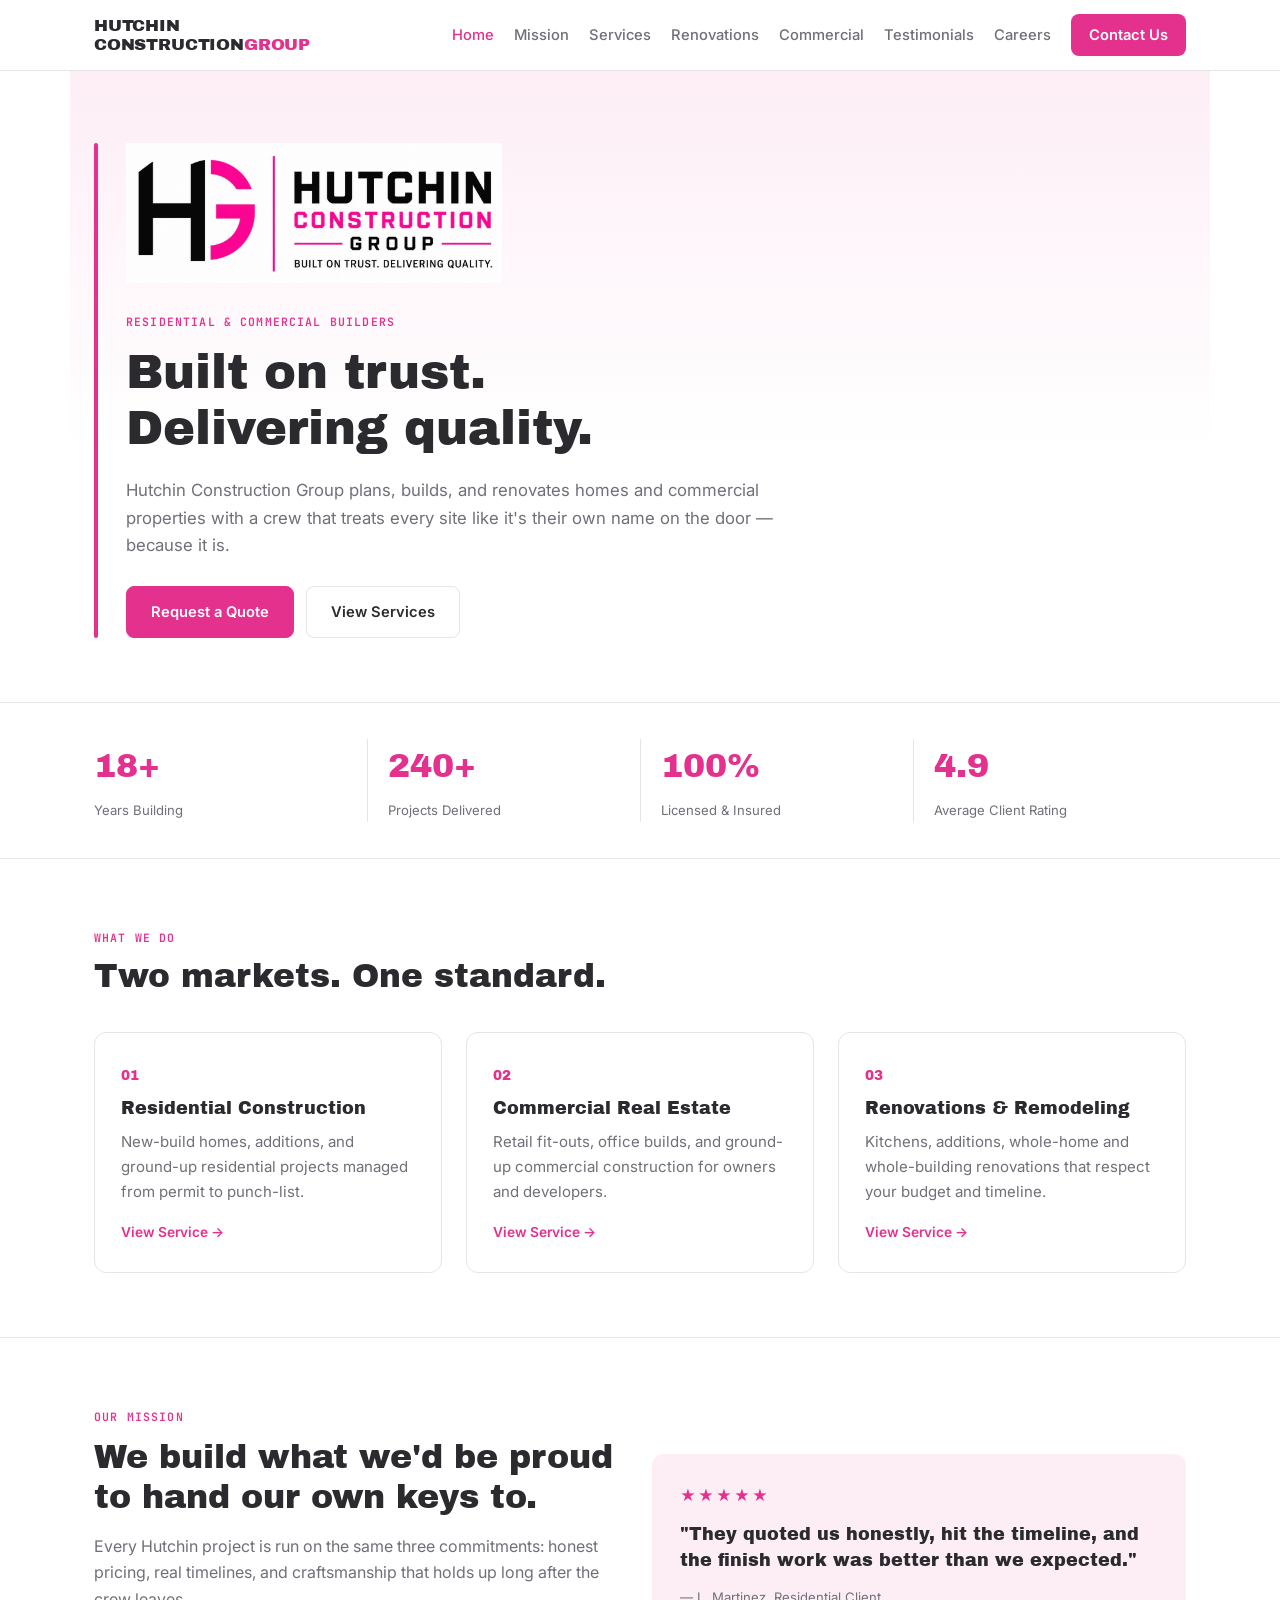
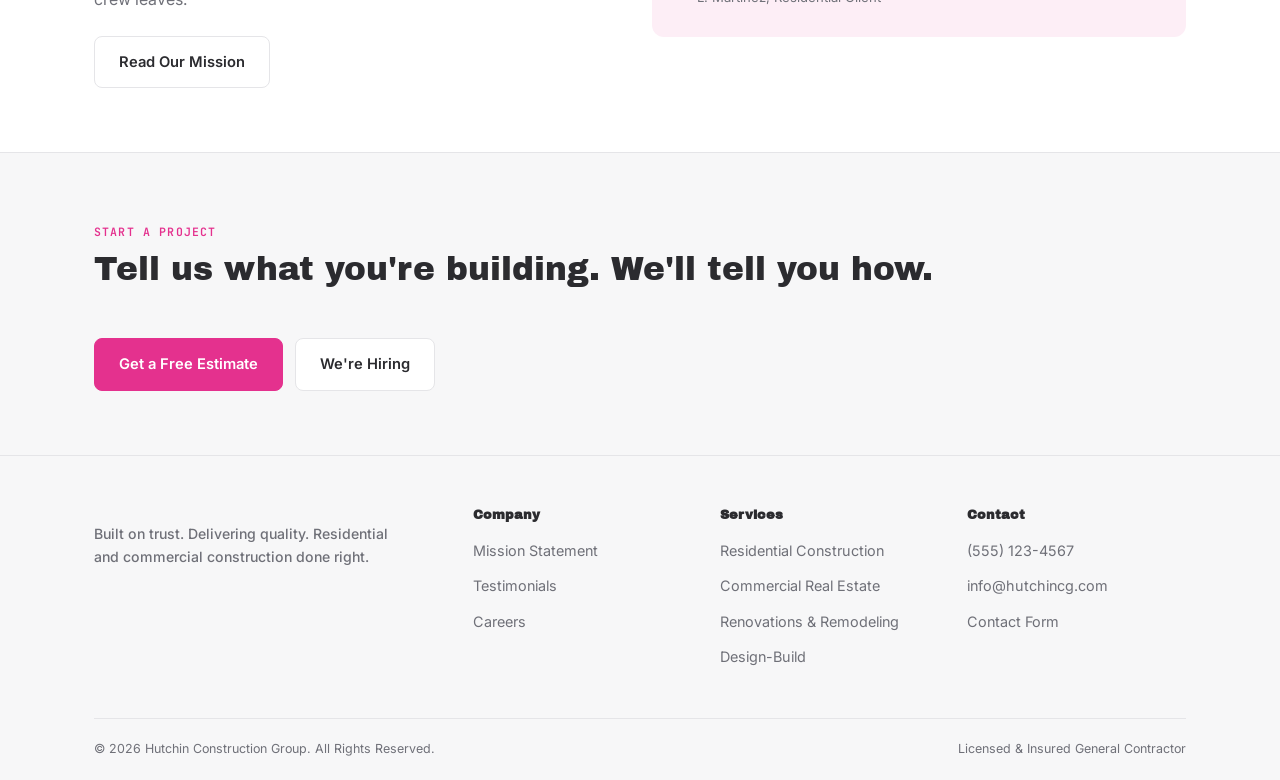
<file: index.html>
<!doctype html>
<html lang="en">
<head>
<meta charset="UTF-8">
<meta name="viewport" content="width=device-width, initial-scale=1.0">
<title>Hutchin Construction Group — Built on Trust. Delivering Quality.</title>
<link rel="preconnect" href="https://fonts.googleapis.com">
<link rel="preconnect" href="https://fonts.gstatic.com" crossorigin>
<link href="https://fonts.googleapis.com/css2?family=Archivo+Black&family=Inter:wght@400;500;600;700&family=JetBrains+Mono:wght@500;600;700&display=swap" rel="stylesheet">
<link rel="preconnect" href="https://fonts.googleapis.com">
<link rel="preconnect" href="https://fonts.gstatic.com" crossorigin>
<link href="https://fonts.googleapis.com/css2?family=Archivo+Black&family=Inter:wght@400;500;600;700&family=JetBrains+Mono:wght@500;600;700&display=swap" rel="stylesheet">
<link rel="stylesheet" href="css/style.css">
</head>
<body>

<header class="site-header">
  <div class="header-row">
    <a href="index.html" class="brand">
      <span class="word">HUTCHIN<br>CONSTRUCTION<span>GROUP</span></span>
    </a>
    <button class="menu-toggle" aria-label="Toggle menu" aria-expanded="false">MENU</button>
    <nav class="main-nav">
      <a href="index.html" class="current">Home</a>
      <a href="pages/mission.html">Mission</a>
      <a href="pages/services.html">Services</a>
      <a href="pages/renovations.html">Renovations</a>
      <a href="pages/commercial.html">Commercial</a>
      <a href="pages/testimonials.html">Testimonials</a>
      <a href="pages/careers.html">Careers</a>
      <a href="pages/contact.html" class="nav-cta">Contact Us</a>
    </nav>
  </div>
</header>

<main>

  <section class="hero">
    <span class="divider"></span>
    <div>
      <img src="images/logo.png" alt="Hutchin Construction Group logo" class="hero-logo">
      <span class="label">Residential &amp; Commercial Builders</span>
      <h1>Built on trust.<br>Delivering quality.</h1>
      <p class="lede">Hutchin Construction Group plans, builds, and renovates homes and commercial properties with a crew that treats every site like it's their own name on the door — because it is.</p>
      <div class="cta-row">
        <a href="pages/contact.html" class="btn btn-solid">Request a Quote</a>
        <a href="pages/services.html" class="btn btn-outline">View Services</a>
      </div>
    </div>
  </section>

  <section class="tight">
    <div class="container">
      <div class="stat-row">
        <div class="stat"><div class="n">18+</div><div class="l">Years Building</div></div>
        <div class="stat"><div class="n">240+</div><div class="l">Projects Delivered</div></div>
        <div class="stat"><div class="n">100%</div><div class="l">Licensed &amp; Insured</div></div>
        <div class="stat"><div class="n">4.9</div><div class="l">Average Client Rating</div></div>
      </div>
    </div>
  </section>

  <section>
    <div class="container">
      <div class="section-head">
        <span class="label">What We Do</span>
        <h2>Two markets. One standard.</h2>
      </div>
      <div class="grid grid-3">
        <div class="card">
          <span class="num">01</span>
          <h3>Residential Construction</h3>
          <p>New-build homes, additions, and ground-up residential projects managed from permit to punch-list.</p>
          <a class="more" href="pages/services.html#residential">View Service →</a>
        </div>
        <div class="card">
          <span class="num">02</span>
          <h3>Commercial Real Estate</h3>
          <p>Retail fit-outs, office builds, and ground-up commercial construction for owners and developers.</p>
          <a class="more" href="pages/commercial.html">View Service →</a>
        </div>
        <div class="card">
          <span class="num">03</span>
          <h3>Renovations &amp; Remodeling</h3>
          <p>Kitchens, additions, whole-home and whole-building renovations that respect your budget and timeline.</p>
          <a class="more" href="pages/renovations.html">View Service →</a>
        </div>
      </div>
    </div>
  </section>

  <section>
    <div class="container">
      <div class="grid grid-2" style="align-items:center;">
        <div>
          <span class="label">Our Mission</span>
          <h2 style="margin-top:10px; font-size:clamp(1.6rem,2.6vw,2.2rem);">We build what we'd be proud to hand our own keys to.</h2>
          <p style="color:var(--steel); margin-top:16px; max-width:52ch;">Every Hutchin project is run on the same three commitments: honest pricing, real timelines, and craftsmanship that holds up long after the crew leaves.</p>
          <a href="pages/mission.html" class="btn btn-outline" style="margin-top:24px;">Read Our Mission</a>
        </div>
        <div class="quote-card">
          <span class="stars">★★★★★</span>
          <blockquote>"They quoted us honestly, hit the timeline, and the finish work was better than we expected."</blockquote>
          <div class="quote-meta">— L. Martinez, Residential Client</div>
        </div>
      </div>
    </div>
  </section>

  <section class="cta-band">
    <div class="container" style="display:flex; justify-content:space-between; align-items:center; flex-wrap:wrap; gap:24px;">
      <div>
        <span class="label" style="color:var(--pink);">Start a Project</span>
        <h2>Tell us what you're building. We'll tell you how.</h2>
      </div>
      <div class="cta-row">
        <a href="pages/contact.html" class="btn btn-solid" style="background:var(--pink); border-color:var(--pink);">Get a Free Estimate</a>
        <a href="pages/careers.html" class="btn btn-outline">We're Hiring</a>
      </div>
    </div>
  </section>

</main>

<footer>
  <div class="container">
    <div class="footer-top">
      <div>
        <div class="footer-brand">
          <span class="word">HUTCHIN CONSTRUCTION GROUP</span>
        </div>
        <p class="tag">Built on trust. Delivering quality. Residential and commercial construction done right.</p>
      </div>
      <div>
        <h4>Company</h4>
        <ul>
          <li><a href="pages/mission.html">Mission Statement</a></li>
          <li><a href="pages/testimonials.html">Testimonials</a></li>
          <li><a href="pages/careers.html">Careers</a></li>
        </ul>
      </div>
      <div>
        <h4>Services</h4>
        <ul>
          <li><a href="pages/services.html#residential">Residential Construction</a></li>
          <li><a href="pages/commercial.html">Commercial Real Estate</a></li>
          <li><a href="pages/renovations.html">Renovations &amp; Remodeling</a></li>
          <li><a href="pages/services.html#design-build">Design-Build</a></li>
        </ul>
      </div>
      <div>
        <h4>Contact</h4>
        <ul>
          <li><a href="tel:+15551234567">(555) 123-4567</a></li>
          <li><a href="mailto:info@hutchincg.com">info@hutchincg.com</a></li>
          <li><a href="pages/contact.html">Contact Form</a></li>
        </ul>
      </div>
    </div>
    <div class="footer-bottom">
      <span>© 2026 Hutchin Construction Group. All Rights Reserved.</span>
      <span>Licensed &amp; Insured General Contractor</span>
    </div>
  </div>
</footer>

<script src="js/main.js"></script>
</body>
</html>
</file>
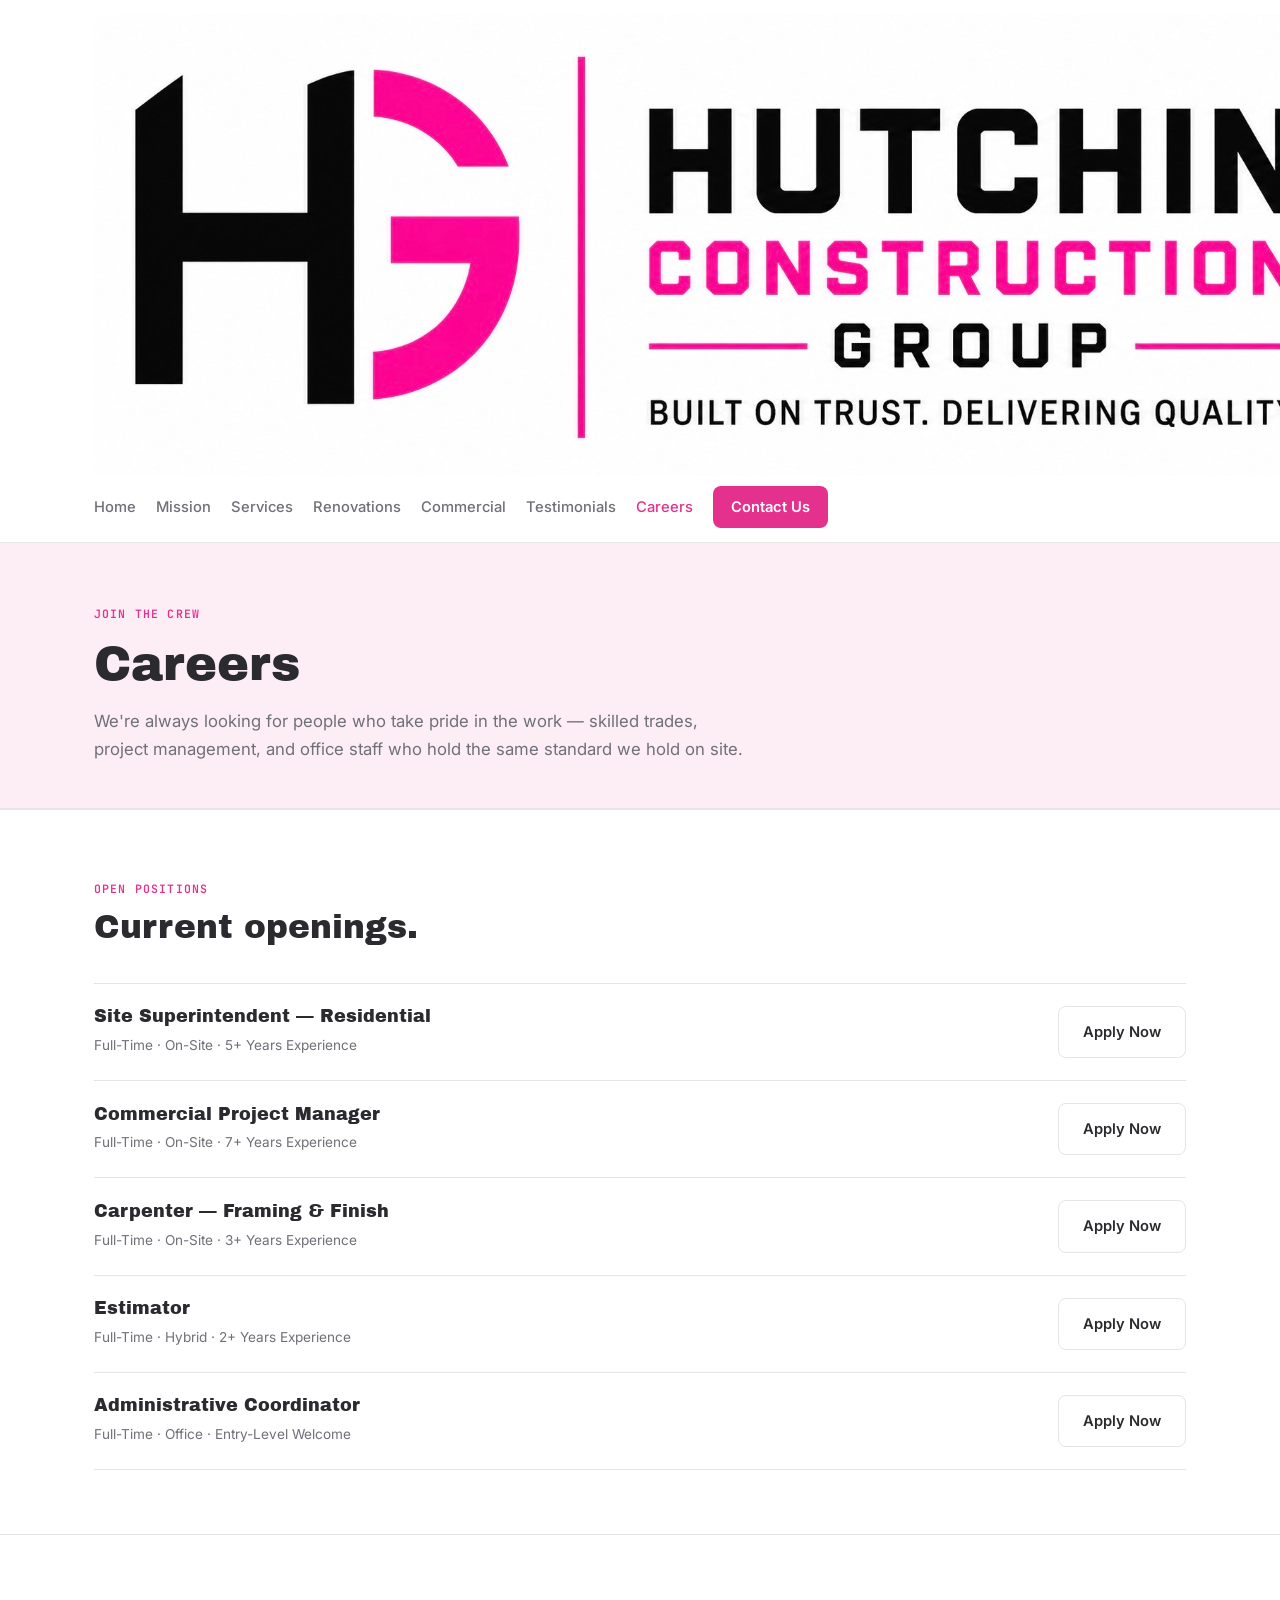
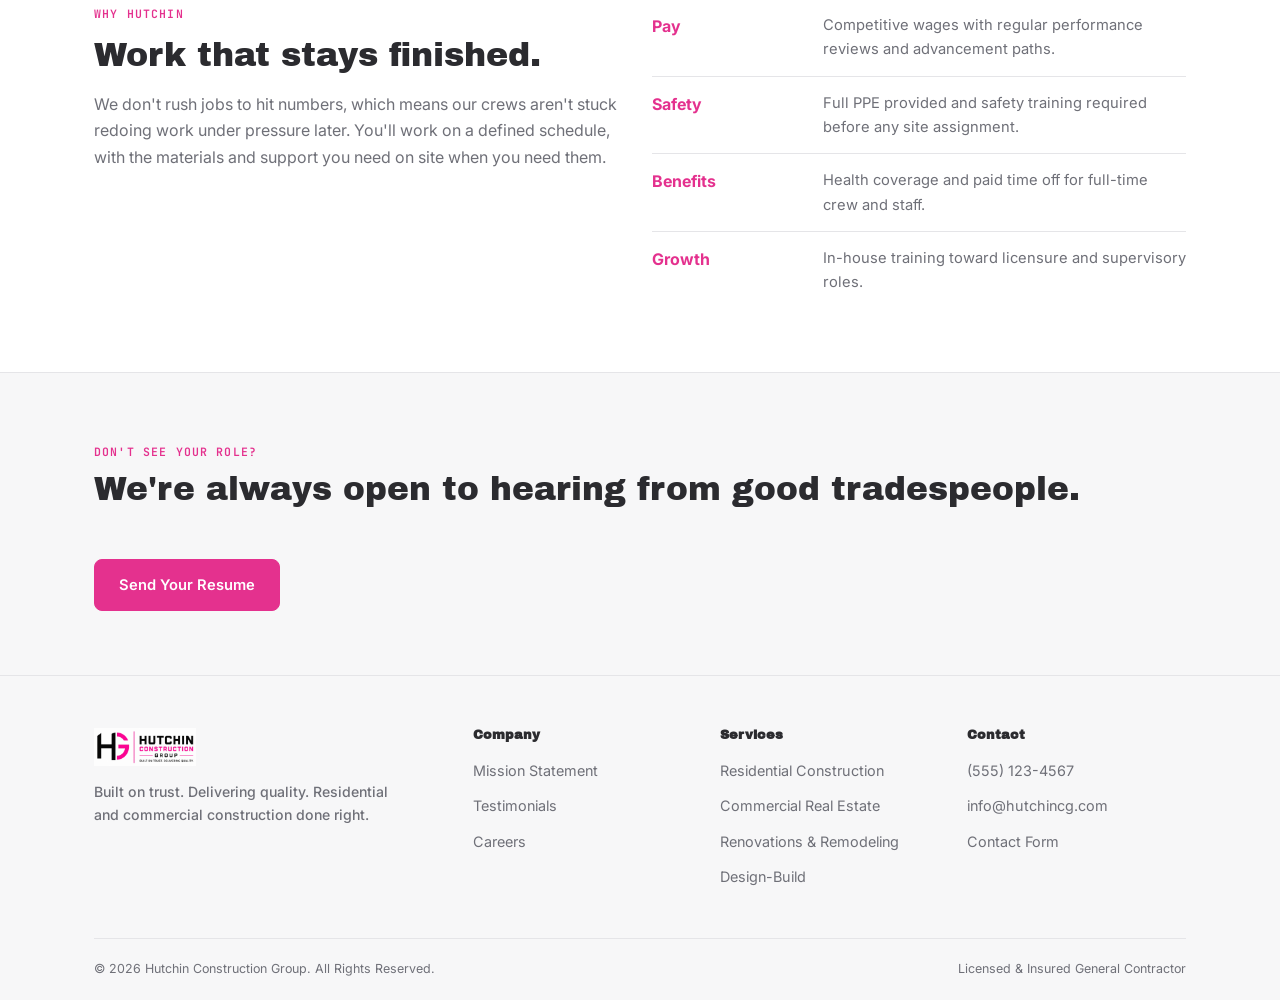
<file: careers.html>
<!doctype html>
<html lang="en">
<head>
<meta charset="UTF-8">
<meta name="viewport" content="width=device-width, initial-scale=1.0">
<title>Careers — Hutchin Construction Group</title>
<link rel="preconnect" href="https://fonts.googleapis.com">
<link rel="preconnect" href="https://fonts.gstatic.com" crossorigin>
<link href="https://fonts.googleapis.com/css2?family=Archivo+Black&family=Inter:wght@400;500;600;700&family=JetBrains+Mono:wght@500;600;700&display=swap" rel="stylesheet">
<link rel="stylesheet" href="../css/style.css">
</head>
<body>

<header class="site-header">
  <div class="header-row">
    <a href="../index.html" class="brand">
      <img src="../images/logo.png" alt="Hutchin Construction Group logo">
      <span class="word">HUTCHIN<br>CONSTRUCTION<span>GROUP</span></span>
    </a>
    <button class="menu-toggle" aria-label="Toggle menu" aria-expanded="false">MENU</button>
    <nav class="main-nav">
      <a href="../index.html">Home</a>
      <a href="mission.html">Mission</a>
      <a href="services.html">Services</a>
      <a href="renovations.html">Renovations</a>
      <a href="commercial.html">Commercial</a>
      <a href="testimonials.html">Testimonials</a>
      <a href="careers.html" class="current">Careers</a>
      <a href="contact.html" class="nav-cta">Contact Us</a>
    </nav>
  </div>
</header>

<main>

  <section class="page-hero">
    <div class="container">
      <span class="label">Join The Crew</span>
      <h1>Careers</h1>
      <p class="lede">We're always looking for people who take pride in the work — skilled trades, project management, and office staff who hold the same standard we hold on site.</p>
    </div>
  </section>

  <section>
    <div class="container">
      <div class="section-head">
        <span class="label">Open Positions</span>
        <h2>Current openings.</h2>
      </div>

      <div class="job-row">
        <div>
          <h3>Site Superintendent — Residential</h3>
          <div class="meta">Full-Time · On-Site · 5+ Years Experience</div>
        </div>
        <a href="contact.html" class="btn btn-outline">Apply Now</a>
      </div>
      <div class="job-row">
        <div>
          <h3>Commercial Project Manager</h3>
          <div class="meta">Full-Time · On-Site · 7+ Years Experience</div>
        </div>
        <a href="contact.html" class="btn btn-outline">Apply Now</a>
      </div>
      <div class="job-row">
        <div>
          <h3>Carpenter — Framing &amp; Finish</h3>
          <div class="meta">Full-Time · On-Site · 3+ Years Experience</div>
        </div>
        <a href="contact.html" class="btn btn-outline">Apply Now</a>
      </div>
      <div class="job-row">
        <div>
          <h3>Estimator</h3>
          <div class="meta">Full-Time · Hybrid · 2+ Years Experience</div>
        </div>
        <a href="contact.html" class="btn btn-outline">Apply Now</a>
      </div>
      <div class="job-row">
        <div>
          <h3>Administrative Coordinator</h3>
          <div class="meta">Full-Time · Office · Entry-Level Welcome</div>
        </div>
        <a href="contact.html" class="btn btn-outline">Apply Now</a>
      </div>
    </div>
  </section>

  <section>
    <div class="container">
      <div class="grid grid-2">
        <div>
          <span class="label">Why Hutchin</span>
          <h2 style="margin-top:10px; font-size:clamp(1.5rem,2.6vw,2.1rem);">Work that stays finished.</h2>
          <p style="color:var(--steel); margin-top:16px;">We don't rush jobs to hit numbers, which means our crews aren't stuck redoing work under pressure later. You'll work on a defined schedule, with the materials and support you need on site when you need them.</p>
        </div>
        <table class="values-list">
          <tr><td>Pay</td><td>Competitive wages with regular performance reviews and advancement paths.</td></tr>
          <tr><td>Safety</td><td>Full PPE provided and safety training required before any site assignment.</td></tr>
          <tr><td>Benefits</td><td>Health coverage and paid time off for full-time crew and staff.</td></tr>
          <tr><td>Growth</td><td>In-house training toward licensure and supervisory roles.</td></tr>
        </table>
      </div>
    </div>
  </section>

  <section class="cta-band">
    <div class="container" style="display:flex; justify-content:space-between; align-items:center; flex-wrap:wrap; gap:24px;">
      <div>
        <span class="label" style="color:var(--pink);">Don't See Your Role?</span>
        <h2>We're always open to hearing from good tradespeople.</h2>
      </div>
      <div class="cta-row">
        <a href="contact.html" class="btn btn-solid" style="background:var(--pink); border-color:var(--pink);">Send Your Resume</a>
      </div>
    </div>
  </section>

</main>

<footer>
  <div class="container">
    <div class="footer-top">
      <div>
        <div class="footer-brand">
          <img src="../images/logo.png" alt="Hutchin Construction Group logo">
          <span class="word">HUTCHIN CONSTRUCTION GROUP</span>
        </div>
        <p class="tag">Built on trust. Delivering quality. Residential and commercial construction done right.</p>
      </div>
      <div>
        <h4>Company</h4>
        <ul>
          <li><a href="mission.html">Mission Statement</a></li>
          <li><a href="testimonials.html">Testimonials</a></li>
          <li><a href="careers.html">Careers</a></li>
        </ul>
      </div>
      <div>
        <h4>Services</h4>
        <ul>
          <li><a href="services.html#residential">Residential Construction</a></li>
          <li><a href="commercial.html">Commercial Real Estate</a></li>
          <li><a href="renovations.html">Renovations &amp; Remodeling</a></li>
          <li><a href="services.html#design-build">Design-Build</a></li>
        </ul>
      </div>
      <div>
        <h4>Contact</h4>
        <ul>
          <li><a href="tel:+15551234567">(555) 123-4567</a></li>
          <li><a href="mailto:info@hutchincg.com">info@hutchincg.com</a></li>
          <li><a href="contact.html">Contact Form</a></li>
        </ul>
      </div>
    </div>
    <div class="footer-bottom">
      <span>© 2026 Hutchin Construction Group. All Rights Reserved.</span>
      <span>Licensed &amp; Insured General Contractor</span>
    </div>
  </div>
</footer>

<script src="../js/main.js"></script>
</body>
</html>
</file>
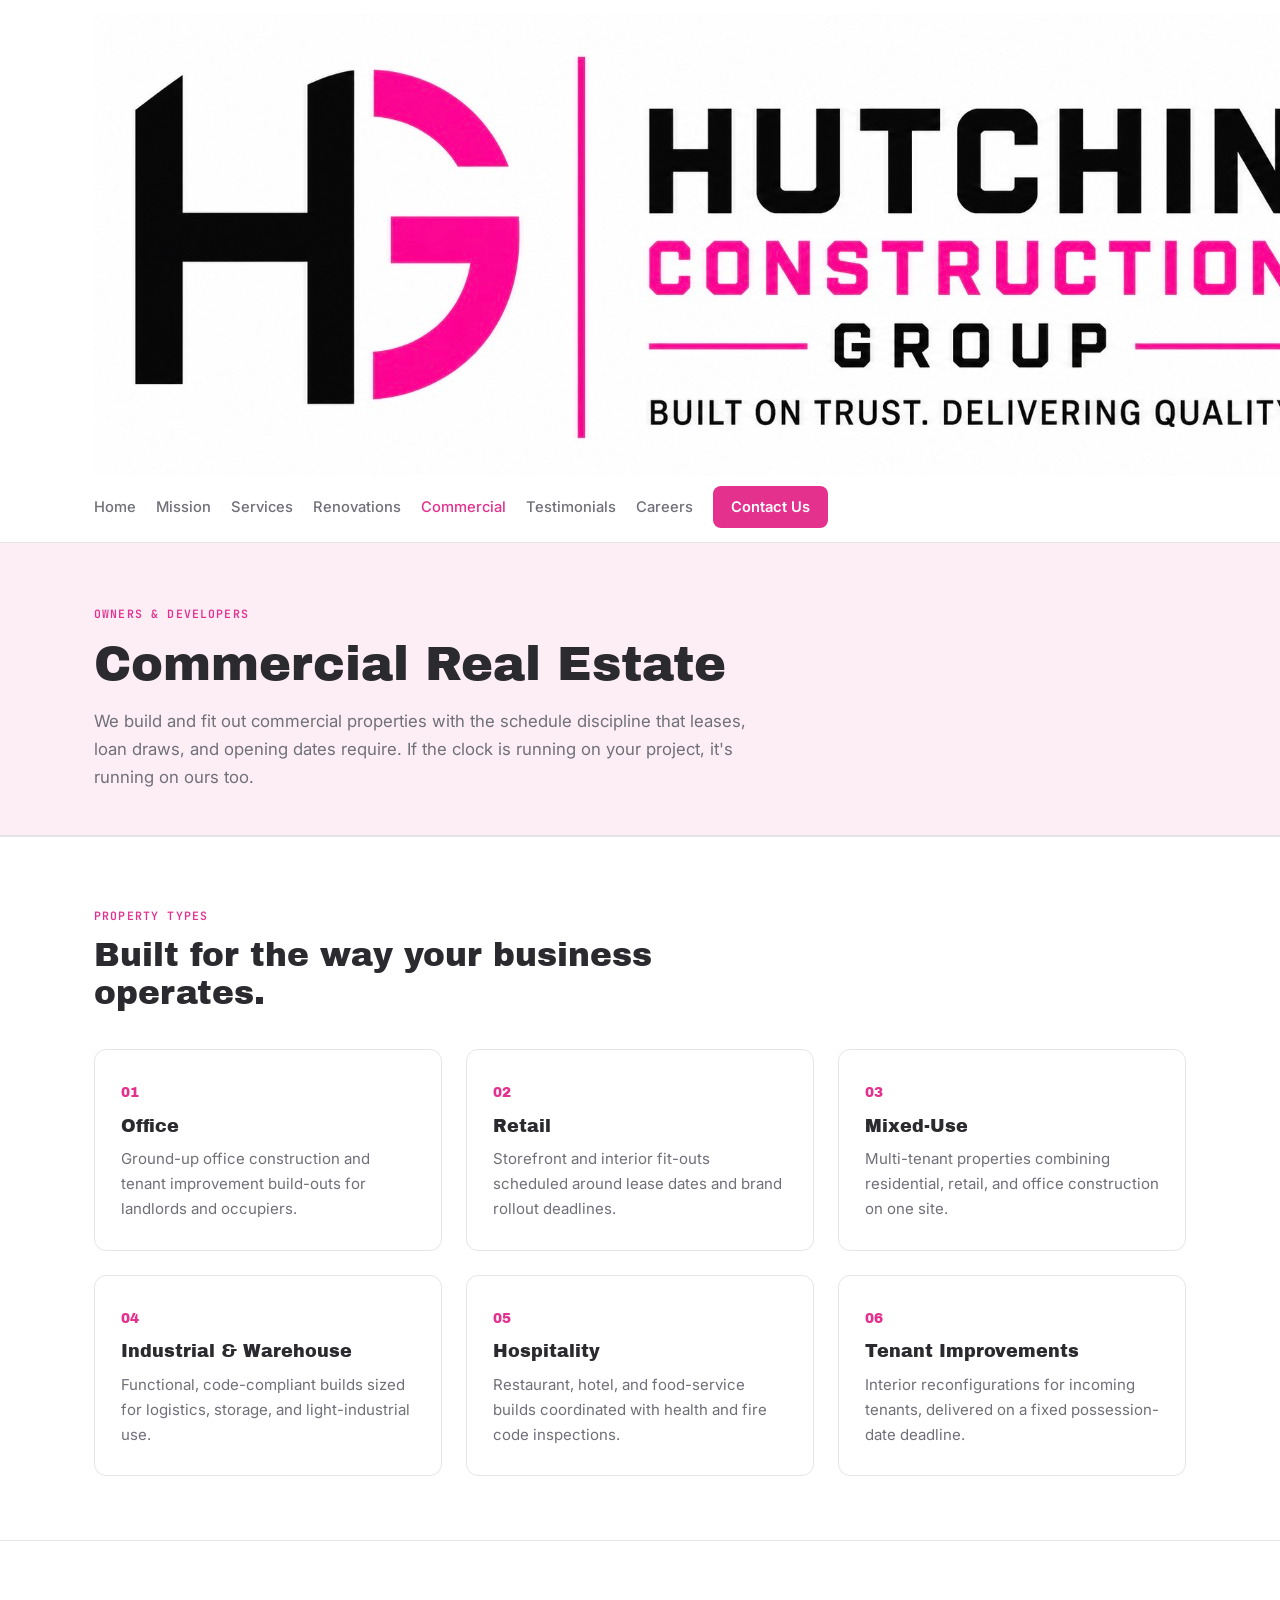
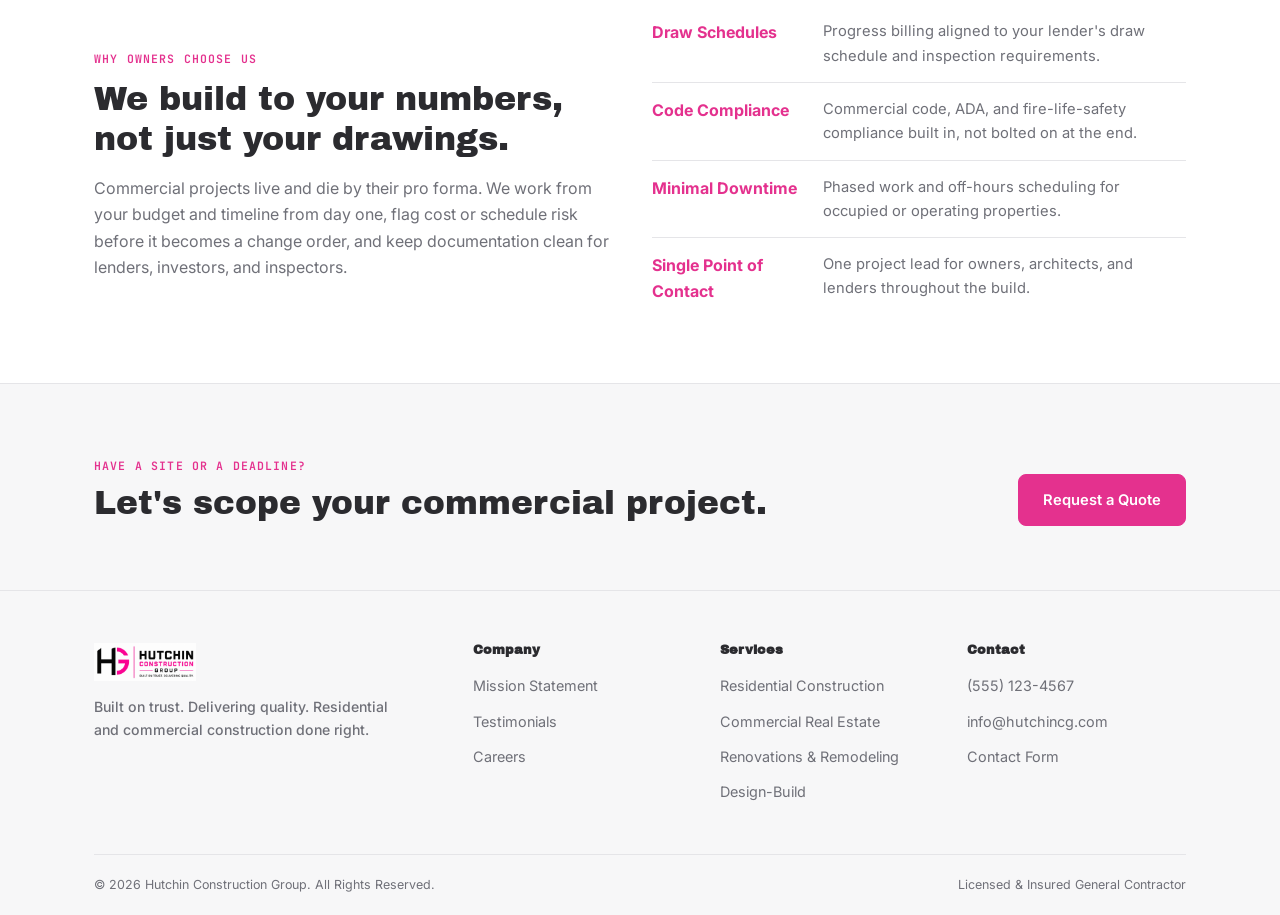
<file: commercial.html>
<!doctype html>
<html lang="en">
<head>
<meta charset="UTF-8">
<meta name="viewport" content="width=device-width, initial-scale=1.0">
<title>Commercial Real Estate — Hutchin Construction Group</title>
<link rel="preconnect" href="https://fonts.googleapis.com">
<link rel="preconnect" href="https://fonts.gstatic.com" crossorigin>
<link href="https://fonts.googleapis.com/css2?family=Archivo+Black&family=Inter:wght@400;500;600;700&family=JetBrains+Mono:wght@500;600;700&display=swap" rel="stylesheet">
<link rel="stylesheet" href="../css/style.css">
</head>
<body>

<header class="site-header">
  <div class="header-row">
    <a href="../index.html" class="brand">
      <img src="../images/logo.png" alt="Hutchin Construction Group logo">
      <span class="word">HUTCHIN<br>CONSTRUCTION<span>GROUP</span></span>
    </a>
    <button class="menu-toggle" aria-label="Toggle menu" aria-expanded="false">MENU</button>
    <nav class="main-nav">
      <a href="../index.html">Home</a>
      <a href="mission.html">Mission</a>
      <a href="services.html">Services</a>
      <a href="renovations.html">Renovations</a>
      <a href="commercial.html" class="current">Commercial</a>
      <a href="testimonials.html">Testimonials</a>
      <a href="careers.html">Careers</a>
      <a href="contact.html" class="nav-cta">Contact Us</a>
    </nav>
  </div>
</header>

<main>

  <section class="page-hero">
    <div class="container">
      <span class="label">Owners &amp; Developers</span>
      <h1>Commercial Real Estate</h1>
      <p class="lede">We build and fit out commercial properties with the schedule discipline that leases, loan draws, and opening dates require. If the clock is running on your project, it's running on ours too.</p>
    </div>
  </section>

  <section>
    <div class="container">
      <div class="section-head">
        <span class="label">Property Types</span>
        <h2>Built for the way your business operates.</h2>
      </div>
      <div class="grid grid-3">
        <div class="card">
          <span class="num">01</span>
          <h3>Office</h3>
          <p>Ground-up office construction and tenant improvement build-outs for landlords and occupiers.</p>
        </div>
        <div class="card">
          <span class="num">02</span>
          <h3>Retail</h3>
          <p>Storefront and interior fit-outs scheduled around lease dates and brand rollout deadlines.</p>
        </div>
        <div class="card">
          <span class="num">03</span>
          <h3>Mixed-Use</h3>
          <p>Multi-tenant properties combining residential, retail, and office construction on one site.</p>
        </div>
        <div class="card">
          <span class="num">04</span>
          <h3>Industrial &amp; Warehouse</h3>
          <p>Functional, code-compliant builds sized for logistics, storage, and light-industrial use.</p>
        </div>
        <div class="card">
          <span class="num">05</span>
          <h3>Hospitality</h3>
          <p>Restaurant, hotel, and food-service builds coordinated with health and fire code inspections.</p>
        </div>
        <div class="card">
          <span class="num">06</span>
          <h3>Tenant Improvements</h3>
          <p>Interior reconfigurations for incoming tenants, delivered on a fixed possession-date deadline.</p>
        </div>
      </div>
    </div>
  </section>

  <section>
    <div class="container">
      <div class="grid grid-2" style="align-items:center;">
        <div>
          <span class="label">Why Owners Choose Us</span>
          <h2 style="margin-top:10px; font-size:clamp(1.5rem,2.6vw,2.1rem);">We build to your numbers, not just your drawings.</h2>
          <p style="color:var(--steel); margin-top:16px;">Commercial projects live and die by their pro forma. We work from your budget and timeline from day one, flag cost or schedule risk before it becomes a change order, and keep documentation clean for lenders, investors, and inspectors.</p>
        </div>
        <table class="values-list">
          <tr><td>Draw Schedules</td><td>Progress billing aligned to your lender's draw schedule and inspection requirements.</td></tr>
          <tr><td>Code Compliance</td><td>Commercial code, ADA, and fire-life-safety compliance built in, not bolted on at the end.</td></tr>
          <tr><td>Minimal Downtime</td><td>Phased work and off-hours scheduling for occupied or operating properties.</td></tr>
          <tr><td>Single Point of Contact</td><td>One project lead for owners, architects, and lenders throughout the build.</td></tr>
        </table>
      </div>
    </div>
  </section>

  <section class="cta-band">
    <div class="container" style="display:flex; justify-content:space-between; align-items:center; flex-wrap:wrap; gap:24px;">
      <div>
        <span class="label" style="color:var(--pink);">Have a Site or a Deadline?</span>
        <h2>Let's scope your commercial project.</h2>
      </div>
      <div class="cta-row">
        <a href="contact.html" class="btn btn-solid" style="background:var(--pink); border-color:var(--pink);">Request a Quote</a>
      </div>
    </div>
  </section>

</main>

<footer>
  <div class="container">
    <div class="footer-top">
      <div>
        <div class="footer-brand">
          <img src="../images/logo.png" alt="Hutchin Construction Group logo">
          <span class="word">HUTCHIN CONSTRUCTION GROUP</span>
        </div>
        <p class="tag">Built on trust. Delivering quality. Residential and commercial construction done right.</p>
      </div>
      <div>
        <h4>Company</h4>
        <ul>
          <li><a href="mission.html">Mission Statement</a></li>
          <li><a href="testimonials.html">Testimonials</a></li>
          <li><a href="careers.html">Careers</a></li>
        </ul>
      </div>
      <div>
        <h4>Services</h4>
        <ul>
          <li><a href="services.html#residential">Residential Construction</a></li>
          <li><a href="commercial.html">Commercial Real Estate</a></li>
          <li><a href="renovations.html">Renovations &amp; Remodeling</a></li>
          <li><a href="services.html#design-build">Design-Build</a></li>
        </ul>
      </div>
      <div>
        <h4>Contact</h4>
        <ul>
          <li><a href="tel:+15551234567">(555) 123-4567</a></li>
          <li><a href="mailto:info@hutchincg.com">info@hutchincg.com</a></li>
          <li><a href="contact.html">Contact Form</a></li>
        </ul>
      </div>
    </div>
    <div class="footer-bottom">
      <span>© 2026 Hutchin Construction Group. All Rights Reserved.</span>
      <span>Licensed &amp; Insured General Contractor</span>
    </div>
  </div>
</footer>

<script src="../js/main.js"></script>
</body>
</html>
</file>
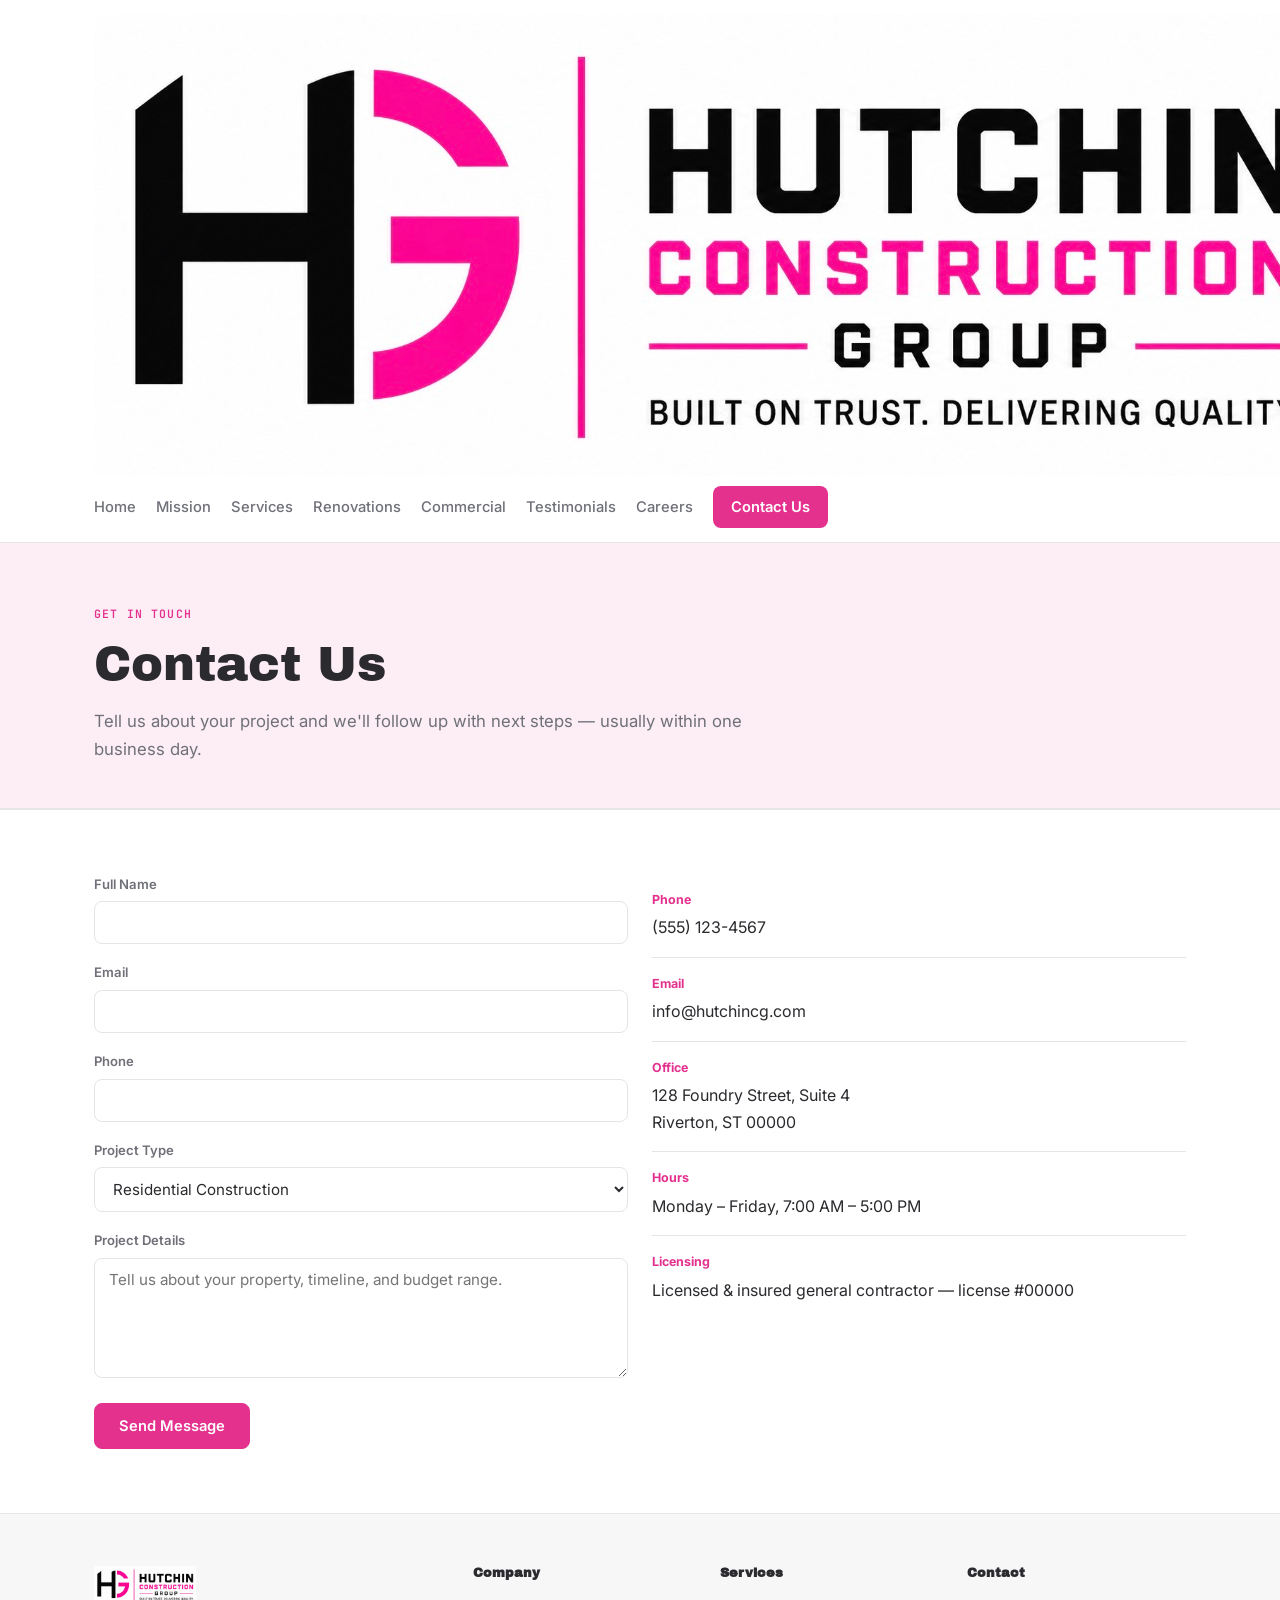
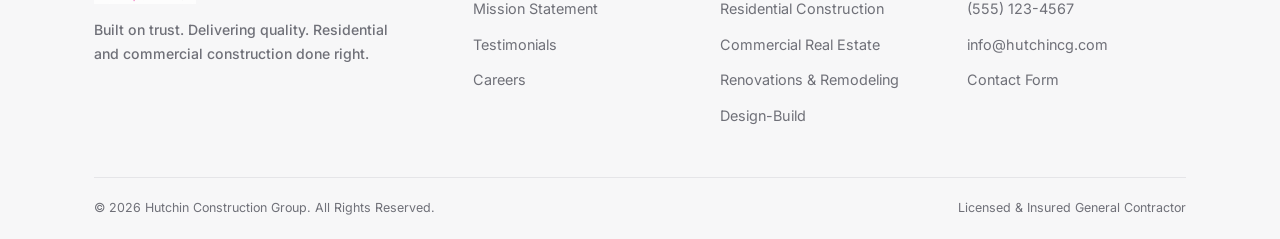
<file: contact.html>
<!doctype html>
<html lang="en">
<head>
<meta charset="UTF-8">
<meta name="viewport" content="width=device-width, initial-scale=1.0">
<title>Contact Us — Hutchin Construction Group</title>
<link rel="preconnect" href="https://fonts.googleapis.com">
<link rel="preconnect" href="https://fonts.gstatic.com" crossorigin>
<link href="https://fonts.googleapis.com/css2?family=Archivo+Black&family=Inter:wght@400;500;600;700&family=JetBrains+Mono:wght@500;600;700&display=swap" rel="stylesheet">
<link rel="stylesheet" href="../css/style.css">
</head>
<body>

<header class="site-header">
  <div class="header-row">
    <a href="../index.html" class="brand">
      <img src="../images/logo.png" alt="Hutchin Construction Group logo">
      <span class="word">HUTCHIN<br>CONSTRUCTION<span>GROUP</span></span>
    </a>
    <button class="menu-toggle" aria-label="Toggle menu" aria-expanded="false">MENU</button>
    <nav class="main-nav">
      <a href="../index.html">Home</a>
      <a href="mission.html">Mission</a>
      <a href="services.html">Services</a>
      <a href="renovations.html">Renovations</a>
      <a href="commercial.html">Commercial</a>
      <a href="testimonials.html">Testimonials</a>
      <a href="careers.html">Careers</a>
      <a href="contact.html" class="nav-cta current">Contact Us</a>
    </nav>
  </div>
</header>

<main>

  <section class="page-hero">
    <div class="container">
      <span class="label">Get In Touch</span>
      <h1>Contact Us</h1>
      <p class="lede">Tell us about your project and we'll follow up with next steps — usually within one business day.</p>
    </div>
  </section>

  <section>
    <div class="container">
      <div class="grid grid-2">
        <form class="contact-form" onsubmit="return false;">
          <div>
            <label for="name">Full Name</label>
            <input type="text" id="name" name="name" required>
          </div>
          <div>
            <label for="email">Email</label>
            <input type="email" id="email" name="email" required>
          </div>
          <div>
            <label for="phone">Phone</label>
            <input type="tel" id="phone" name="phone">
          </div>
          <div>
            <label for="project">Project Type</label>
            <select id="project" name="project">
              <option>Residential Construction</option>
              <option>Commercial Construction</option>
              <option>Renovation / Remodel</option>
              <option>Custom Build</option>
              <option>Design-Build Services</option>
              <option>Other</option>
            </select>
          </div>
          <div>
            <label for="message">Project Details</label>
            <textarea id="message" name="message" placeholder="Tell us about your property, timeline, and budget range."></textarea>
          </div>
          <button type="submit" class="btn btn-solid" style="width:fit-content;">Send Message</button>
        </form>

        <div>
          <ul class="info-list">
            <li>
              <span class="k">Phone</span>
              <a href="tel:+15551234567">(555) 123-4567</a>
            </li>
            <li>
              <span class="k">Email</span>
              <a href="mailto:info@hutchincg.com">info@hutchincg.com</a>
            </li>
            <li>
              <span class="k">Office</span>
              <span>128 Foundry Street, Suite 4<br>Riverton, ST 00000</span>
            </li>
            <li>
              <span class="k">Hours</span>
              <span>Monday – Friday, 7:00 AM – 5:00 PM</span>
            </li>
            <li>
              <span class="k">Licensing</span>
              <span>Licensed &amp; insured general contractor — license #00000</span>
            </li>
          </ul>
        </div>
      </div>
    </div>
  </section>

</main>

<footer>
  <div class="container">
    <div class="footer-top">
      <div>
        <div class="footer-brand">
          <img src="../images/logo.png" alt="Hutchin Construction Group logo">
          <span class="word">HUTCHIN CONSTRUCTION GROUP</span>
        </div>
        <p class="tag">Built on trust. Delivering quality. Residential and commercial construction done right.</p>
      </div>
      <div>
        <h4>Company</h4>
        <ul>
          <li><a href="mission.html">Mission Statement</a></li>
          <li><a href="testimonials.html">Testimonials</a></li>
          <li><a href="careers.html">Careers</a></li>
        </ul>
      </div>
      <div>
        <h4>Services</h4>
        <ul>
          <li><a href="services.html#residential">Residential Construction</a></li>
          <li><a href="commercial.html">Commercial Real Estate</a></li>
          <li><a href="renovations.html">Renovations &amp; Remodeling</a></li>
          <li><a href="services.html#design-build">Design-Build</a></li>
        </ul>
      </div>
      <div>
        <h4>Contact</h4>
        <ul>
          <li><a href="tel:+15551234567">(555) 123-4567</a></li>
          <li><a href="mailto:info@hutchincg.com">info@hutchincg.com</a></li>
          <li><a href="contact.html">Contact Form</a></li>
        </ul>
      </div>
    </div>
    <div class="footer-bottom">
      <span>© 2026 Hutchin Construction Group. All Rights Reserved.</span>
      <span>Licensed &amp; Insured General Contractor</span>
    </div>
  </div>
</footer>

<script src="../js/main.js"></script>
</body>
</html>
</file>
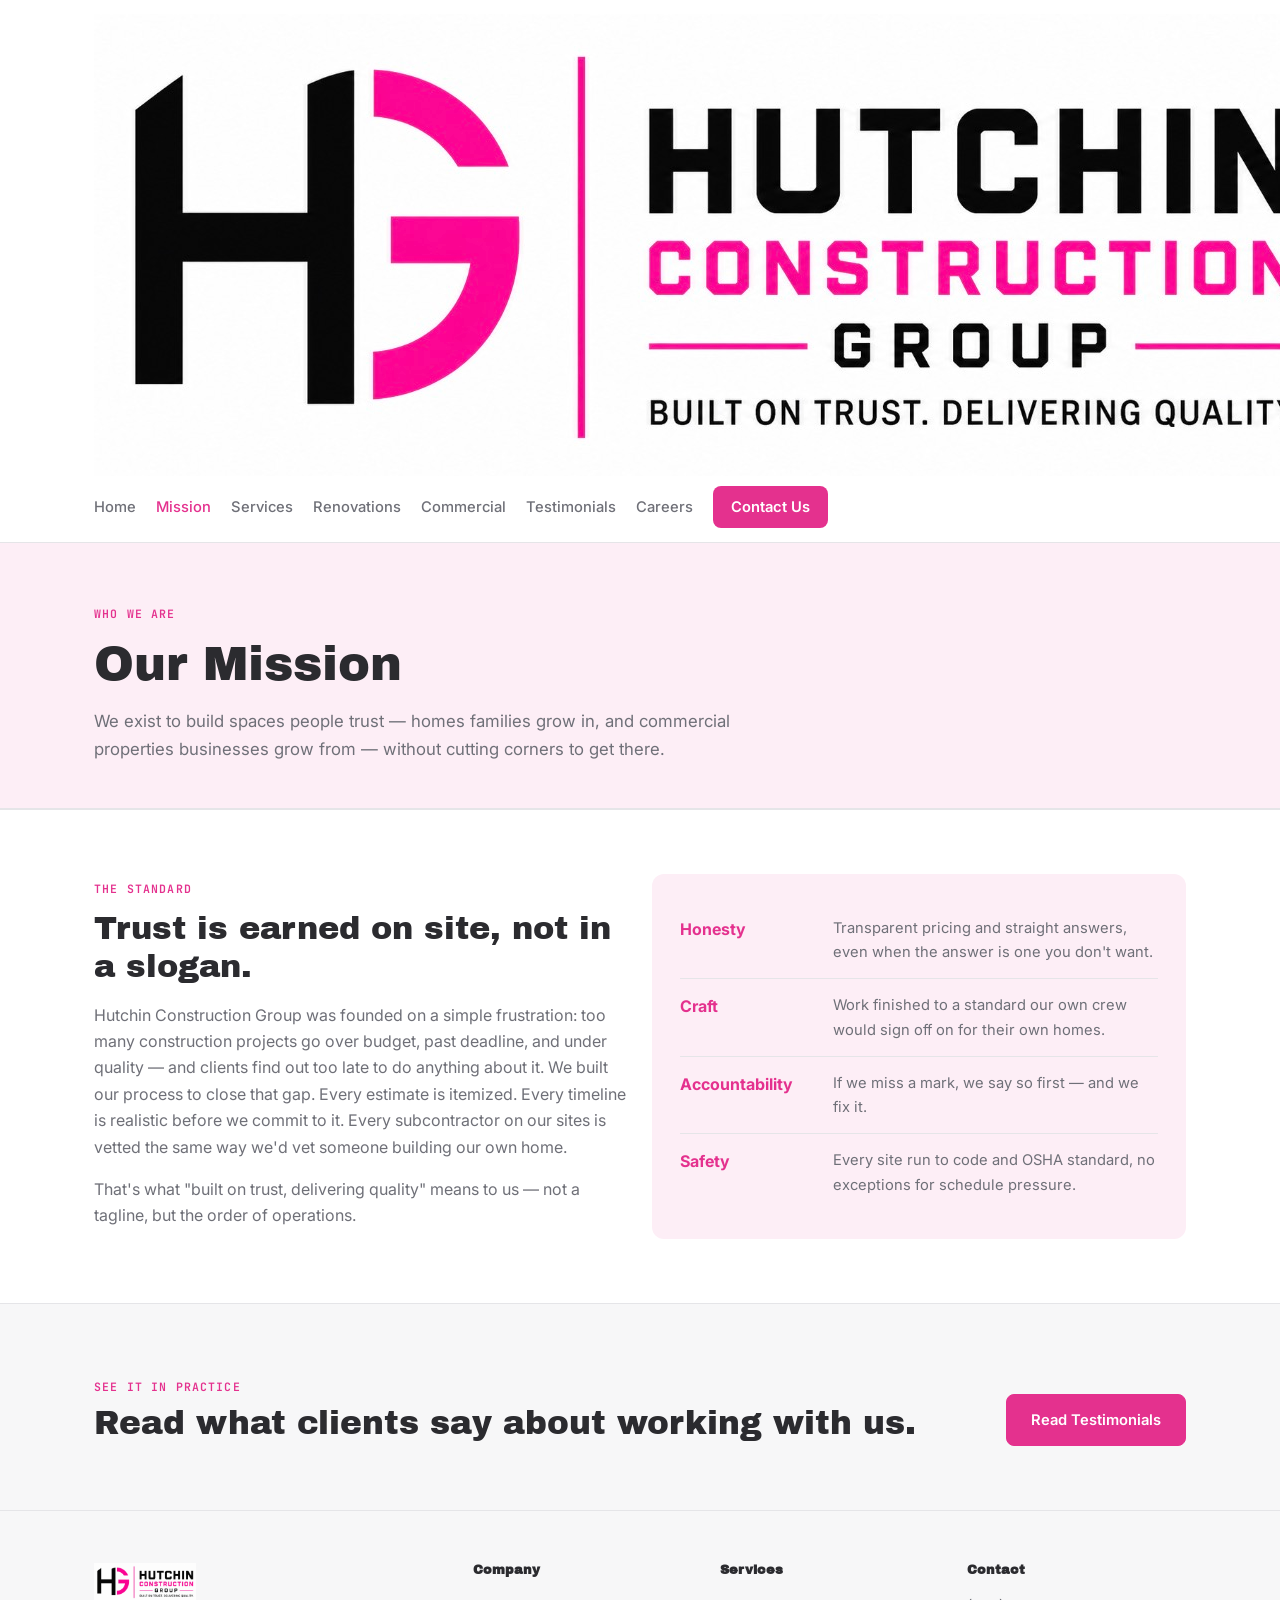
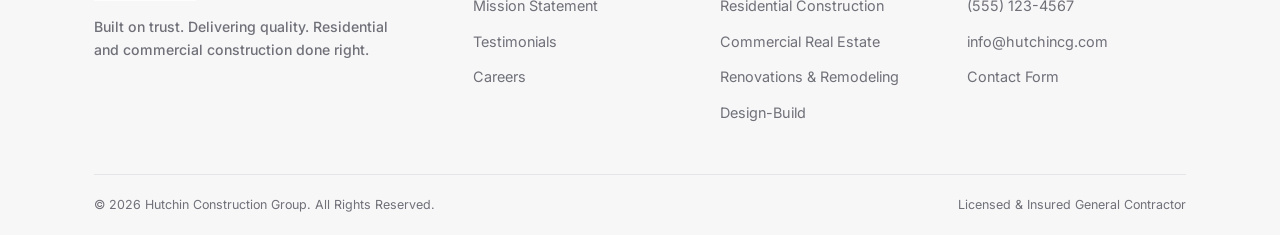
<file: mission.html>
<!doctype html>
<html lang="en">
<head>
<meta charset="UTF-8">
<meta name="viewport" content="width=device-width, initial-scale=1.0">
<title>Mission Statement — Hutchin Construction Group</title>
<link rel="preconnect" href="https://fonts.googleapis.com">
<link rel="preconnect" href="https://fonts.gstatic.com" crossorigin>
<link href="https://fonts.googleapis.com/css2?family=Archivo+Black&family=Inter:wght@400;500;600;700&family=JetBrains+Mono:wght@500;600;700&display=swap" rel="stylesheet">
<link rel="stylesheet" href="../css/style.css">
</head>
<body>

<header class="site-header">
  <div class="header-row">
    <a href="../index.html" class="brand">
      <img src="../images/logo.png" alt="Hutchin Construction Group logo">
      <span class="word">HUTCHIN<br>CONSTRUCTION<span>GROUP</span></span>
    </a>
    <button class="menu-toggle" aria-label="Toggle menu" aria-expanded="false">MENU</button>
    <nav class="main-nav">
      <a href="../index.html">Home</a>
      <a href="mission.html" class="current">Mission</a>
      <a href="services.html">Services</a>
      <a href="renovations.html">Renovations</a>
      <a href="commercial.html">Commercial</a>
      <a href="testimonials.html">Testimonials</a>
      <a href="careers.html">Careers</a>
      <a href="contact.html" class="nav-cta">Contact Us</a>
    </nav>
  </div>
</header>

<main>

  <section class="page-hero">
    <div class="container">
      <span class="label">Who We Are</span>
      <h1>Our Mission</h1>
      <p class="lede">We exist to build spaces people trust — homes families grow in, and commercial properties businesses grow from — without cutting corners to get there.</p>
    </div>
  </section>

  <section>
    <div class="container">
      <div class="grid grid-2">
        <div>
          <span class="label">The Standard</span>
          <h2 style="margin-top:10px; font-size:clamp(1.5rem,2.6vw,2rem);">Trust is earned on site, not in a slogan.</h2>
          <p style="color:var(--steel); margin-top:16px;">Hutchin Construction Group was founded on a simple frustration: too many construction projects go over budget, past deadline, and under quality — and clients find out too late to do anything about it. We built our process to close that gap. Every estimate is itemized. Every timeline is realistic before we commit to it. Every subcontractor on our sites is vetted the same way we'd vet someone building our own home.</p>
          <p style="color:var(--steel); margin-top:16px;">That's what "built on trust, delivering quality" means to us — not a tagline, but the order of operations.</p>
        </div>
        <div class="quote-card">
          <table class="values-list">
            <tr><td>Honesty</td><td>Transparent pricing and straight answers, even when the answer is one you don't want.</td></tr>
            <tr><td>Craft</td><td>Work finished to a standard our own crew would sign off on for their own homes.</td></tr>
            <tr><td>Accountability</td><td>If we miss a mark, we say so first — and we fix it.</td></tr>
            <tr><td>Safety</td><td>Every site run to code and OSHA standard, no exceptions for schedule pressure.</td></tr>
          </table>
        </div>
      </div>
    </div>
  </section>

  <section class="cta-band">
    <div class="container" style="display:flex; justify-content:space-between; align-items:center; flex-wrap:wrap; gap:24px;">
      <div>
        <span class="label" style="color:var(--pink);">See It in Practice</span>
        <h2>Read what clients say about working with us.</h2>
      </div>
      <div class="cta-row">
        <a href="testimonials.html" class="btn btn-solid" style="background:var(--pink); border-color:var(--pink);">Read Testimonials</a>
      </div>
    </div>
  </section>

</main>

<footer>
  <div class="container">
    <div class="footer-top">
      <div>
        <div class="footer-brand">
          <img src="../images/logo.png" alt="Hutchin Construction Group logo">
          <span class="word">HUTCHIN CONSTRUCTION GROUP</span>
        </div>
        <p class="tag">Built on trust. Delivering quality. Residential and commercial construction done right.</p>
      </div>
      <div>
        <h4>Company</h4>
        <ul>
          <li><a href="mission.html">Mission Statement</a></li>
          <li><a href="testimonials.html">Testimonials</a></li>
          <li><a href="careers.html">Careers</a></li>
        </ul>
      </div>
      <div>
        <h4>Services</h4>
        <ul>
          <li><a href="services.html#residential">Residential Construction</a></li>
          <li><a href="commercial.html">Commercial Real Estate</a></li>
          <li><a href="renovations.html">Renovations &amp; Remodeling</a></li>
          <li><a href="services.html#design-build">Design-Build</a></li>
        </ul>
      </div>
      <div>
        <h4>Contact</h4>
        <ul>
          <li><a href="tel:+15551234567">(555) 123-4567</a></li>
          <li><a href="mailto:info@hutchincg.com">info@hutchincg.com</a></li>
          <li><a href="contact.html">Contact Form</a></li>
        </ul>
      </div>
    </div>
    <div class="footer-bottom">
      <span>© 2026 Hutchin Construction Group. All Rights Reserved.</span>
      <span>Licensed &amp; Insured General Contractor</span>
    </div>
  </div>
</footer>

<script src="../js/main.js"></script>
</body>
</html>
</file>
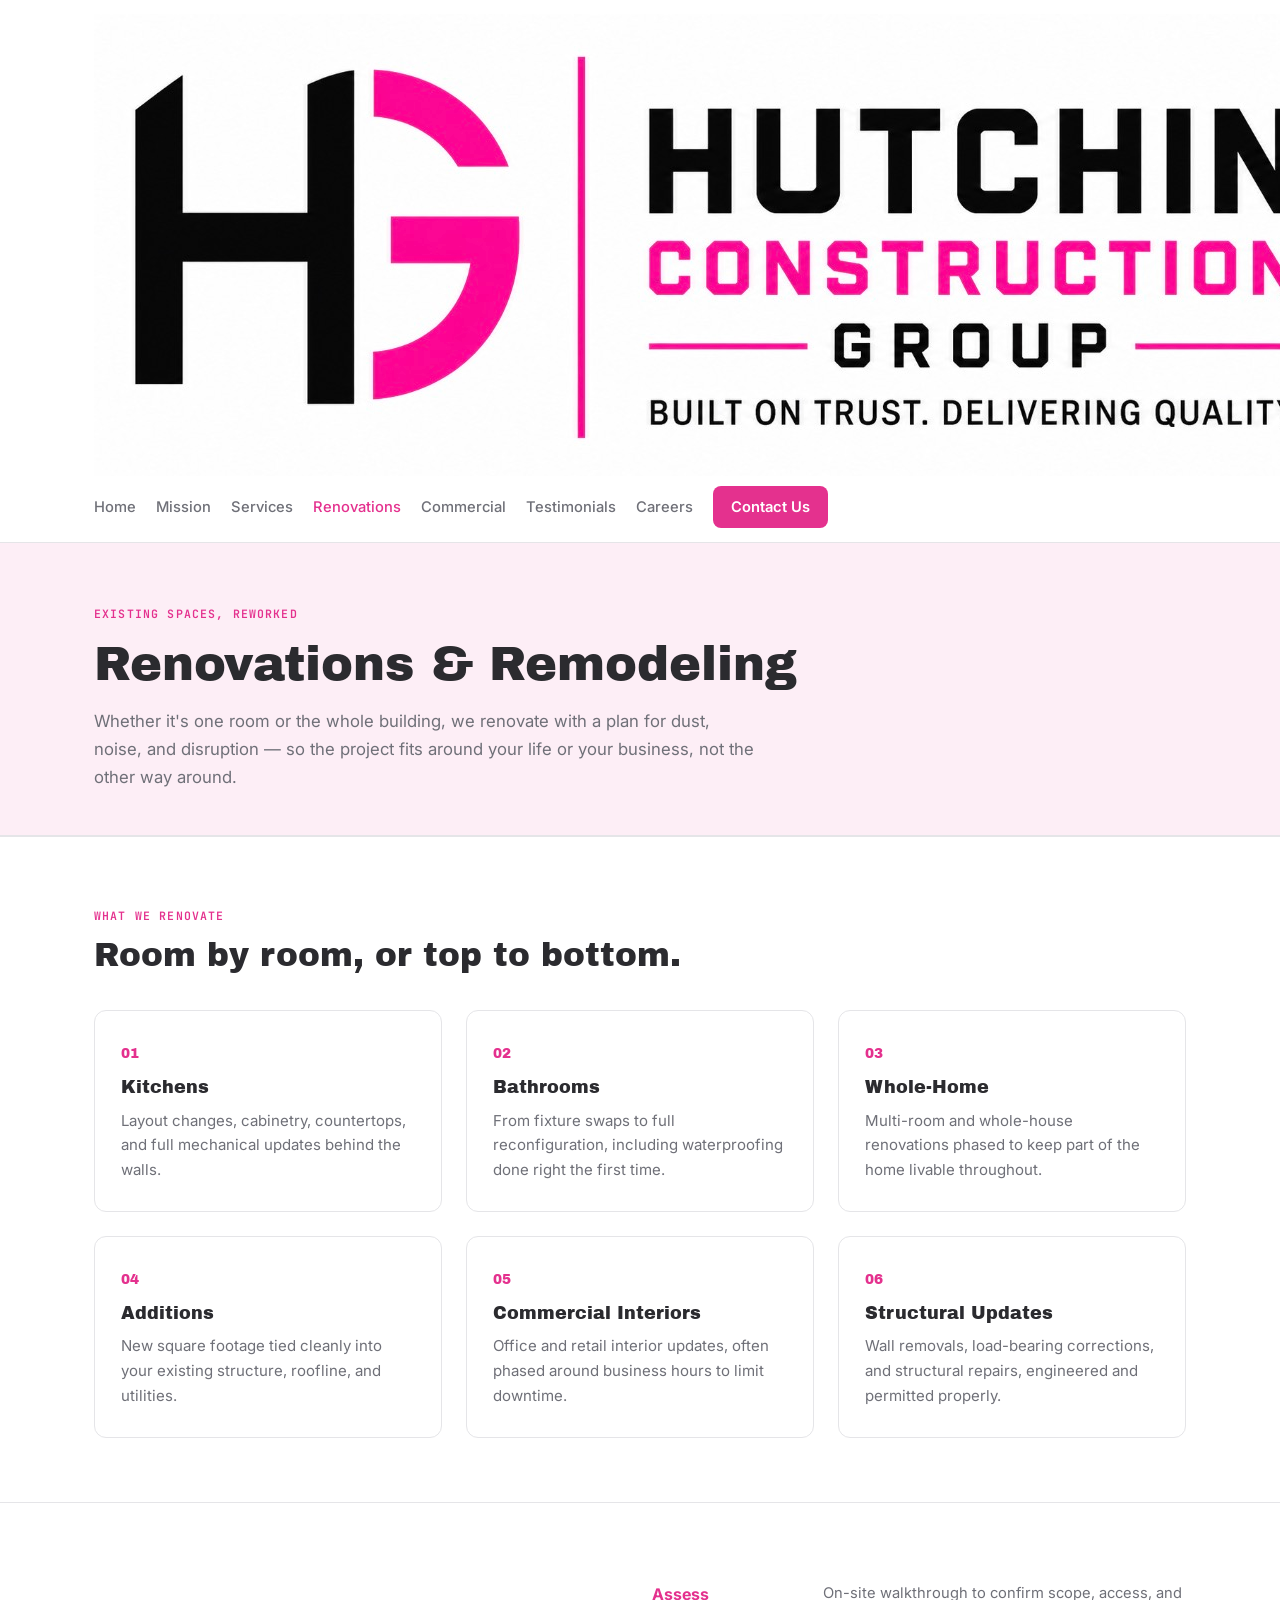
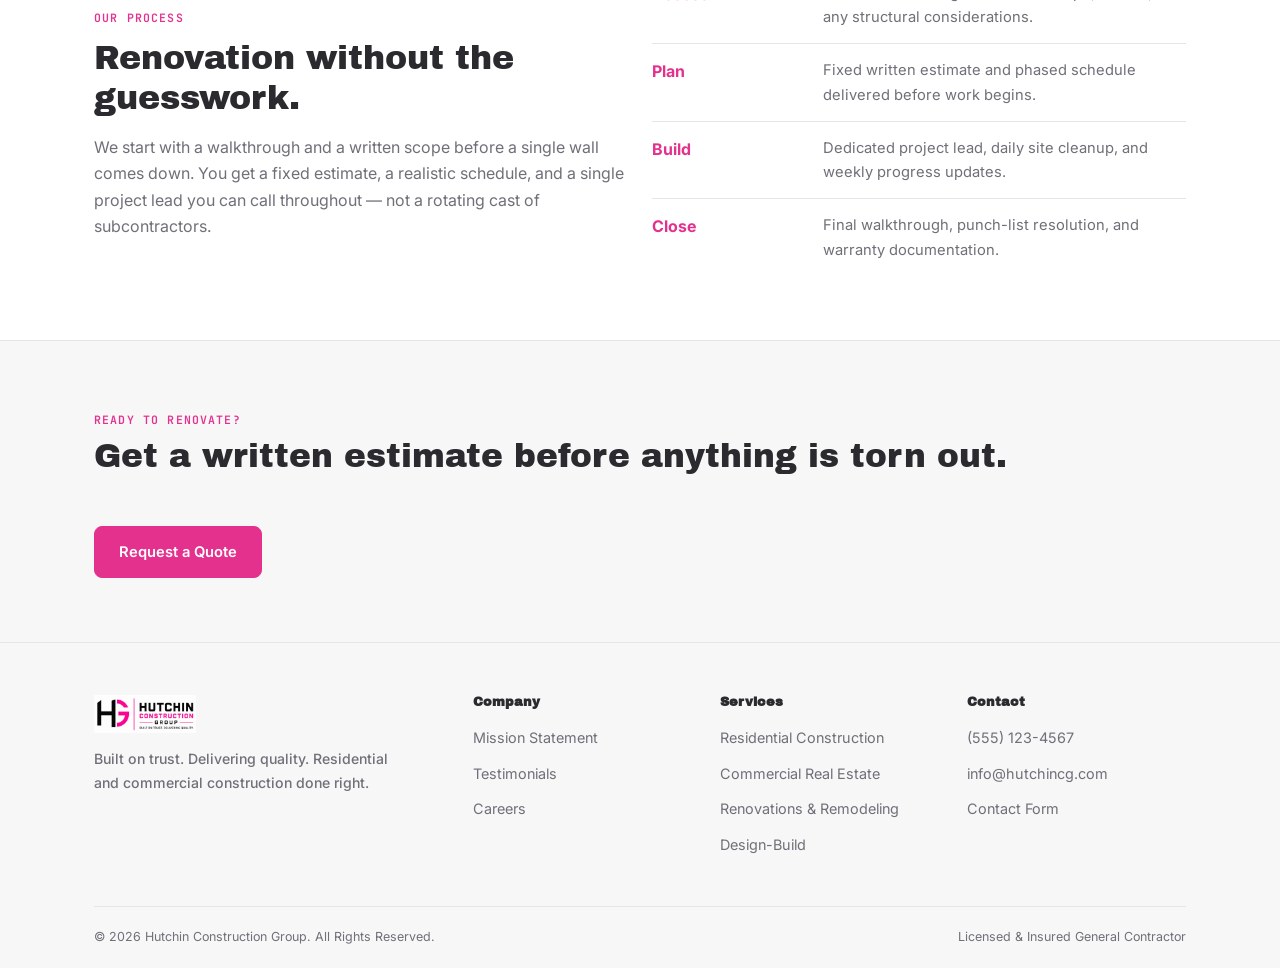
<file: renovations.html>
<!doctype html>
<html lang="en">
<head>
<meta charset="UTF-8">
<meta name="viewport" content="width=device-width, initial-scale=1.0">
<title>Renovations — Hutchin Construction Group</title>
<link rel="preconnect" href="https://fonts.googleapis.com">
<link rel="preconnect" href="https://fonts.gstatic.com" crossorigin>
<link href="https://fonts.googleapis.com/css2?family=Archivo+Black&family=Inter:wght@400;500;600;700&family=JetBrains+Mono:wght@500;600;700&display=swap" rel="stylesheet">
<link rel="stylesheet" href="../css/style.css">
</head>
<body>

<header class="site-header">
  <div class="header-row">
    <a href="../index.html" class="brand">
      <img src="../images/logo.png" alt="Hutchin Construction Group logo">
      <span class="word">HUTCHIN<br>CONSTRUCTION<span>GROUP</span></span>
    </a>
    <button class="menu-toggle" aria-label="Toggle menu" aria-expanded="false">MENU</button>
    <nav class="main-nav">
      <a href="../index.html">Home</a>
      <a href="mission.html">Mission</a>
      <a href="services.html">Services</a>
      <a href="renovations.html" class="current">Renovations</a>
      <a href="commercial.html">Commercial</a>
      <a href="testimonials.html">Testimonials</a>
      <a href="careers.html">Careers</a>
      <a href="contact.html" class="nav-cta">Contact Us</a>
    </nav>
  </div>
</header>

<main>

  <section class="page-hero">
    <div class="container">
      <span class="label">Existing Spaces, Reworked</span>
      <h1>Renovations &amp; Remodeling</h1>
      <p class="lede">Whether it's one room or the whole building, we renovate with a plan for dust, noise, and disruption — so the project fits around your life or your business, not the other way around.</p>
    </div>
  </section>

  <section>
    <div class="container">
      <div class="section-head">
        <span class="label">What We Renovate</span>
        <h2>Room by room, or top to bottom.</h2>
      </div>
      <div class="grid grid-3">
        <div class="card">
          <span class="num">01</span>
          <h3>Kitchens</h3>
          <p>Layout changes, cabinetry, countertops, and full mechanical updates behind the walls.</p>
        </div>
        <div class="card">
          <span class="num">02</span>
          <h3>Bathrooms</h3>
          <p>From fixture swaps to full reconfiguration, including waterproofing done right the first time.</p>
        </div>
        <div class="card">
          <span class="num">03</span>
          <h3>Whole-Home</h3>
          <p>Multi-room and whole-house renovations phased to keep part of the home livable throughout.</p>
        </div>
        <div class="card">
          <span class="num">04</span>
          <h3>Additions</h3>
          <p>New square footage tied cleanly into your existing structure, roofline, and utilities.</p>
        </div>
        <div class="card">
          <span class="num">05</span>
          <h3>Commercial Interiors</h3>
          <p>Office and retail interior updates, often phased around business hours to limit downtime.</p>
        </div>
        <div class="card">
          <span class="num">06</span>
          <h3>Structural Updates</h3>
          <p>Wall removals, load-bearing corrections, and structural repairs, engineered and permitted properly.</p>
        </div>
      </div>
    </div>
  </section>

  <section>
    <div class="container">
      <div class="grid grid-2" style="align-items:center;">
        <div>
          <span class="label">Our Process</span>
          <h2 style="margin-top:10px; font-size:clamp(1.5rem,2.6vw,2.1rem);">Renovation without the guesswork.</h2>
          <p style="color:var(--steel); margin-top:16px;">We start with a walkthrough and a written scope before a single wall comes down. You get a fixed estimate, a realistic schedule, and a single project lead you can call throughout — not a rotating cast of subcontractors.</p>
        </div>
        <table class="values-list">
          <tr><td>Assess</td><td>On-site walkthrough to confirm scope, access, and any structural considerations.</td></tr>
          <tr><td>Plan</td><td>Fixed written estimate and phased schedule delivered before work begins.</td></tr>
          <tr><td>Build</td><td>Dedicated project lead, daily site cleanup, and weekly progress updates.</td></tr>
          <tr><td>Close</td><td>Final walkthrough, punch-list resolution, and warranty documentation.</td></tr>
        </table>
      </div>
    </div>
  </section>

  <section class="cta-band">
    <div class="container" style="display:flex; justify-content:space-between; align-items:center; flex-wrap:wrap; gap:24px;">
      <div>
        <span class="label" style="color:var(--pink);">Ready to Renovate?</span>
        <h2>Get a written estimate before anything is torn out.</h2>
      </div>
      <div class="cta-row">
        <a href="contact.html" class="btn btn-solid" style="background:var(--pink); border-color:var(--pink);">Request a Quote</a>
      </div>
    </div>
  </section>

</main>

<footer>
  <div class="container">
    <div class="footer-top">
      <div>
        <div class="footer-brand">
          <img src="../images/logo.png" alt="Hutchin Construction Group logo">
          <span class="word">HUTCHIN CONSTRUCTION GROUP</span>
        </div>
        <p class="tag">Built on trust. Delivering quality. Residential and commercial construction done right.</p>
      </div>
      <div>
        <h4>Company</h4>
        <ul>
          <li><a href="mission.html">Mission Statement</a></li>
          <li><a href="testimonials.html">Testimonials</a></li>
          <li><a href="careers.html">Careers</a></li>
        </ul>
      </div>
      <div>
        <h4>Services</h4>
        <ul>
          <li><a href="services.html#residential">Residential Construction</a></li>
          <li><a href="commercial.html">Commercial Real Estate</a></li>
          <li><a href="renovations.html">Renovations &amp; Remodeling</a></li>
          <li><a href="services.html#design-build">Design-Build</a></li>
        </ul>
      </div>
      <div>
        <h4>Contact</h4>
        <ul>
          <li><a href="tel:+15551234567">(555) 123-4567</a></li>
          <li><a href="mailto:info@hutchincg.com">info@hutchincg.com</a></li>
          <li><a href="contact.html">Contact Form</a></li>
        </ul>
      </div>
    </div>
    <div class="footer-bottom">
      <span>© 2026 Hutchin Construction Group. All Rights Reserved.</span>
      <span>Licensed &amp; Insured General Contractor</span>
    </div>
  </div>
</footer>

<script src="../js/main.js"></script>
</body>
</html>
</file>
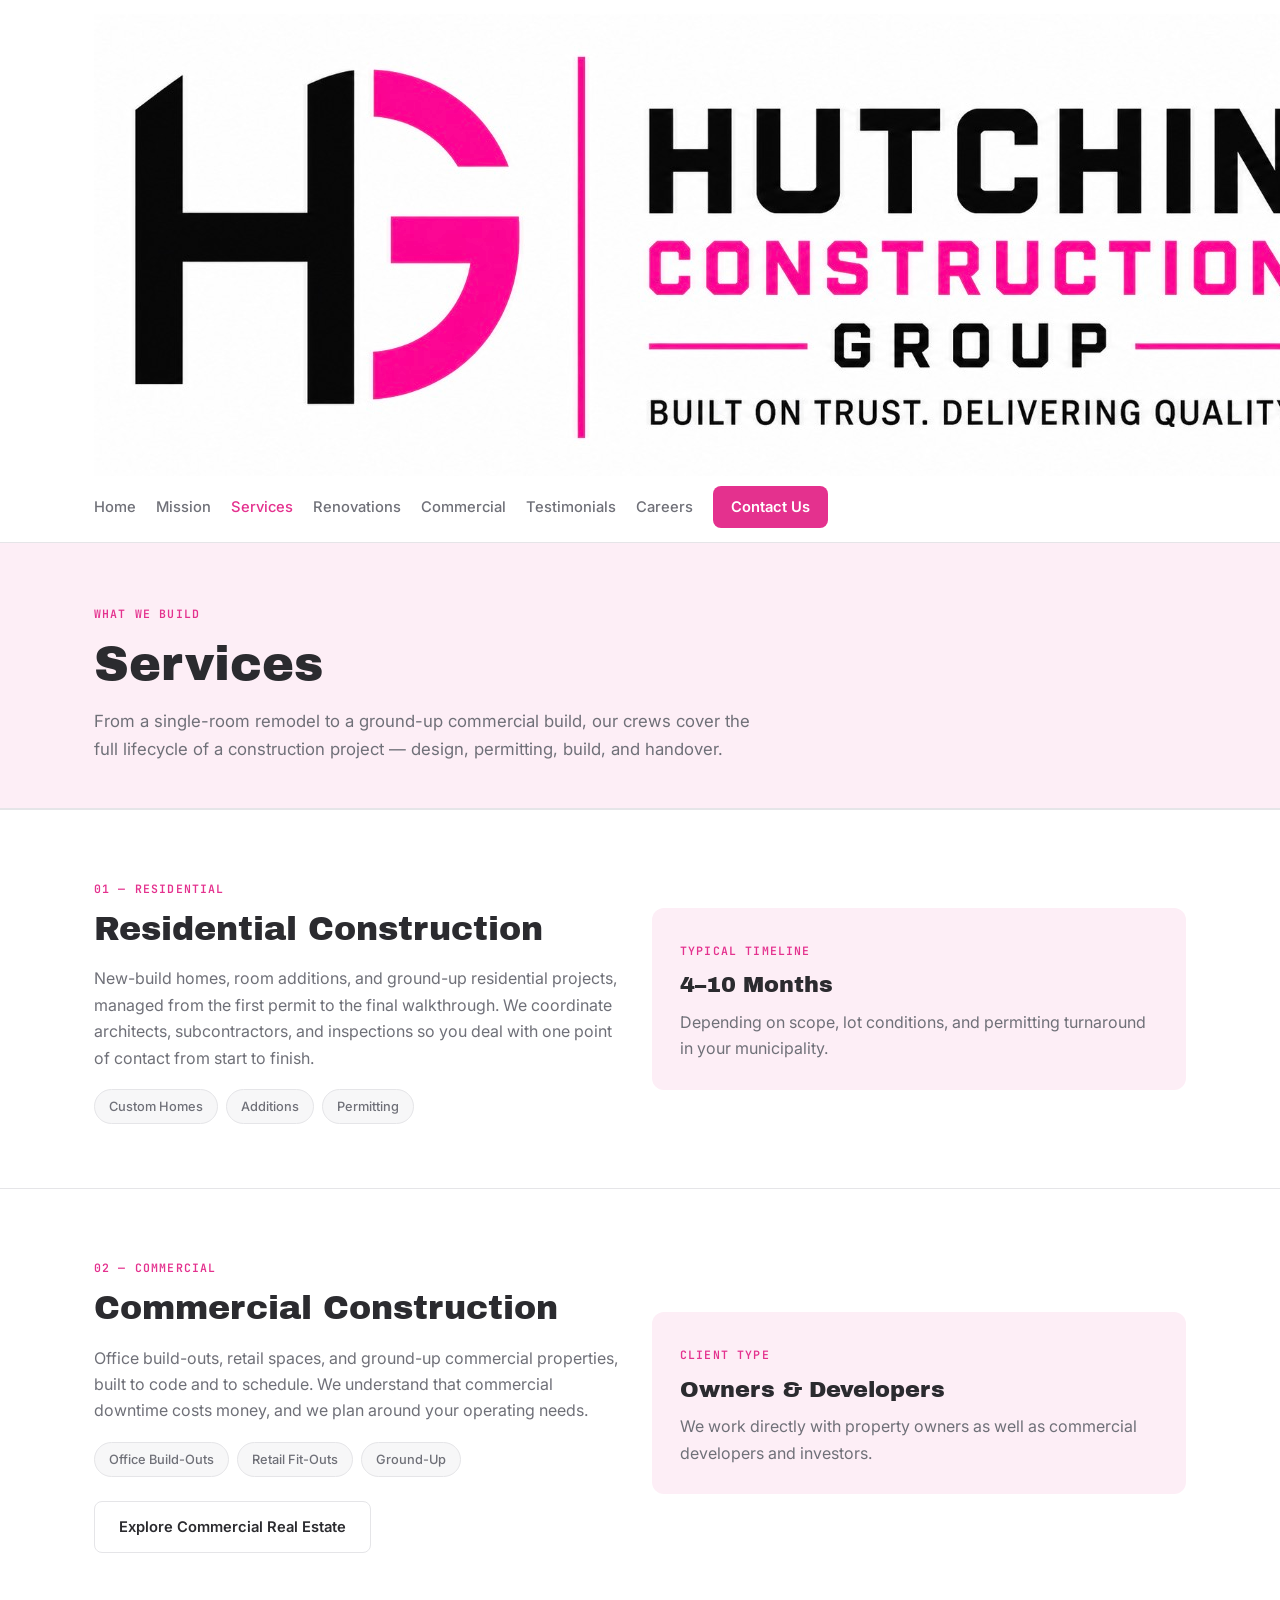
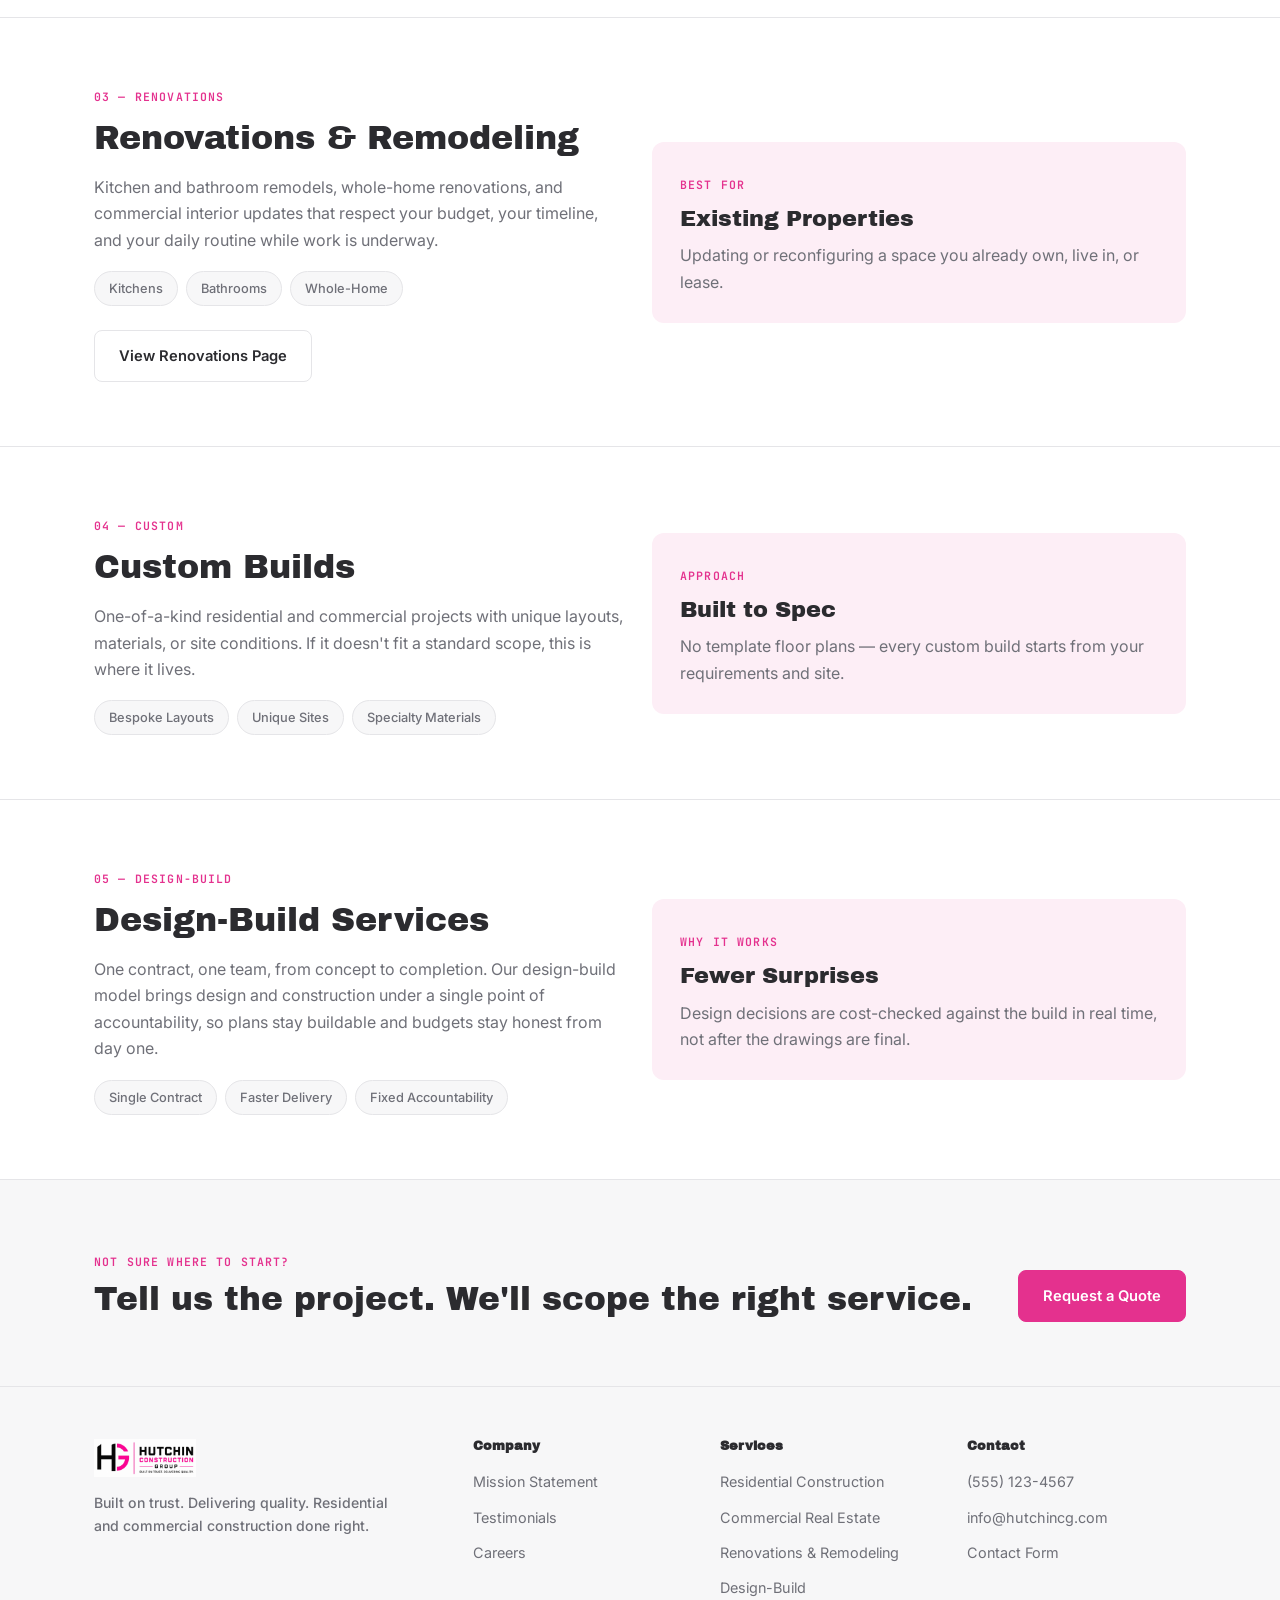
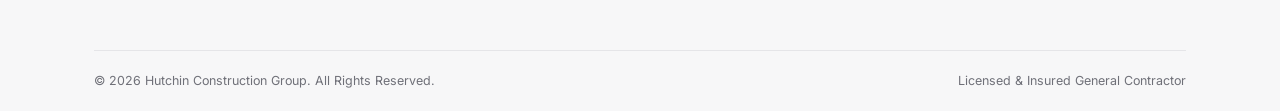
<file: services.html>
<!doctype html>
<html lang="en">
<head>
<meta charset="UTF-8">
<meta name="viewport" content="width=device-width, initial-scale=1.0">
<title>Services — Hutchin Construction Group</title>
<link rel="preconnect" href="https://fonts.googleapis.com">
<link rel="preconnect" href="https://fonts.gstatic.com" crossorigin>
<link href="https://fonts.googleapis.com/css2?family=Archivo+Black&family=Inter:wght@400;500;600;700&family=JetBrains+Mono:wght@500;600;700&display=swap" rel="stylesheet">
<link rel="stylesheet" href="../css/style.css">
</head>
<body>

<header class="site-header">
  <div class="header-row">
    <a href="../index.html" class="brand">
      <img src="../images/logo.png" alt="Hutchin Construction Group logo">
      <span class="word">HUTCHIN<br>CONSTRUCTION<span>GROUP</span></span>
    </a>
    <button class="menu-toggle" aria-label="Toggle menu" aria-expanded="false">MENU</button>
    <nav class="main-nav">
      <a href="../index.html">Home</a>
      <a href="mission.html">Mission</a>
      <a href="services.html" class="current">Services</a>
      <a href="renovations.html">Renovations</a>
      <a href="commercial.html">Commercial</a>
      <a href="testimonials.html">Testimonials</a>
      <a href="careers.html">Careers</a>
      <a href="contact.html" class="nav-cta">Contact Us</a>
    </nav>
  </div>
</header>

<main>

  <section class="page-hero">
    <div class="container">
      <span class="label">What We Build</span>
      <h1>Services</h1>
      <p class="lede">From a single-room remodel to a ground-up commercial build, our crews cover the full lifecycle of a construction project — design, permitting, build, and handover.</p>
    </div>
  </section>

  <section id="residential">
    <div class="container">
      <div class="grid grid-2" style="align-items:center;">
        <div>
          <span class="label">01 — Residential</span>
          <h2 style="margin-top:10px; font-size:clamp(1.5rem,2.6vw,2.1rem);">Residential Construction</h2>
          <p style="color:var(--steel); margin-top:16px;">New-build homes, room additions, and ground-up residential projects, managed from the first permit to the final walkthrough. We coordinate architects, subcontractors, and inspections so you deal with one point of contact from start to finish.</p>
          <div class="tag-row">
            <span class="tag">Custom Homes</span>
            <span class="tag">Additions</span>
            <span class="tag">Permitting</span>
          </div>
        </div>
        <div class="quote-card"><span class="label">Typical Timeline</span><h3 style="margin-top:10px; font-size:1.4rem;">4–10 Months</h3><p style="color:var(--steel); margin-top:10px;">Depending on scope, lot conditions, and permitting turnaround in your municipality.</p></div>
      </div>
    </div>
  </section>

  <section>
    <div class="container">
      <div class="grid grid-2" style="align-items:center;">
        <div class="quote-card" style="order:2;"><span class="label">Client Type</span><h3 style="margin-top:10px; font-size:1.4rem;">Owners &amp; Developers</h3><p style="color:var(--steel); margin-top:10px;">We work directly with property owners as well as commercial developers and investors.</p></div>
        <div style="order:1;">
          <span class="label">02 — Commercial</span>
          <h2 style="margin-top:10px; font-size:clamp(1.5rem,2.6vw,2.1rem);">Commercial Construction</h2>
          <p style="color:var(--steel); margin-top:16px;">Office build-outs, retail spaces, and ground-up commercial properties, built to code and to schedule. We understand that commercial downtime costs money, and we plan around your operating needs.</p>
          <div class="tag-row">
            <span class="tag">Office Build-Outs</span>
            <span class="tag">Retail Fit-Outs</span>
            <span class="tag">Ground-Up</span>
          </div>
          <a href="commercial.html" class="btn btn-outline" style="margin-top:24px;">Explore Commercial Real Estate</a>
        </div>
      </div>
    </div>
  </section>

  <section>
    <div class="container">
      <div class="grid grid-2" style="align-items:center;">
        <div>
          <span class="label">03 — Renovations</span>
          <h2 style="margin-top:10px; font-size:clamp(1.5rem,2.6vw,2.1rem);">Renovations &amp; Remodeling</h2>
          <p style="color:var(--steel); margin-top:16px;">Kitchen and bathroom remodels, whole-home renovations, and commercial interior updates that respect your budget, your timeline, and your daily routine while work is underway.</p>
          <div class="tag-row">
            <span class="tag">Kitchens</span>
            <span class="tag">Bathrooms</span>
            <span class="tag">Whole-Home</span>
          </div>
          <a href="renovations.html" class="btn btn-outline" style="margin-top:24px;">View Renovations Page</a>
        </div>
        <div class="quote-card"><span class="label">Best For</span><h3 style="margin-top:10px; font-size:1.4rem;">Existing Properties</h3><p style="color:var(--steel); margin-top:10px;">Updating or reconfiguring a space you already own, live in, or lease.</p></div>
      </div>
    </div>
  </section>

  <section>
    <div class="container">
      <div class="grid grid-2" style="align-items:center;">
        <div class="quote-card" style="order:2;"><span class="label">Approach</span><h3 style="margin-top:10px; font-size:1.4rem;">Built to Spec</h3><p style="color:var(--steel); margin-top:10px;">No template floor plans — every custom build starts from your requirements and site.</p></div>
        <div style="order:1;">
          <span class="label">04 — Custom</span>
          <h2 style="margin-top:10px; font-size:clamp(1.5rem,2.6vw,2.1rem);">Custom Builds</h2>
          <p style="color:var(--steel); margin-top:16px;">One-of-a-kind residential and commercial projects with unique layouts, materials, or site conditions. If it doesn't fit a standard scope, this is where it lives.</p>
          <div class="tag-row">
            <span class="tag">Bespoke Layouts</span>
            <span class="tag">Unique Sites</span>
            <span class="tag">Specialty Materials</span>
          </div>
        </div>
      </div>
    </div>
  </section>

  <section id="design-build">
    <div class="container">
      <div class="grid grid-2" style="align-items:center;">
        <div>
          <span class="label">05 — Design-Build</span>
          <h2 style="margin-top:10px; font-size:clamp(1.5rem,2.6vw,2.1rem);">Design-Build Services</h2>
          <p style="color:var(--steel); margin-top:16px;">One contract, one team, from concept to completion. Our design-build model brings design and construction under a single point of accountability, so plans stay buildable and budgets stay honest from day one.</p>
          <div class="tag-row">
            <span class="tag">Single Contract</span>
            <span class="tag">Faster Delivery</span>
            <span class="tag">Fixed Accountability</span>
          </div>
        </div>
        <div class="quote-card"><span class="label">Why It Works</span><h3 style="margin-top:10px; font-size:1.4rem;">Fewer Surprises</h3><p style="color:var(--steel); margin-top:10px;">Design decisions are cost-checked against the build in real time, not after the drawings are final.</p></div>
      </div>
    </div>
  </section>

  <section class="cta-band">
    <div class="container" style="display:flex; justify-content:space-between; align-items:center; flex-wrap:wrap; gap:24px;">
      <div>
        <span class="label" style="color:var(--pink);">Not Sure Where to Start?</span>
        <h2>Tell us the project. We'll scope the right service.</h2>
      </div>
      <div class="cta-row">
        <a href="contact.html" class="btn btn-solid" style="background:var(--pink); border-color:var(--pink);">Request a Quote</a>
      </div>
    </div>
  </section>

</main>

<footer>
  <div class="container">
    <div class="footer-top">
      <div>
        <div class="footer-brand">
          <img src="../images/logo.png" alt="Hutchin Construction Group logo">
          <span class="word">HUTCHIN CONSTRUCTION GROUP</span>
        </div>
        <p class="tag">Built on trust. Delivering quality. Residential and commercial construction done right.</p>
      </div>
      <div>
        <h4>Company</h4>
        <ul>
          <li><a href="mission.html">Mission Statement</a></li>
          <li><a href="testimonials.html">Testimonials</a></li>
          <li><a href="careers.html">Careers</a></li>
        </ul>
      </div>
      <div>
        <h4>Services</h4>
        <ul>
          <li><a href="services.html#residential">Residential Construction</a></li>
          <li><a href="commercial.html">Commercial Real Estate</a></li>
          <li><a href="renovations.html">Renovations &amp; Remodeling</a></li>
          <li><a href="services.html#design-build">Design-Build</a></li>
        </ul>
      </div>
      <div>
        <h4>Contact</h4>
        <ul>
          <li><a href="tel:+15551234567">(555) 123-4567</a></li>
          <li><a href="mailto:info@hutchincg.com">info@hutchincg.com</a></li>
          <li><a href="contact.html">Contact Form</a></li>
        </ul>
      </div>
    </div>
    <div class="footer-bottom">
      <span>© 2026 Hutchin Construction Group. All Rights Reserved.</span>
      <span>Licensed &amp; Insured General Contractor</span>
    </div>
  </div>
</footer>

<script src="../js/main.js"></script>
</body>
</html>
</file>
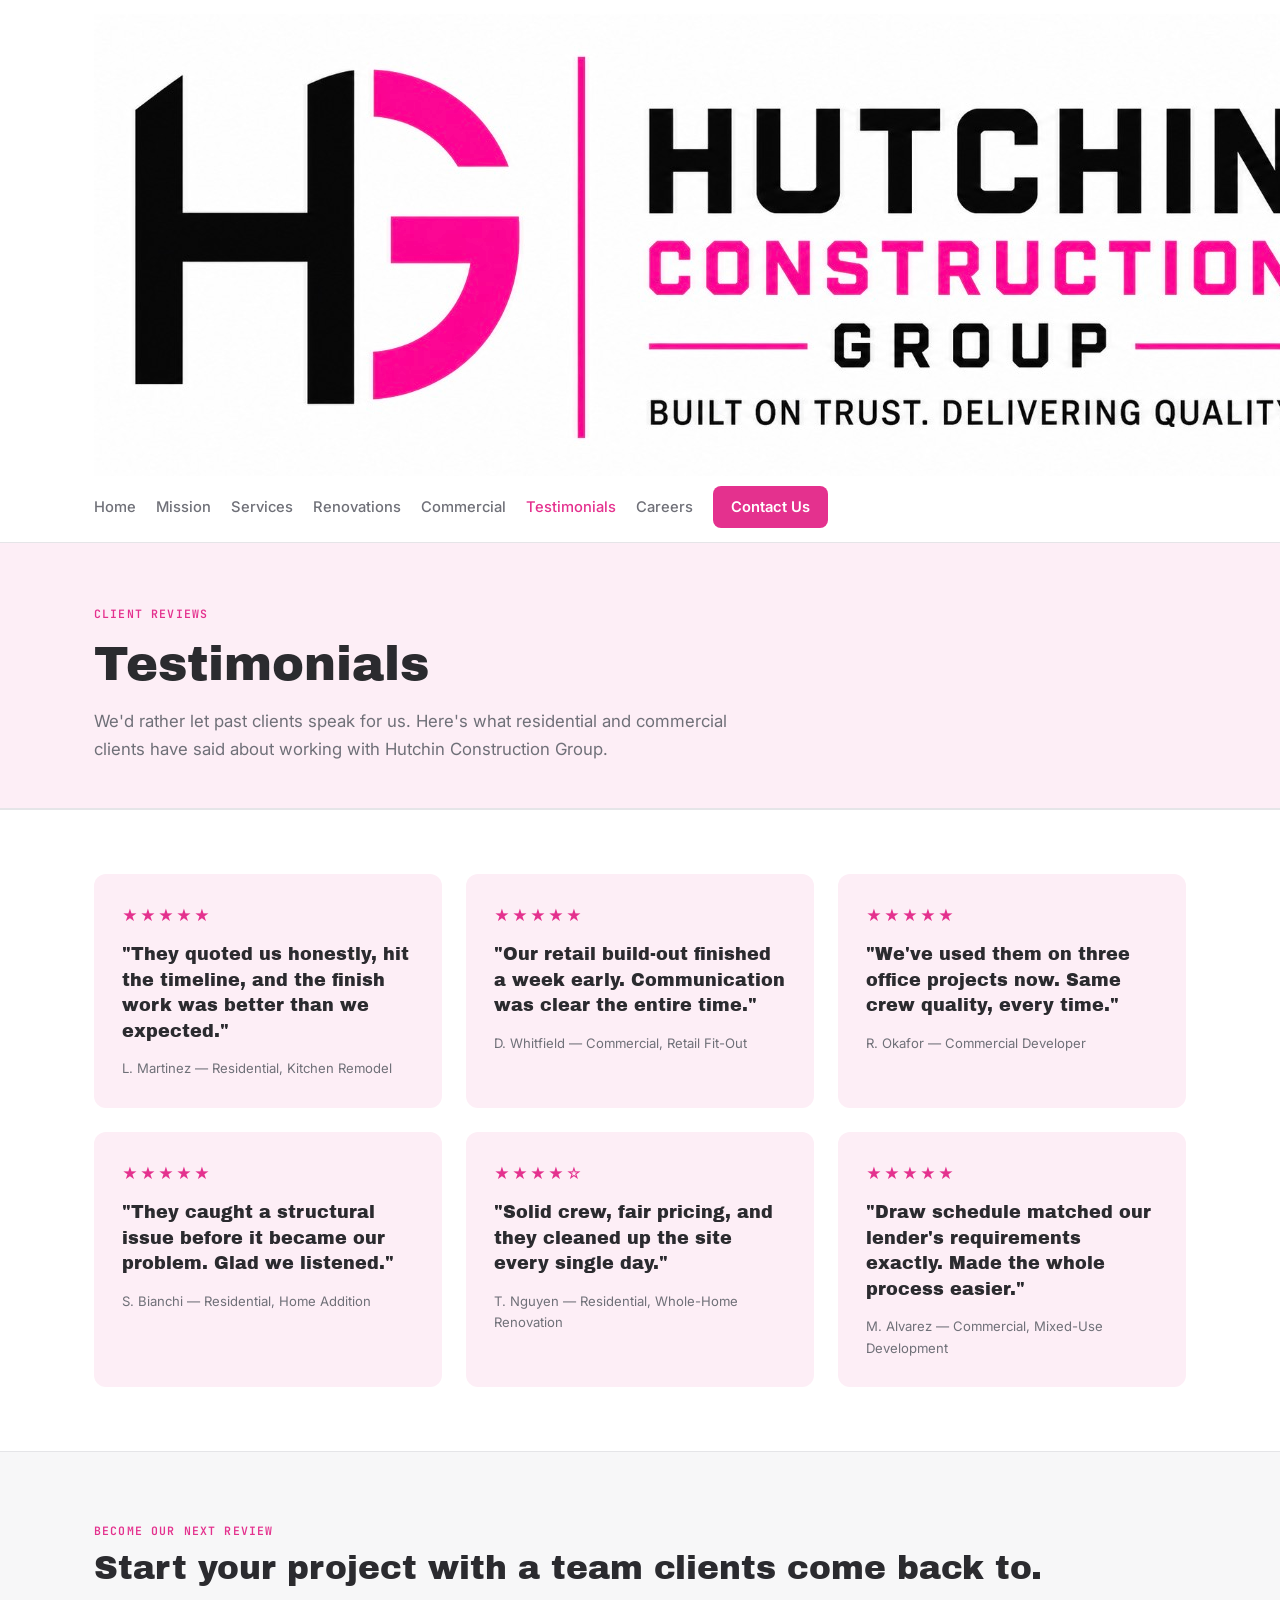
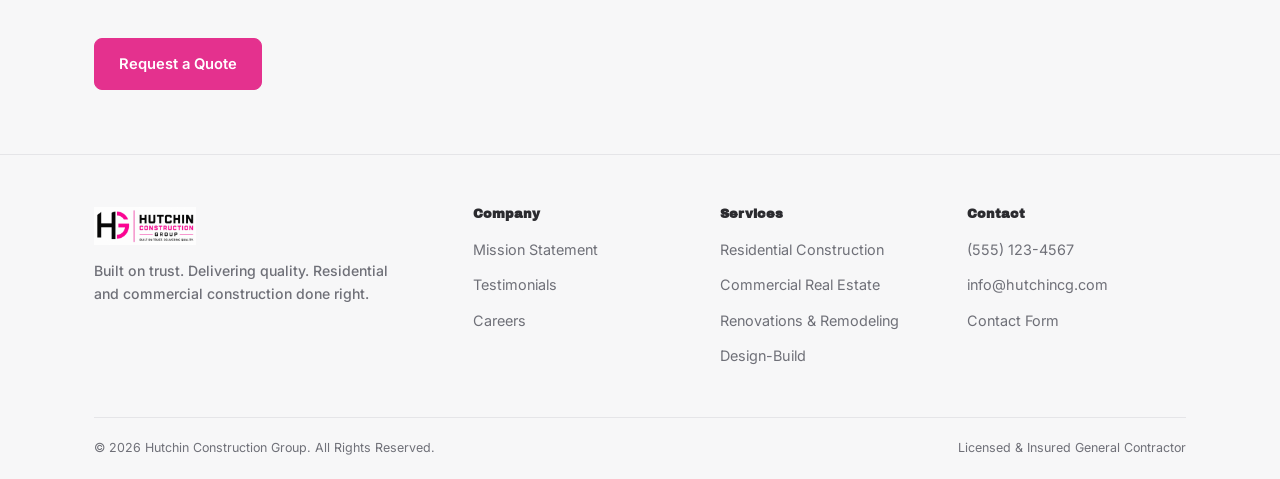
<file: testimonials.html>
<!doctype html>
<html lang="en">
<head>
<meta charset="UTF-8">
<meta name="viewport" content="width=device-width, initial-scale=1.0">
<title>Testimonials — Hutchin Construction Group</title>
<link rel="preconnect" href="https://fonts.googleapis.com">
<link rel="preconnect" href="https://fonts.gstatic.com" crossorigin>
<link href="https://fonts.googleapis.com/css2?family=Archivo+Black&family=Inter:wght@400;500;600;700&family=JetBrains+Mono:wght@500;600;700&display=swap" rel="stylesheet">
<link rel="stylesheet" href="../css/style.css">
</head>
<body>

<header class="site-header">
  <div class="header-row">
    <a href="../index.html" class="brand">
      <img src="../images/logo.png" alt="Hutchin Construction Group logo">
      <span class="word">HUTCHIN<br>CONSTRUCTION<span>GROUP</span></span>
    </a>
    <button class="menu-toggle" aria-label="Toggle menu" aria-expanded="false">MENU</button>
    <nav class="main-nav">
      <a href="../index.html">Home</a>
      <a href="mission.html">Mission</a>
      <a href="services.html">Services</a>
      <a href="renovations.html">Renovations</a>
      <a href="commercial.html">Commercial</a>
      <a href="testimonials.html" class="current">Testimonials</a>
      <a href="careers.html">Careers</a>
      <a href="contact.html" class="nav-cta">Contact Us</a>
    </nav>
  </div>
</header>

<main>

  <section class="page-hero">
    <div class="container">
      <span class="label">Client Reviews</span>
      <h1>Testimonials</h1>
      <p class="lede">We'd rather let past clients speak for us. Here's what residential and commercial clients have said about working with Hutchin Construction Group.</p>
    </div>
  </section>

  <section>
    <div class="container">
      <div class="grid grid-3">
        <div class="quote-card">
          <span class="stars">★★★★★</span>
          <blockquote>"They quoted us honestly, hit the timeline, and the finish work was better than we expected."</blockquote>
          <div class="quote-meta">L. Martinez — Residential, Kitchen Remodel</div>
        </div>
        <div class="quote-card">
          <span class="stars">★★★★★</span>
          <blockquote>"Our retail build-out finished a week early. Communication was clear the entire time."</blockquote>
          <div class="quote-meta">D. Whitfield — Commercial, Retail Fit-Out</div>
        </div>
        <div class="quote-card">
          <span class="stars">★★★★★</span>
          <blockquote>"We've used them on three office projects now. Same crew quality, every time."</blockquote>
          <div class="quote-meta">R. Okafor — Commercial Developer</div>
        </div>
        <div class="quote-card">
          <span class="stars">★★★★★</span>
          <blockquote>"They caught a structural issue before it became our problem. Glad we listened."</blockquote>
          <div class="quote-meta">S. Bianchi — Residential, Home Addition</div>
        </div>
        <div class="quote-card">
          <span class="stars">★★★★☆</span>
          <blockquote>"Solid crew, fair pricing, and they cleaned up the site every single day."</blockquote>
          <div class="quote-meta">T. Nguyen — Residential, Whole-Home Renovation</div>
        </div>
        <div class="quote-card">
          <span class="stars">★★★★★</span>
          <blockquote>"Draw schedule matched our lender's requirements exactly. Made the whole process easier."</blockquote>
          <div class="quote-meta">M. Alvarez — Commercial, Mixed-Use Development</div>
        </div>
      </div>
    </div>
  </section>

  <section class="cta-band">
    <div class="container" style="display:flex; justify-content:space-between; align-items:center; flex-wrap:wrap; gap:24px;">
      <div>
        <span class="label" style="color:var(--pink);">Become Our Next Review</span>
        <h2>Start your project with a team clients come back to.</h2>
      </div>
      <div class="cta-row">
        <a href="contact.html" class="btn btn-solid" style="background:var(--pink); border-color:var(--pink);">Request a Quote</a>
      </div>
    </div>
  </section>

</main>

<footer>
  <div class="container">
    <div class="footer-top">
      <div>
        <div class="footer-brand">
          <img src="../images/logo.png" alt="Hutchin Construction Group logo">
          <span class="word">HUTCHIN CONSTRUCTION GROUP</span>
        </div>
        <p class="tag">Built on trust. Delivering quality. Residential and commercial construction done right.</p>
      </div>
      <div>
        <h4>Company</h4>
        <ul>
          <li><a href="mission.html">Mission Statement</a></li>
          <li><a href="testimonials.html">Testimonials</a></li>
          <li><a href="careers.html">Careers</a></li>
        </ul>
      </div>
      <div>
        <h4>Services</h4>
        <ul>
          <li><a href="services.html#residential">Residential Construction</a></li>
          <li><a href="commercial.html">Commercial Real Estate</a></li>
          <li><a href="renovations.html">Renovations &amp; Remodeling</a></li>
          <li><a href="services.html#design-build">Design-Build</a></li>
        </ul>
      </div>
      <div>
        <h4>Contact</h4>
        <ul>
          <li><a href="tel:+15551234567">(555) 123-4567</a></li>
          <li><a href="mailto:info@hutchincg.com">info@hutchincg.com</a></li>
          <li><a href="contact.html">Contact Form</a></li>
        </ul>
      </div>
    </div>
    <div class="footer-bottom">
      <span>© 2026 Hutchin Construction Group. All Rights Reserved.</span>
      <span>Licensed &amp; Insured General Contractor</span>
    </div>
  </div>
</footer>

<script src="../js/main.js"></script>
</body>
</html>
</file>
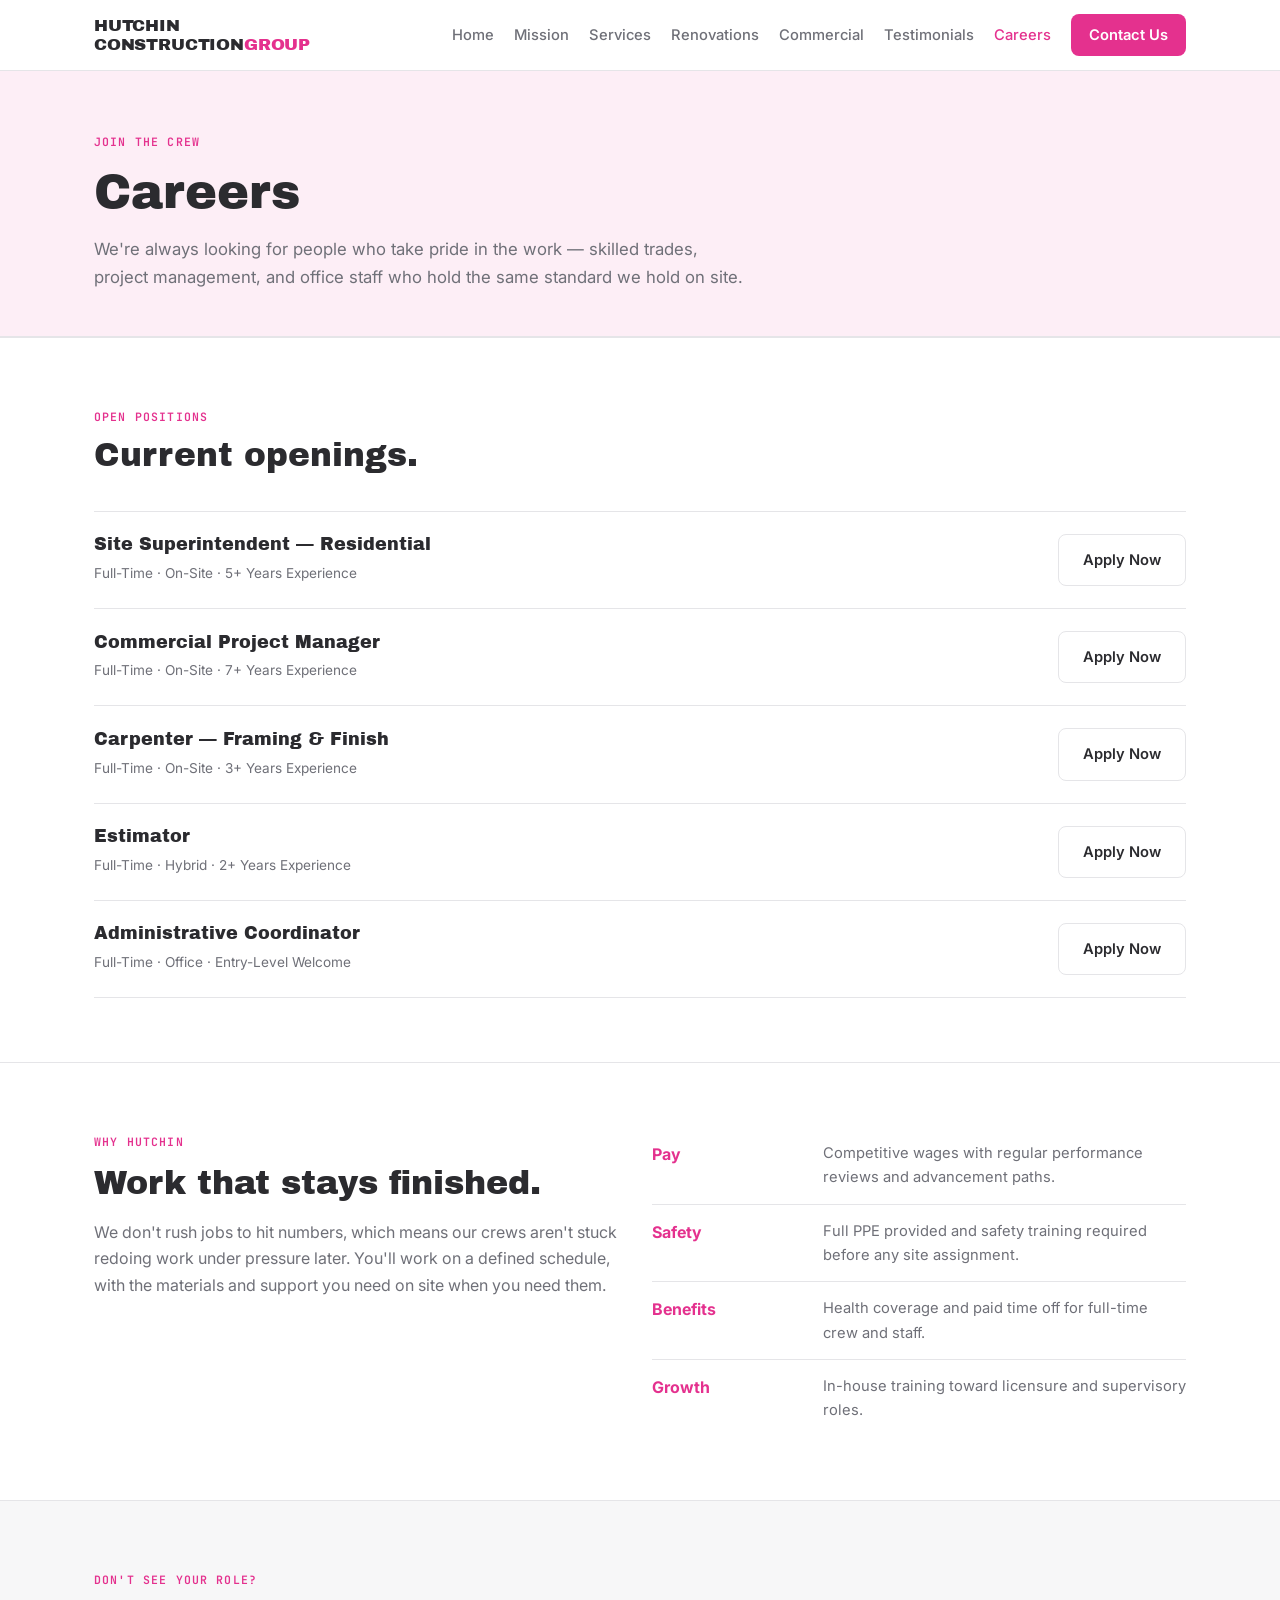
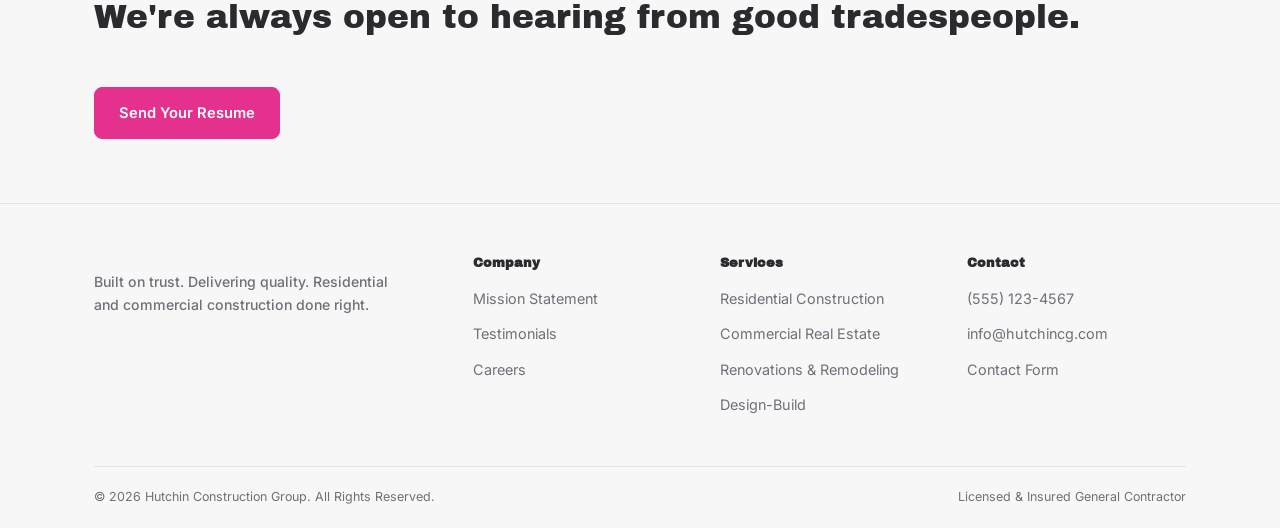
<file: pages/careers.html>
<!doctype html>
<html lang="en">
<head>
<meta charset="UTF-8">
<meta name="viewport" content="width=device-width, initial-scale=1.0">
<title>Careers — Hutchin Construction Group</title>
<link rel="preconnect" href="https://fonts.googleapis.com">
<link rel="preconnect" href="https://fonts.gstatic.com" crossorigin>
<link href="https://fonts.googleapis.com/css2?family=Archivo+Black&family=Inter:wght@400;500;600;700&family=JetBrains+Mono:wght@500;600;700&display=swap" rel="stylesheet">
<link rel="stylesheet" href="../css/style.css">
</head>
<body>

<header class="site-header">
  <div class="header-row">
    <a href="../index.html" class="brand">
      <span class="word">HUTCHIN<br>CONSTRUCTION<span>GROUP</span></span>
    </a>
    <button class="menu-toggle" aria-label="Toggle menu" aria-expanded="false">MENU</button>
    <nav class="main-nav">
      <a href="../index.html">Home</a>
      <a href="mission.html">Mission</a>
      <a href="services.html">Services</a>
      <a href="renovations.html">Renovations</a>
      <a href="commercial.html">Commercial</a>
      <a href="testimonials.html">Testimonials</a>
      <a href="careers.html" class="current">Careers</a>
      <a href="contact.html" class="nav-cta">Contact Us</a>
    </nav>
  </div>
</header>

<main>

  <section class="page-hero">
    <div class="container">
      <span class="label">Join The Crew</span>
      <h1>Careers</h1>
      <p class="lede">We're always looking for people who take pride in the work — skilled trades, project management, and office staff who hold the same standard we hold on site.</p>
    </div>
  </section>

  <section>
    <div class="container">
      <div class="section-head">
        <span class="label">Open Positions</span>
        <h2>Current openings.</h2>
      </div>

      <div class="job-row">
        <div>
          <h3>Site Superintendent — Residential</h3>
          <div class="meta">Full-Time · On-Site · 5+ Years Experience</div>
        </div>
        <a href="contact.html" class="btn btn-outline">Apply Now</a>
      </div>
      <div class="job-row">
        <div>
          <h3>Commercial Project Manager</h3>
          <div class="meta">Full-Time · On-Site · 7+ Years Experience</div>
        </div>
        <a href="contact.html" class="btn btn-outline">Apply Now</a>
      </div>
      <div class="job-row">
        <div>
          <h3>Carpenter — Framing &amp; Finish</h3>
          <div class="meta">Full-Time · On-Site · 3+ Years Experience</div>
        </div>
        <a href="contact.html" class="btn btn-outline">Apply Now</a>
      </div>
      <div class="job-row">
        <div>
          <h3>Estimator</h3>
          <div class="meta">Full-Time · Hybrid · 2+ Years Experience</div>
        </div>
        <a href="contact.html" class="btn btn-outline">Apply Now</a>
      </div>
      <div class="job-row">
        <div>
          <h3>Administrative Coordinator</h3>
          <div class="meta">Full-Time · Office · Entry-Level Welcome</div>
        </div>
        <a href="contact.html" class="btn btn-outline">Apply Now</a>
      </div>
    </div>
  </section>

  <section>
    <div class="container">
      <div class="grid grid-2">
        <div>
          <span class="label">Why Hutchin</span>
          <h2 style="margin-top:10px; font-size:clamp(1.5rem,2.6vw,2.1rem);">Work that stays finished.</h2>
          <p style="color:var(--steel); margin-top:16px;">We don't rush jobs to hit numbers, which means our crews aren't stuck redoing work under pressure later. You'll work on a defined schedule, with the materials and support you need on site when you need them.</p>
        </div>
        <table class="values-list">
          <tr><td>Pay</td><td>Competitive wages with regular performance reviews and advancement paths.</td></tr>
          <tr><td>Safety</td><td>Full PPE provided and safety training required before any site assignment.</td></tr>
          <tr><td>Benefits</td><td>Health coverage and paid time off for full-time crew and staff.</td></tr>
          <tr><td>Growth</td><td>In-house training toward licensure and supervisory roles.</td></tr>
        </table>
      </div>
    </div>
  </section>

  <section class="cta-band">
    <div class="container" style="display:flex; justify-content:space-between; align-items:center; flex-wrap:wrap; gap:24px;">
      <div>
        <span class="label" style="color:var(--pink);">Don't See Your Role?</span>
        <h2>We're always open to hearing from good tradespeople.</h2>
      </div>
      <div class="cta-row">
        <a href="contact.html" class="btn btn-solid" style="background:var(--pink); border-color:var(--pink);">Send Your Resume</a>
      </div>
    </div>
  </section>

</main>

<footer>
  <div class="container">
    <div class="footer-top">
      <div>
        <div class="footer-brand">
          <span class="word">HUTCHIN CONSTRUCTION GROUP</span>
        </div>
        <p class="tag">Built on trust. Delivering quality. Residential and commercial construction done right.</p>
      </div>
      <div>
        <h4>Company</h4>
        <ul>
          <li><a href="mission.html">Mission Statement</a></li>
          <li><a href="testimonials.html">Testimonials</a></li>
          <li><a href="careers.html">Careers</a></li>
        </ul>
      </div>
      <div>
        <h4>Services</h4>
        <ul>
          <li><a href="services.html#residential">Residential Construction</a></li>
          <li><a href="commercial.html">Commercial Real Estate</a></li>
          <li><a href="renovations.html">Renovations &amp; Remodeling</a></li>
          <li><a href="services.html#design-build">Design-Build</a></li>
        </ul>
      </div>
      <div>
        <h4>Contact</h4>
        <ul>
          <li><a href="tel:+15551234567">(555) 123-4567</a></li>
          <li><a href="mailto:info@hutchincg.com">info@hutchincg.com</a></li>
          <li><a href="contact.html">Contact Form</a></li>
        </ul>
      </div>
    </div>
    <div class="footer-bottom">
      <span>© 2026 Hutchin Construction Group. All Rights Reserved.</span>
      <span>Licensed &amp; Insured General Contractor</span>
    </div>
  </div>
</footer>

<script src="../js/main.js"></script>
</body>
</html>
</file>
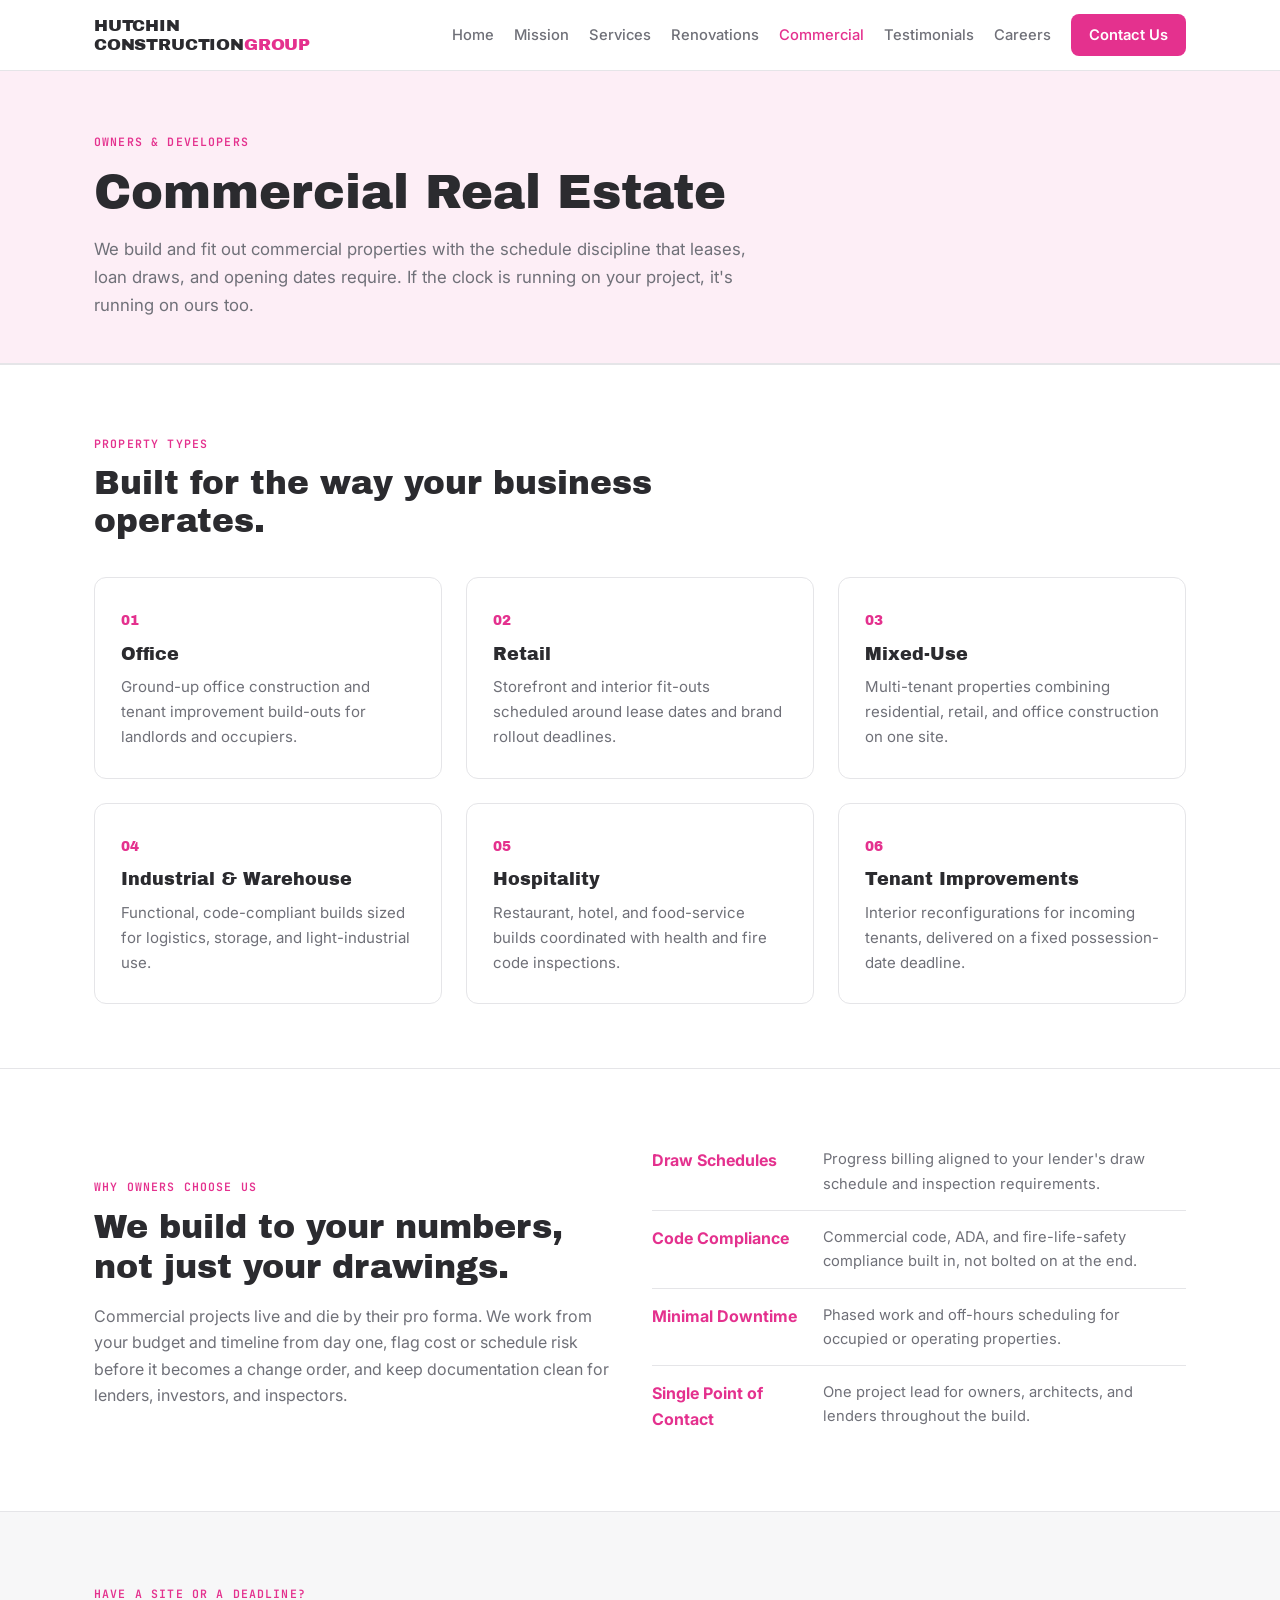
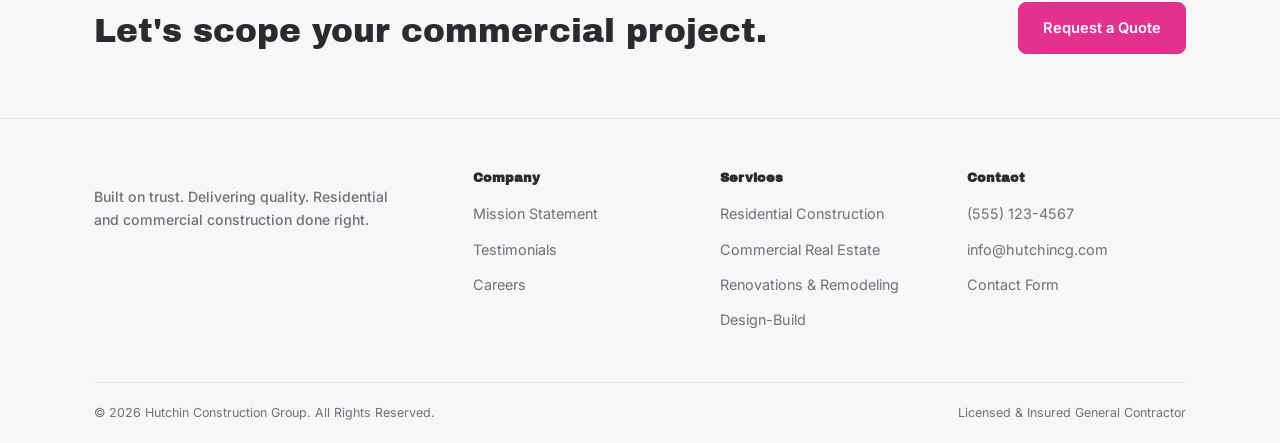
<file: pages/commercial.html>
<!doctype html>
<html lang="en">
<head>
<meta charset="UTF-8">
<meta name="viewport" content="width=device-width, initial-scale=1.0">
<title>Commercial Real Estate — Hutchin Construction Group</title>
<link rel="preconnect" href="https://fonts.googleapis.com">
<link rel="preconnect" href="https://fonts.gstatic.com" crossorigin>
<link href="https://fonts.googleapis.com/css2?family=Archivo+Black&family=Inter:wght@400;500;600;700&family=JetBrains+Mono:wght@500;600;700&display=swap" rel="stylesheet">
<link rel="stylesheet" href="../css/style.css">
</head>
<body>

<header class="site-header">
  <div class="header-row">
    <a href="../index.html" class="brand">
      <span class="word">HUTCHIN<br>CONSTRUCTION<span>GROUP</span></span>
    </a>
    <button class="menu-toggle" aria-label="Toggle menu" aria-expanded="false">MENU</button>
    <nav class="main-nav">
      <a href="../index.html">Home</a>
      <a href="mission.html">Mission</a>
      <a href="services.html">Services</a>
      <a href="renovations.html">Renovations</a>
      <a href="commercial.html" class="current">Commercial</a>
      <a href="testimonials.html">Testimonials</a>
      <a href="careers.html">Careers</a>
      <a href="contact.html" class="nav-cta">Contact Us</a>
    </nav>
  </div>
</header>

<main>

  <section class="page-hero">
    <div class="container">
      <span class="label">Owners &amp; Developers</span>
      <h1>Commercial Real Estate</h1>
      <p class="lede">We build and fit out commercial properties with the schedule discipline that leases, loan draws, and opening dates require. If the clock is running on your project, it's running on ours too.</p>
    </div>
  </section>

  <section>
    <div class="container">
      <div class="section-head">
        <span class="label">Property Types</span>
        <h2>Built for the way your business operates.</h2>
      </div>
      <div class="grid grid-3">
        <div class="card">
          <span class="num">01</span>
          <h3>Office</h3>
          <p>Ground-up office construction and tenant improvement build-outs for landlords and occupiers.</p>
        </div>
        <div class="card">
          <span class="num">02</span>
          <h3>Retail</h3>
          <p>Storefront and interior fit-outs scheduled around lease dates and brand rollout deadlines.</p>
        </div>
        <div class="card">
          <span class="num">03</span>
          <h3>Mixed-Use</h3>
          <p>Multi-tenant properties combining residential, retail, and office construction on one site.</p>
        </div>
        <div class="card">
          <span class="num">04</span>
          <h3>Industrial &amp; Warehouse</h3>
          <p>Functional, code-compliant builds sized for logistics, storage, and light-industrial use.</p>
        </div>
        <div class="card">
          <span class="num">05</span>
          <h3>Hospitality</h3>
          <p>Restaurant, hotel, and food-service builds coordinated with health and fire code inspections.</p>
        </div>
        <div class="card">
          <span class="num">06</span>
          <h3>Tenant Improvements</h3>
          <p>Interior reconfigurations for incoming tenants, delivered on a fixed possession-date deadline.</p>
        </div>
      </div>
    </div>
  </section>

  <section>
    <div class="container">
      <div class="grid grid-2" style="align-items:center;">
        <div>
          <span class="label">Why Owners Choose Us</span>
          <h2 style="margin-top:10px; font-size:clamp(1.5rem,2.6vw,2.1rem);">We build to your numbers, not just your drawings.</h2>
          <p style="color:var(--steel); margin-top:16px;">Commercial projects live and die by their pro forma. We work from your budget and timeline from day one, flag cost or schedule risk before it becomes a change order, and keep documentation clean for lenders, investors, and inspectors.</p>
        </div>
        <table class="values-list">
          <tr><td>Draw Schedules</td><td>Progress billing aligned to your lender's draw schedule and inspection requirements.</td></tr>
          <tr><td>Code Compliance</td><td>Commercial code, ADA, and fire-life-safety compliance built in, not bolted on at the end.</td></tr>
          <tr><td>Minimal Downtime</td><td>Phased work and off-hours scheduling for occupied or operating properties.</td></tr>
          <tr><td>Single Point of Contact</td><td>One project lead for owners, architects, and lenders throughout the build.</td></tr>
        </table>
      </div>
    </div>
  </section>

  <section class="cta-band">
    <div class="container" style="display:flex; justify-content:space-between; align-items:center; flex-wrap:wrap; gap:24px;">
      <div>
        <span class="label" style="color:var(--pink);">Have a Site or a Deadline?</span>
        <h2>Let's scope your commercial project.</h2>
      </div>
      <div class="cta-row">
        <a href="contact.html" class="btn btn-solid" style="background:var(--pink); border-color:var(--pink);">Request a Quote</a>
      </div>
    </div>
  </section>

</main>

<footer>
  <div class="container">
    <div class="footer-top">
      <div>
        <div class="footer-brand">
          <span class="word">HUTCHIN CONSTRUCTION GROUP</span>
        </div>
        <p class="tag">Built on trust. Delivering quality. Residential and commercial construction done right.</p>
      </div>
      <div>
        <h4>Company</h4>
        <ul>
          <li><a href="mission.html">Mission Statement</a></li>
          <li><a href="testimonials.html">Testimonials</a></li>
          <li><a href="careers.html">Careers</a></li>
        </ul>
      </div>
      <div>
        <h4>Services</h4>
        <ul>
          <li><a href="services.html#residential">Residential Construction</a></li>
          <li><a href="commercial.html">Commercial Real Estate</a></li>
          <li><a href="renovations.html">Renovations &amp; Remodeling</a></li>
          <li><a href="services.html#design-build">Design-Build</a></li>
        </ul>
      </div>
      <div>
        <h4>Contact</h4>
        <ul>
          <li><a href="tel:+15551234567">(555) 123-4567</a></li>
          <li><a href="mailto:info@hutchincg.com">info@hutchincg.com</a></li>
          <li><a href="contact.html">Contact Form</a></li>
        </ul>
      </div>
    </div>
    <div class="footer-bottom">
      <span>© 2026 Hutchin Construction Group. All Rights Reserved.</span>
      <span>Licensed &amp; Insured General Contractor</span>
    </div>
  </div>
</footer>

<script src="../js/main.js"></script>
</body>
</html>
</file>
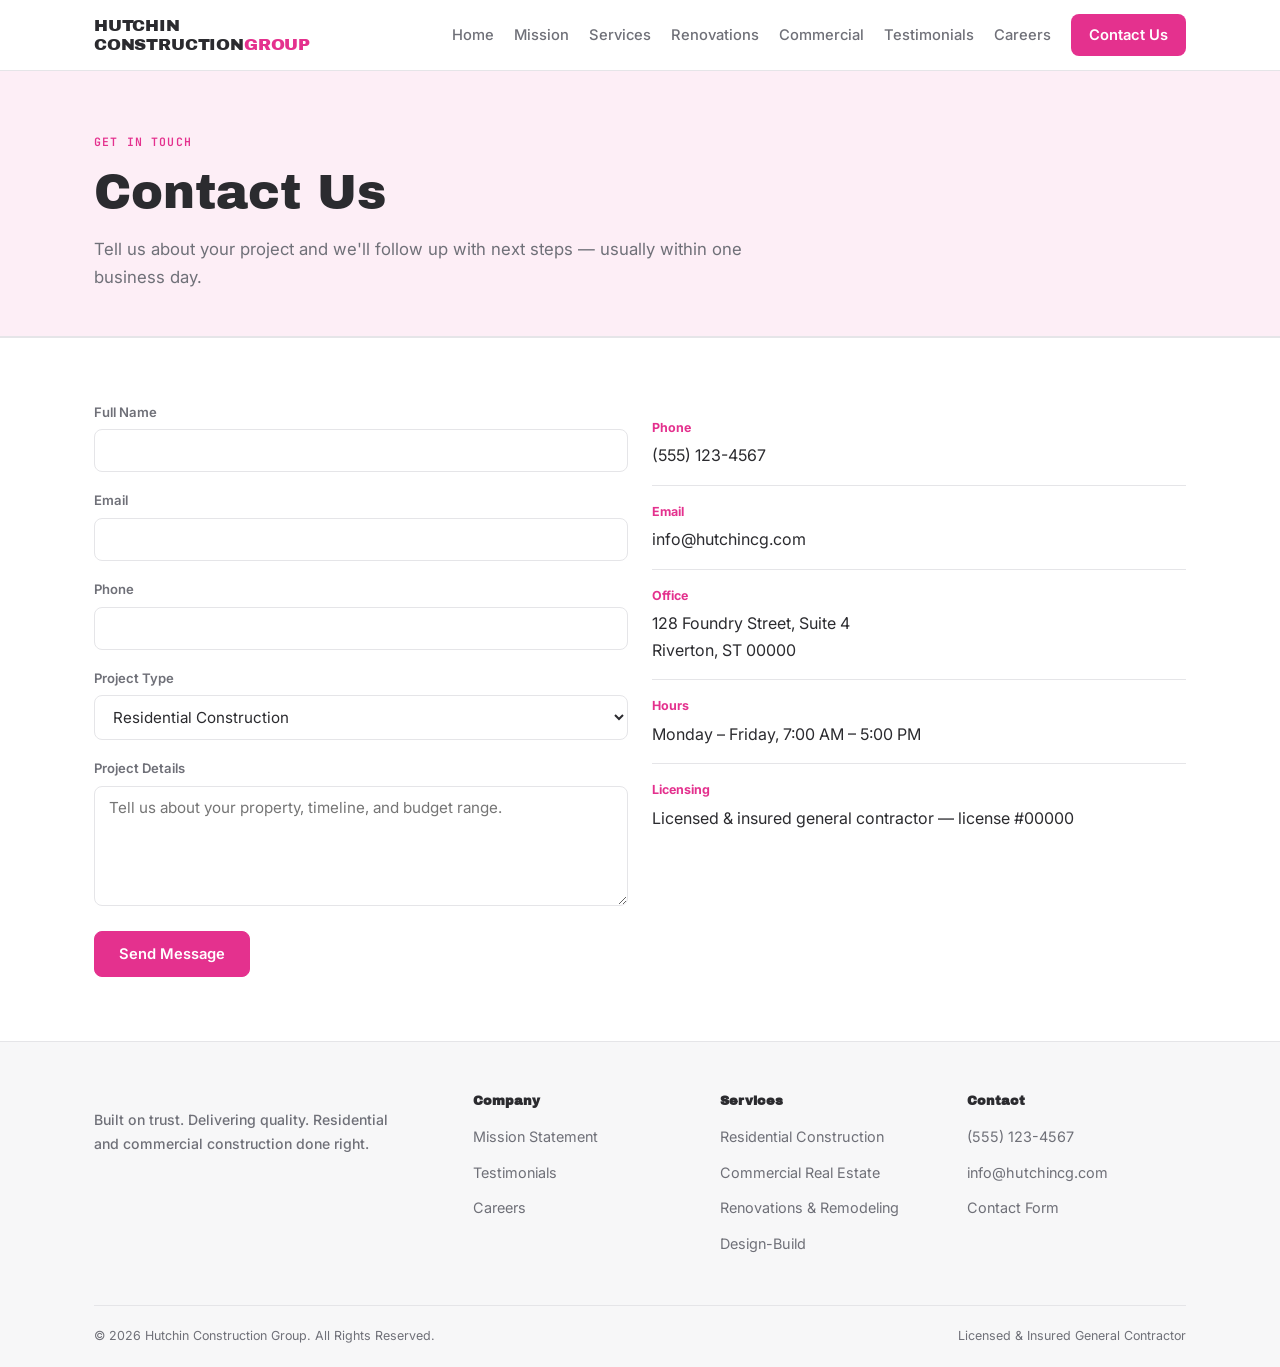
<file: pages/contact.html>
<!doctype html>
<html lang="en">
<head>
<meta charset="UTF-8">
<meta name="viewport" content="width=device-width, initial-scale=1.0">
<title>Contact Us — Hutchin Construction Group</title>
<link rel="preconnect" href="https://fonts.googleapis.com">
<link rel="preconnect" href="https://fonts.gstatic.com" crossorigin>
<link href="https://fonts.googleapis.com/css2?family=Archivo+Black&family=Inter:wght@400;500;600;700&family=JetBrains+Mono:wght@500;600;700&display=swap" rel="stylesheet">
<link rel="stylesheet" href="../css/style.css">
</head>
<body>

<header class="site-header">
  <div class="header-row">
    <a href="../index.html" class="brand">
      <span class="word">HUTCHIN<br>CONSTRUCTION<span>GROUP</span></span>
    </a>
    <button class="menu-toggle" aria-label="Toggle menu" aria-expanded="false">MENU</button>
    <nav class="main-nav">
      <a href="../index.html">Home</a>
      <a href="mission.html">Mission</a>
      <a href="services.html">Services</a>
      <a href="renovations.html">Renovations</a>
      <a href="commercial.html">Commercial</a>
      <a href="testimonials.html">Testimonials</a>
      <a href="careers.html">Careers</a>
      <a href="contact.html" class="nav-cta current">Contact Us</a>
    </nav>
  </div>
</header>

<main>

  <section class="page-hero">
    <div class="container">
      <span class="label">Get In Touch</span>
      <h1>Contact Us</h1>
      <p class="lede">Tell us about your project and we'll follow up with next steps — usually within one business day.</p>
    </div>
  </section>

  <section>
    <div class="container">
      <div class="grid grid-2">
        <form class="contact-form" onsubmit="return false;">
          <div>
            <label for="name">Full Name</label>
            <input type="text" id="name" name="name" required>
          </div>
          <div>
            <label for="email">Email</label>
            <input type="email" id="email" name="email" required>
          </div>
          <div>
            <label for="phone">Phone</label>
            <input type="tel" id="phone" name="phone">
          </div>
          <div>
            <label for="project">Project Type</label>
            <select id="project" name="project">
              <option>Residential Construction</option>
              <option>Commercial Construction</option>
              <option>Renovation / Remodel</option>
              <option>Custom Build</option>
              <option>Design-Build Services</option>
              <option>Other</option>
            </select>
          </div>
          <div>
            <label for="message">Project Details</label>
            <textarea id="message" name="message" placeholder="Tell us about your property, timeline, and budget range."></textarea>
          </div>
          <button type="submit" class="btn btn-solid" style="width:fit-content;">Send Message</button>
        </form>

        <div>
          <ul class="info-list">
            <li>
              <span class="k">Phone</span>
              <a href="tel:+15551234567">(555) 123-4567</a>
            </li>
            <li>
              <span class="k">Email</span>
              <a href="mailto:info@hutchincg.com">info@hutchincg.com</a>
            </li>
            <li>
              <span class="k">Office</span>
              <span>128 Foundry Street, Suite 4<br>Riverton, ST 00000</span>
            </li>
            <li>
              <span class="k">Hours</span>
              <span>Monday – Friday, 7:00 AM – 5:00 PM</span>
            </li>
            <li>
              <span class="k">Licensing</span>
              <span>Licensed &amp; insured general contractor — license #00000</span>
            </li>
          </ul>
        </div>
      </div>
    </div>
  </section>

</main>

<footer>
  <div class="container">
    <div class="footer-top">
      <div>
        <div class="footer-brand">
          <span class="word">HUTCHIN CONSTRUCTION GROUP</span>
        </div>
        <p class="tag">Built on trust. Delivering quality. Residential and commercial construction done right.</p>
      </div>
      <div>
        <h4>Company</h4>
        <ul>
          <li><a href="mission.html">Mission Statement</a></li>
          <li><a href="testimonials.html">Testimonials</a></li>
          <li><a href="careers.html">Careers</a></li>
        </ul>
      </div>
      <div>
        <h4>Services</h4>
        <ul>
          <li><a href="services.html#residential">Residential Construction</a></li>
          <li><a href="commercial.html">Commercial Real Estate</a></li>
          <li><a href="renovations.html">Renovations &amp; Remodeling</a></li>
          <li><a href="services.html#design-build">Design-Build</a></li>
        </ul>
      </div>
      <div>
        <h4>Contact</h4>
        <ul>
          <li><a href="tel:+15551234567">(555) 123-4567</a></li>
          <li><a href="mailto:info@hutchincg.com">info@hutchincg.com</a></li>
          <li><a href="contact.html">Contact Form</a></li>
        </ul>
      </div>
    </div>
    <div class="footer-bottom">
      <span>© 2026 Hutchin Construction Group. All Rights Reserved.</span>
      <span>Licensed &amp; Insured General Contractor</span>
    </div>
  </div>
</footer>

<script src="../js/main.js"></script>
</body>
</html>
</file>
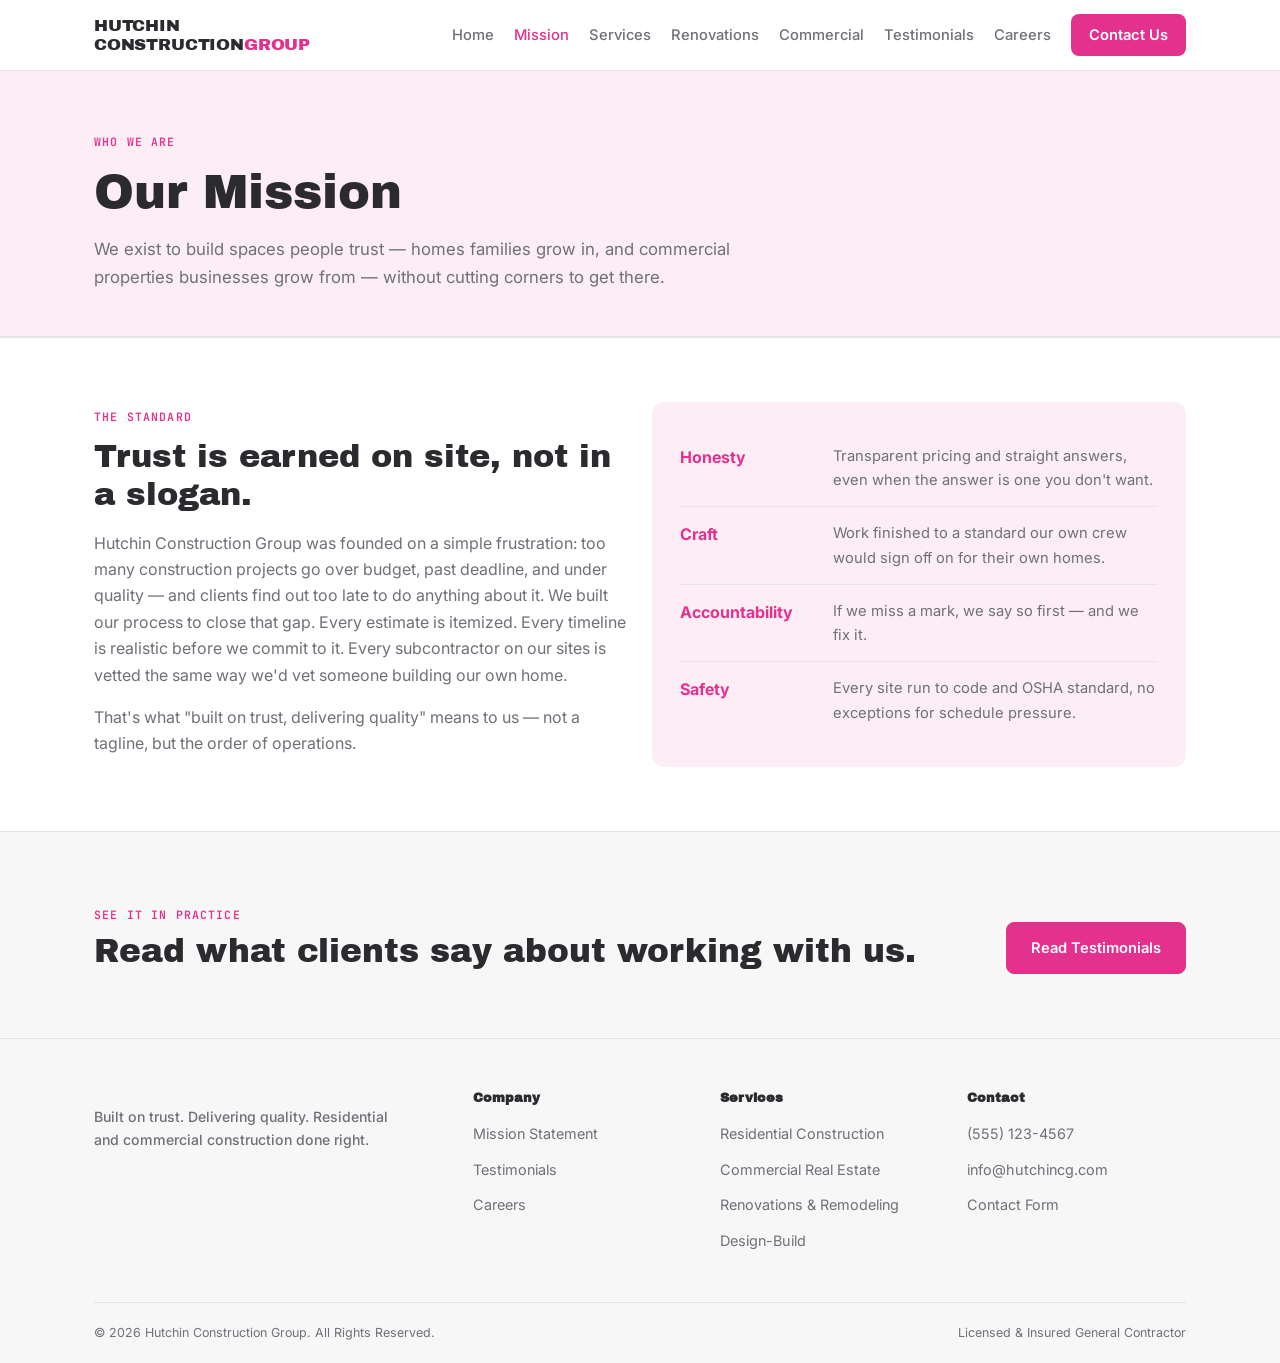
<file: pages/mission.html>
<!doctype html>
<html lang="en">
<head>
<meta charset="UTF-8">
<meta name="viewport" content="width=device-width, initial-scale=1.0">
<title>Mission Statement — Hutchin Construction Group</title>
<link rel="preconnect" href="https://fonts.googleapis.com">
<link rel="preconnect" href="https://fonts.gstatic.com" crossorigin>
<link href="https://fonts.googleapis.com/css2?family=Archivo+Black&family=Inter:wght@400;500;600;700&family=JetBrains+Mono:wght@500;600;700&display=swap" rel="stylesheet">
<link rel="stylesheet" href="../css/style.css">
</head>
<body>

<header class="site-header">
  <div class="header-row">
    <a href="../index.html" class="brand">
      <span class="word">HUTCHIN<br>CONSTRUCTION<span>GROUP</span></span>
    </a>
    <button class="menu-toggle" aria-label="Toggle menu" aria-expanded="false">MENU</button>
    <nav class="main-nav">
      <a href="../index.html">Home</a>
      <a href="mission.html" class="current">Mission</a>
      <a href="services.html">Services</a>
      <a href="renovations.html">Renovations</a>
      <a href="commercial.html">Commercial</a>
      <a href="testimonials.html">Testimonials</a>
      <a href="careers.html">Careers</a>
      <a href="contact.html" class="nav-cta">Contact Us</a>
    </nav>
  </div>
</header>

<main>

  <section class="page-hero">
    <div class="container">
      <span class="label">Who We Are</span>
      <h1>Our Mission</h1>
      <p class="lede">We exist to build spaces people trust — homes families grow in, and commercial properties businesses grow from — without cutting corners to get there.</p>
    </div>
  </section>

  <section>
    <div class="container">
      <div class="grid grid-2">
        <div>
          <span class="label">The Standard</span>
          <h2 style="margin-top:10px; font-size:clamp(1.5rem,2.6vw,2rem);">Trust is earned on site, not in a slogan.</h2>
          <p style="color:var(--steel); margin-top:16px;">Hutchin Construction Group was founded on a simple frustration: too many construction projects go over budget, past deadline, and under quality — and clients find out too late to do anything about it. We built our process to close that gap. Every estimate is itemized. Every timeline is realistic before we commit to it. Every subcontractor on our sites is vetted the same way we'd vet someone building our own home.</p>
          <p style="color:var(--steel); margin-top:16px;">That's what "built on trust, delivering quality" means to us — not a tagline, but the order of operations.</p>
        </div>
        <div class="quote-card">
          <table class="values-list">
            <tr><td>Honesty</td><td>Transparent pricing and straight answers, even when the answer is one you don't want.</td></tr>
            <tr><td>Craft</td><td>Work finished to a standard our own crew would sign off on for their own homes.</td></tr>
            <tr><td>Accountability</td><td>If we miss a mark, we say so first — and we fix it.</td></tr>
            <tr><td>Safety</td><td>Every site run to code and OSHA standard, no exceptions for schedule pressure.</td></tr>
          </table>
        </div>
      </div>
    </div>
  </section>

  <section class="cta-band">
    <div class="container" style="display:flex; justify-content:space-between; align-items:center; flex-wrap:wrap; gap:24px;">
      <div>
        <span class="label" style="color:var(--pink);">See It in Practice</span>
        <h2>Read what clients say about working with us.</h2>
      </div>
      <div class="cta-row">
        <a href="testimonials.html" class="btn btn-solid" style="background:var(--pink); border-color:var(--pink);">Read Testimonials</a>
      </div>
    </div>
  </section>

</main>

<footer>
  <div class="container">
    <div class="footer-top">
      <div>
        <div class="footer-brand">
          <span class="word">HUTCHIN CONSTRUCTION GROUP</span>
        </div>
        <p class="tag">Built on trust. Delivering quality. Residential and commercial construction done right.</p>
      </div>
      <div>
        <h4>Company</h4>
        <ul>
          <li><a href="mission.html">Mission Statement</a></li>
          <li><a href="testimonials.html">Testimonials</a></li>
          <li><a href="careers.html">Careers</a></li>
        </ul>
      </div>
      <div>
        <h4>Services</h4>
        <ul>
          <li><a href="services.html#residential">Residential Construction</a></li>
          <li><a href="commercial.html">Commercial Real Estate</a></li>
          <li><a href="renovations.html">Renovations &amp; Remodeling</a></li>
          <li><a href="services.html#design-build">Design-Build</a></li>
        </ul>
      </div>
      <div>
        <h4>Contact</h4>
        <ul>
          <li><a href="tel:+15551234567">(555) 123-4567</a></li>
          <li><a href="mailto:info@hutchincg.com">info@hutchincg.com</a></li>
          <li><a href="contact.html">Contact Form</a></li>
        </ul>
      </div>
    </div>
    <div class="footer-bottom">
      <span>© 2026 Hutchin Construction Group. All Rights Reserved.</span>
      <span>Licensed &amp; Insured General Contractor</span>
    </div>
  </div>
</footer>

<script src="../js/main.js"></script>
</body>
</html>
</file>
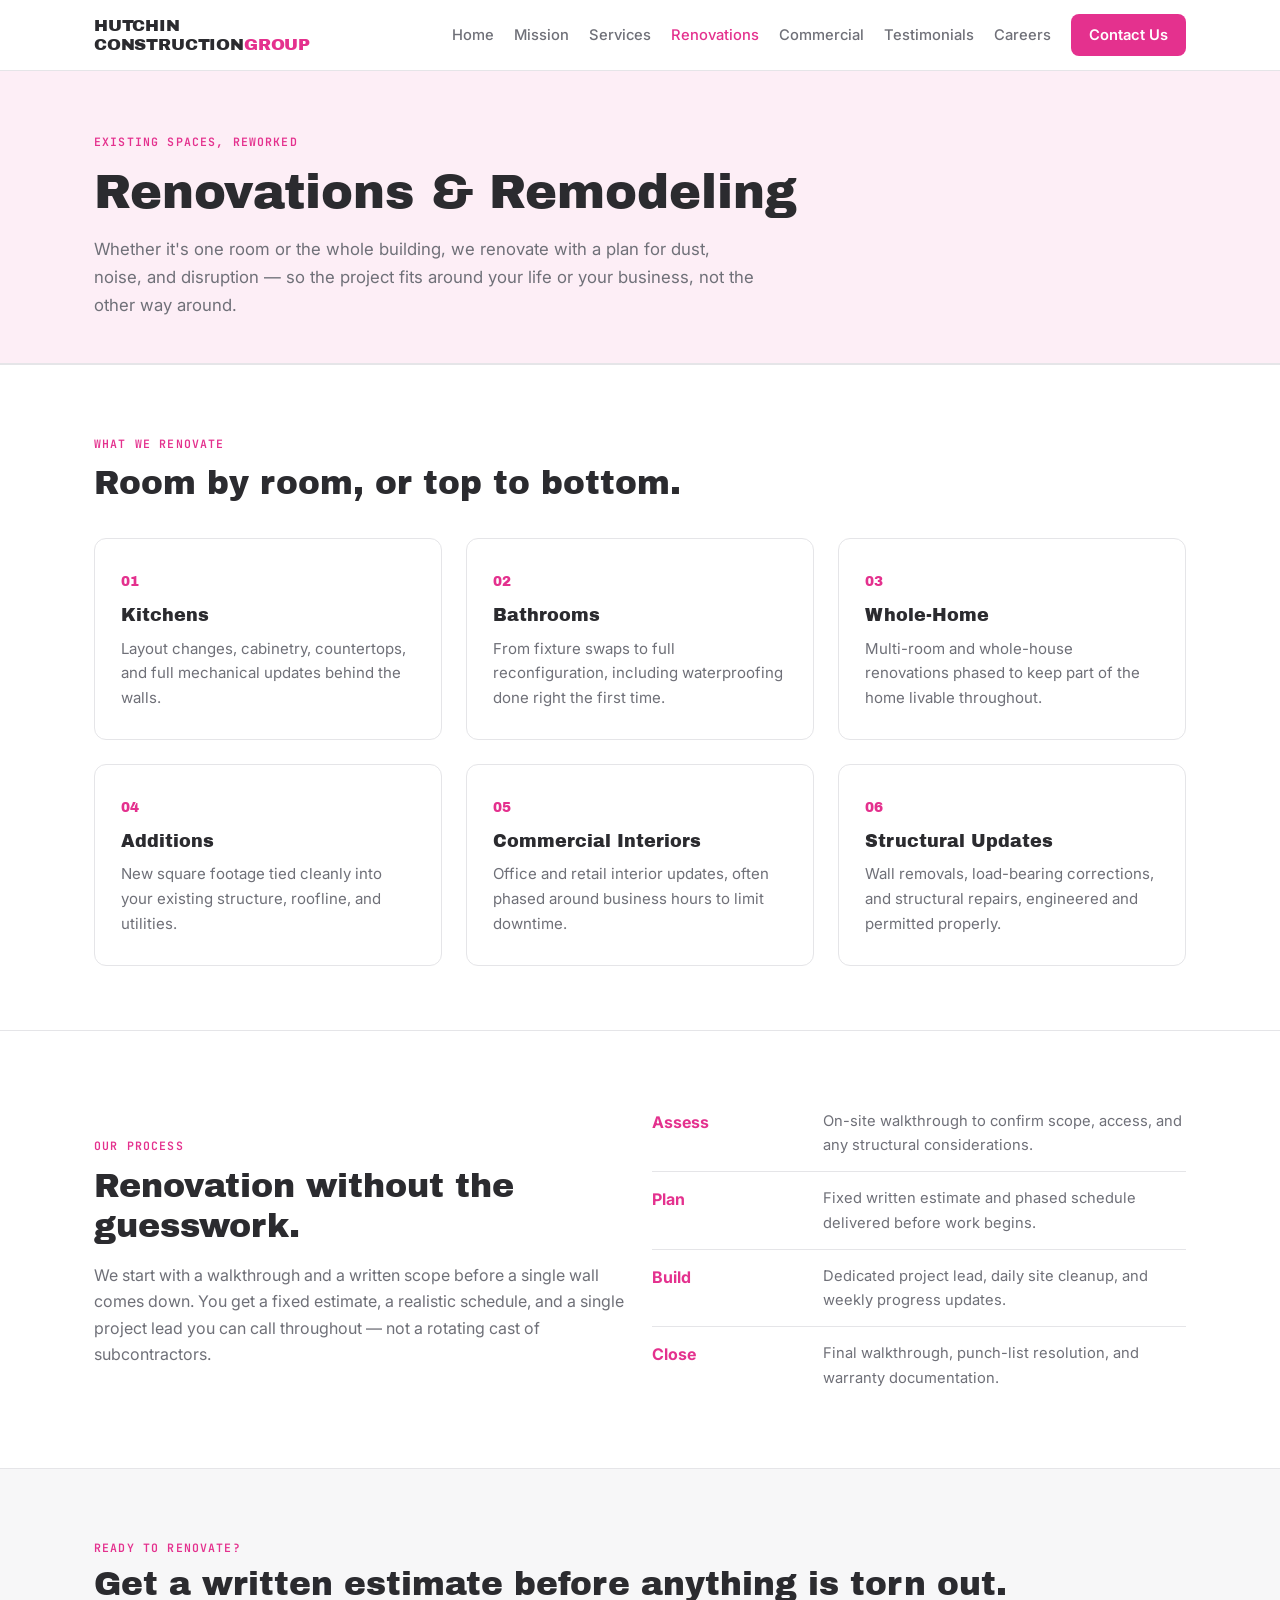
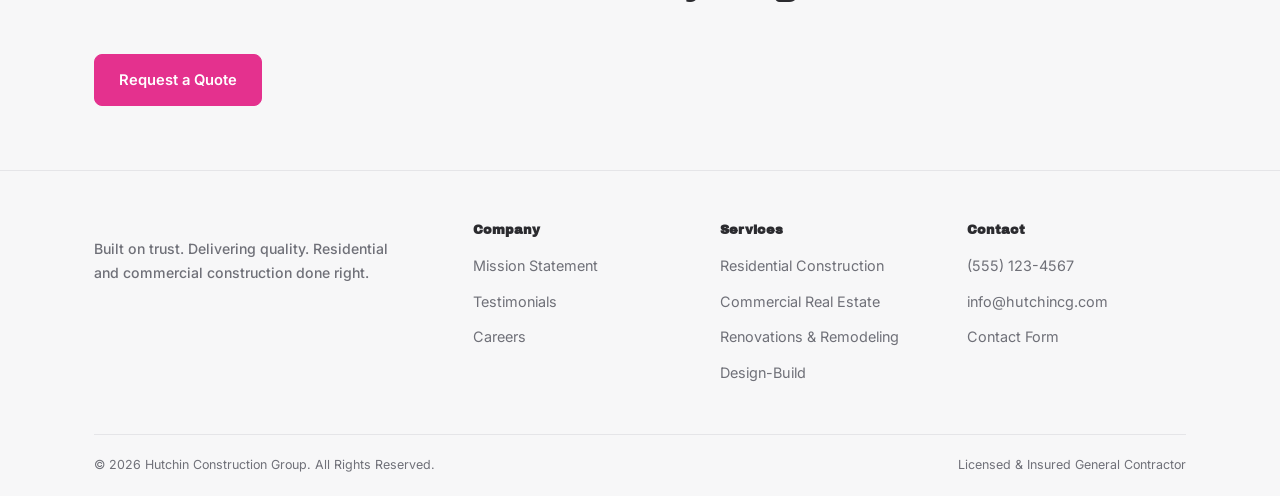
<file: pages/renovations.html>
<!doctype html>
<html lang="en">
<head>
<meta charset="UTF-8">
<meta name="viewport" content="width=device-width, initial-scale=1.0">
<title>Renovations — Hutchin Construction Group</title>
<link rel="preconnect" href="https://fonts.googleapis.com">
<link rel="preconnect" href="https://fonts.gstatic.com" crossorigin>
<link href="https://fonts.googleapis.com/css2?family=Archivo+Black&family=Inter:wght@400;500;600;700&family=JetBrains+Mono:wght@500;600;700&display=swap" rel="stylesheet">
<link rel="stylesheet" href="../css/style.css">
</head>
<body>

<header class="site-header">
  <div class="header-row">
    <a href="../index.html" class="brand">
      <span class="word">HUTCHIN<br>CONSTRUCTION<span>GROUP</span></span>
    </a>
    <button class="menu-toggle" aria-label="Toggle menu" aria-expanded="false">MENU</button>
    <nav class="main-nav">
      <a href="../index.html">Home</a>
      <a href="mission.html">Mission</a>
      <a href="services.html">Services</a>
      <a href="renovations.html" class="current">Renovations</a>
      <a href="commercial.html">Commercial</a>
      <a href="testimonials.html">Testimonials</a>
      <a href="careers.html">Careers</a>
      <a href="contact.html" class="nav-cta">Contact Us</a>
    </nav>
  </div>
</header>

<main>

  <section class="page-hero">
    <div class="container">
      <span class="label">Existing Spaces, Reworked</span>
      <h1>Renovations &amp; Remodeling</h1>
      <p class="lede">Whether it's one room or the whole building, we renovate with a plan for dust, noise, and disruption — so the project fits around your life or your business, not the other way around.</p>
    </div>
  </section>

  <section>
    <div class="container">
      <div class="section-head">
        <span class="label">What We Renovate</span>
        <h2>Room by room, or top to bottom.</h2>
      </div>
      <div class="grid grid-3">
        <div class="card">
          <span class="num">01</span>
          <h3>Kitchens</h3>
          <p>Layout changes, cabinetry, countertops, and full mechanical updates behind the walls.</p>
        </div>
        <div class="card">
          <span class="num">02</span>
          <h3>Bathrooms</h3>
          <p>From fixture swaps to full reconfiguration, including waterproofing done right the first time.</p>
        </div>
        <div class="card">
          <span class="num">03</span>
          <h3>Whole-Home</h3>
          <p>Multi-room and whole-house renovations phased to keep part of the home livable throughout.</p>
        </div>
        <div class="card">
          <span class="num">04</span>
          <h3>Additions</h3>
          <p>New square footage tied cleanly into your existing structure, roofline, and utilities.</p>
        </div>
        <div class="card">
          <span class="num">05</span>
          <h3>Commercial Interiors</h3>
          <p>Office and retail interior updates, often phased around business hours to limit downtime.</p>
        </div>
        <div class="card">
          <span class="num">06</span>
          <h3>Structural Updates</h3>
          <p>Wall removals, load-bearing corrections, and structural repairs, engineered and permitted properly.</p>
        </div>
      </div>
    </div>
  </section>

  <section>
    <div class="container">
      <div class="grid grid-2" style="align-items:center;">
        <div>
          <span class="label">Our Process</span>
          <h2 style="margin-top:10px; font-size:clamp(1.5rem,2.6vw,2.1rem);">Renovation without the guesswork.</h2>
          <p style="color:var(--steel); margin-top:16px;">We start with a walkthrough and a written scope before a single wall comes down. You get a fixed estimate, a realistic schedule, and a single project lead you can call throughout — not a rotating cast of subcontractors.</p>
        </div>
        <table class="values-list">
          <tr><td>Assess</td><td>On-site walkthrough to confirm scope, access, and any structural considerations.</td></tr>
          <tr><td>Plan</td><td>Fixed written estimate and phased schedule delivered before work begins.</td></tr>
          <tr><td>Build</td><td>Dedicated project lead, daily site cleanup, and weekly progress updates.</td></tr>
          <tr><td>Close</td><td>Final walkthrough, punch-list resolution, and warranty documentation.</td></tr>
        </table>
      </div>
    </div>
  </section>

  <section class="cta-band">
    <div class="container" style="display:flex; justify-content:space-between; align-items:center; flex-wrap:wrap; gap:24px;">
      <div>
        <span class="label" style="color:var(--pink);">Ready to Renovate?</span>
        <h2>Get a written estimate before anything is torn out.</h2>
      </div>
      <div class="cta-row">
        <a href="contact.html" class="btn btn-solid" style="background:var(--pink); border-color:var(--pink);">Request a Quote</a>
      </div>
    </div>
  </section>

</main>

<footer>
  <div class="container">
    <div class="footer-top">
      <div>
        <div class="footer-brand">
          <span class="word">HUTCHIN CONSTRUCTION GROUP</span>
        </div>
        <p class="tag">Built on trust. Delivering quality. Residential and commercial construction done right.</p>
      </div>
      <div>
        <h4>Company</h4>
        <ul>
          <li><a href="mission.html">Mission Statement</a></li>
          <li><a href="testimonials.html">Testimonials</a></li>
          <li><a href="careers.html">Careers</a></li>
        </ul>
      </div>
      <div>
        <h4>Services</h4>
        <ul>
          <li><a href="services.html#residential">Residential Construction</a></li>
          <li><a href="commercial.html">Commercial Real Estate</a></li>
          <li><a href="renovations.html">Renovations &amp; Remodeling</a></li>
          <li><a href="services.html#design-build">Design-Build</a></li>
        </ul>
      </div>
      <div>
        <h4>Contact</h4>
        <ul>
          <li><a href="tel:+15551234567">(555) 123-4567</a></li>
          <li><a href="mailto:info@hutchincg.com">info@hutchincg.com</a></li>
          <li><a href="contact.html">Contact Form</a></li>
        </ul>
      </div>
    </div>
    <div class="footer-bottom">
      <span>© 2026 Hutchin Construction Group. All Rights Reserved.</span>
      <span>Licensed &amp; Insured General Contractor</span>
    </div>
  </div>
</footer>

<script src="../js/main.js"></script>
</body>
</html>
</file>
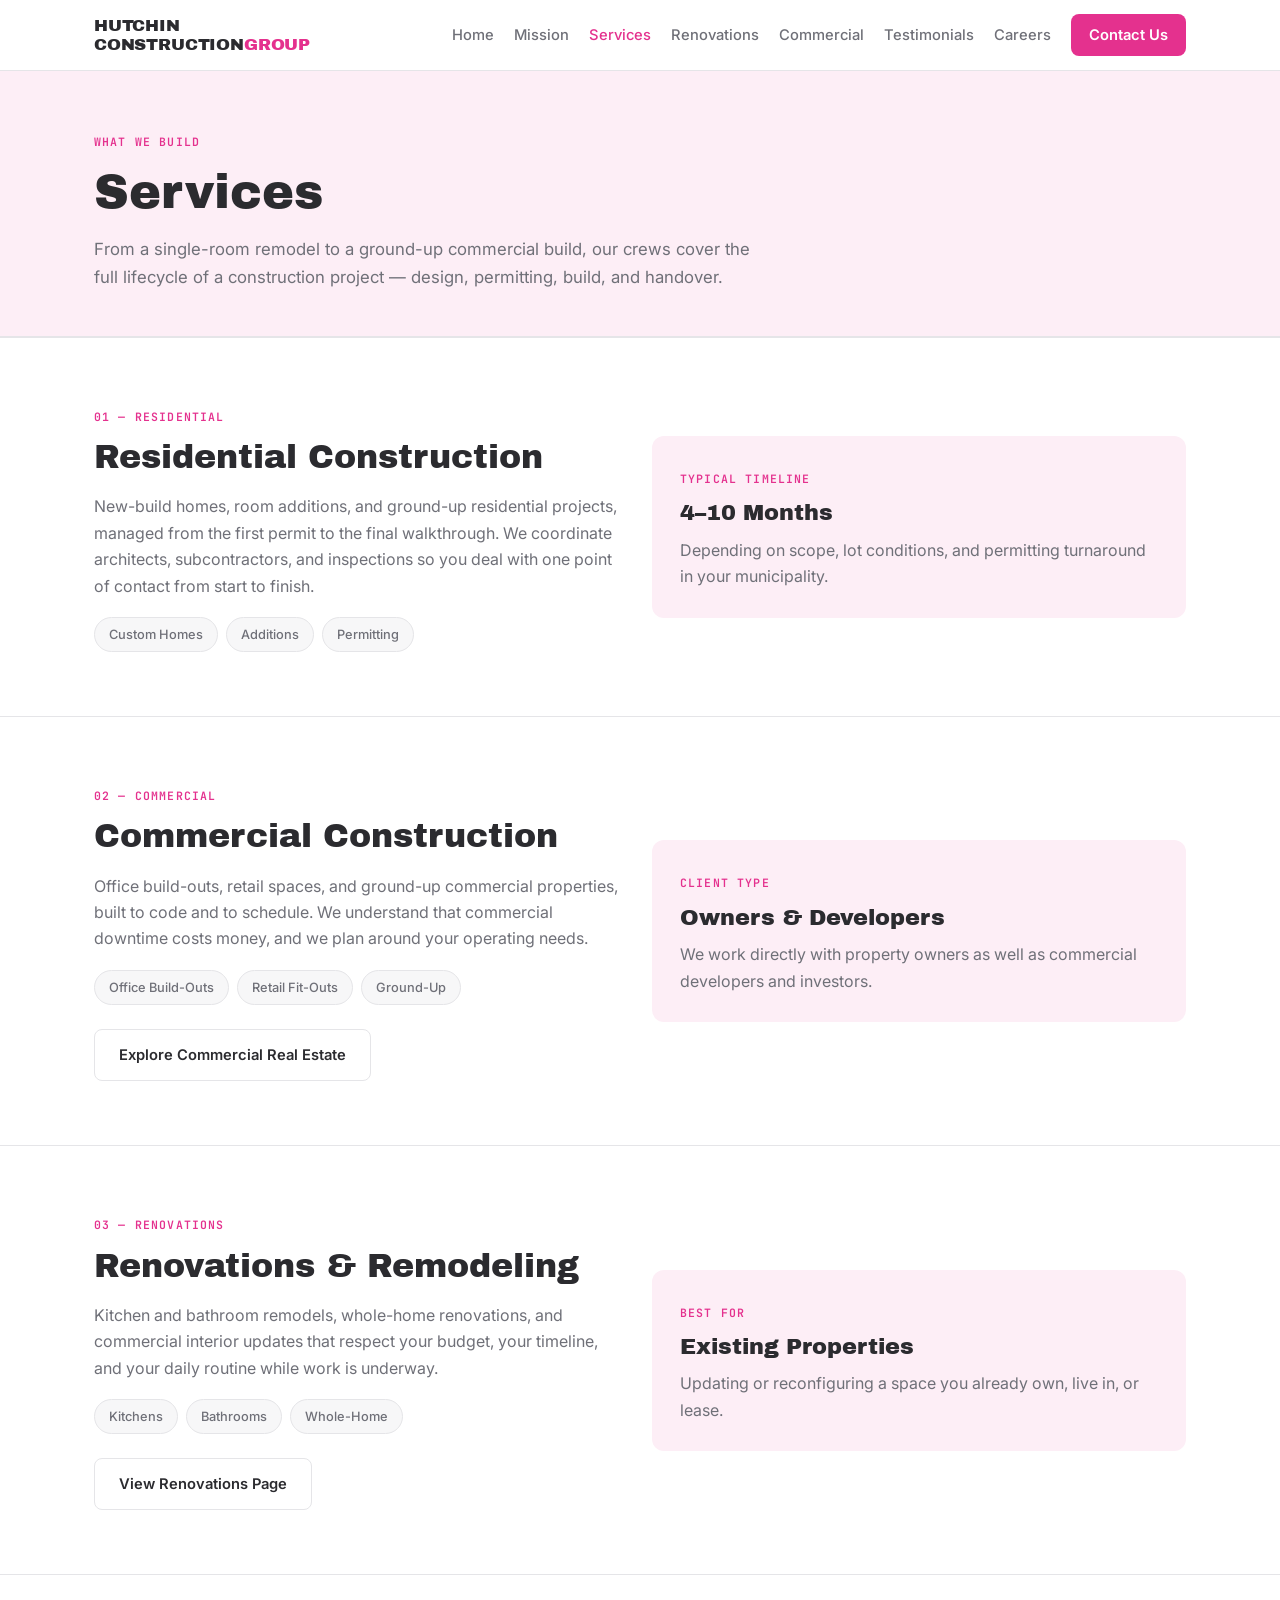
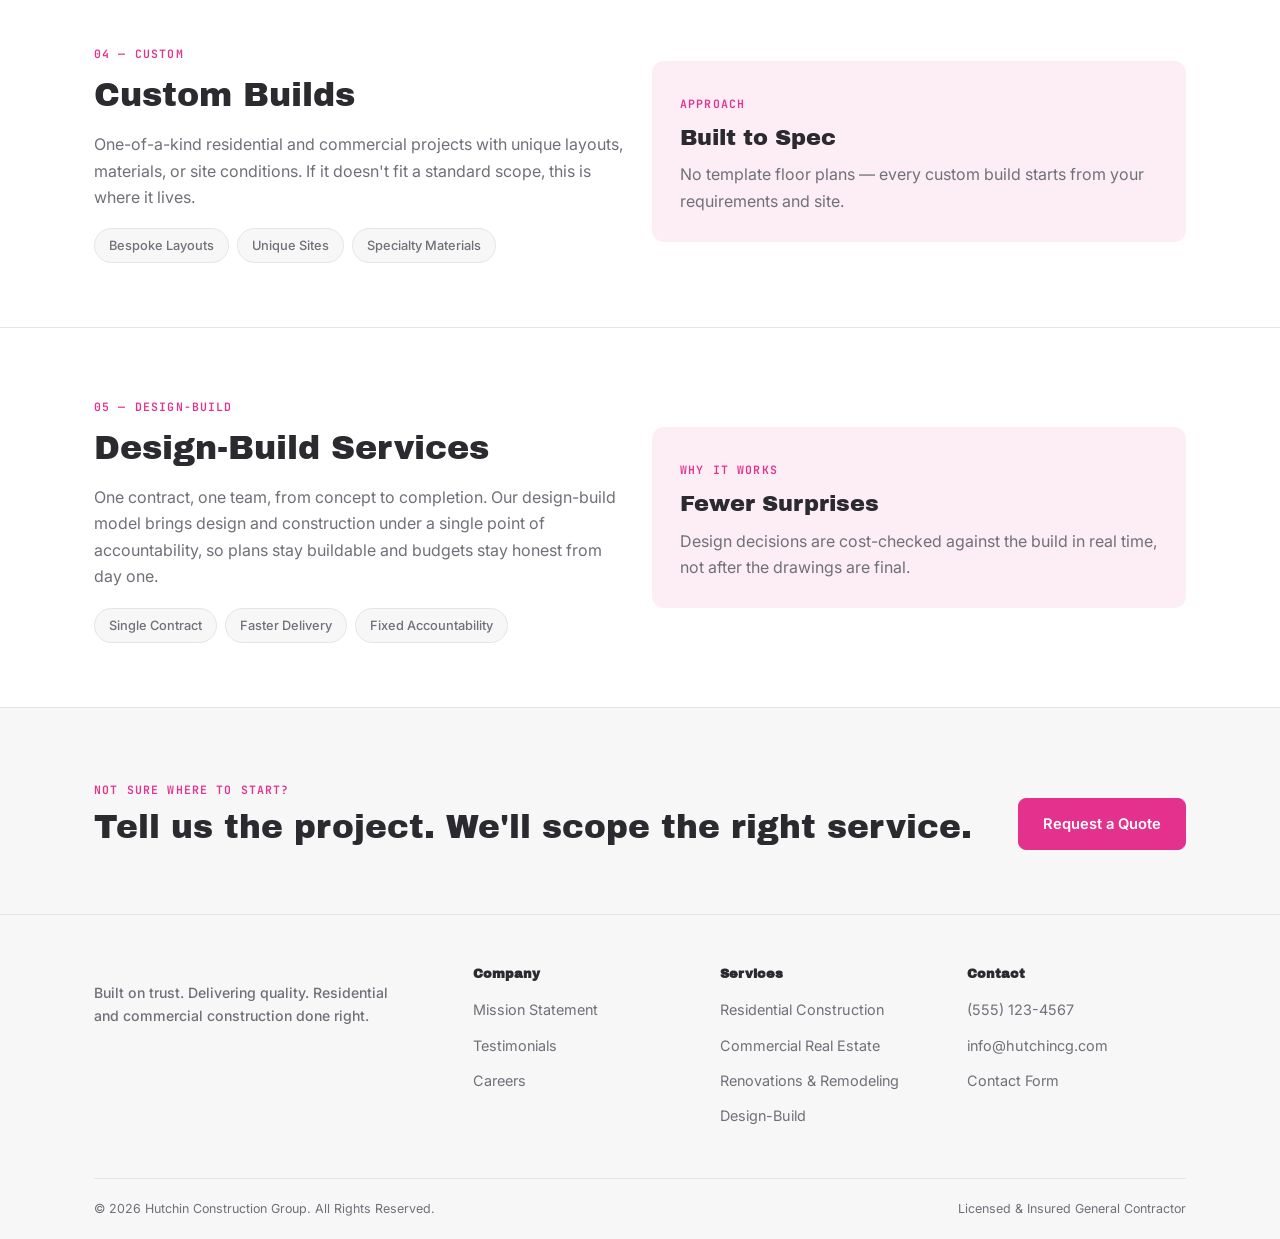
<file: pages/services.html>
<!doctype html>
<html lang="en">
<head>
<meta charset="UTF-8">
<meta name="viewport" content="width=device-width, initial-scale=1.0">
<title>Services — Hutchin Construction Group</title>
<link rel="preconnect" href="https://fonts.googleapis.com">
<link rel="preconnect" href="https://fonts.gstatic.com" crossorigin>
<link href="https://fonts.googleapis.com/css2?family=Archivo+Black&family=Inter:wght@400;500;600;700&family=JetBrains+Mono:wght@500;600;700&display=swap" rel="stylesheet">
<link rel="stylesheet" href="../css/style.css">
</head>
<body>

<header class="site-header">
  <div class="header-row">
    <a href="../index.html" class="brand">
      <span class="word">HUTCHIN<br>CONSTRUCTION<span>GROUP</span></span>
    </a>
    <button class="menu-toggle" aria-label="Toggle menu" aria-expanded="false">MENU</button>
    <nav class="main-nav">
      <a href="../index.html">Home</a>
      <a href="mission.html">Mission</a>
      <a href="services.html" class="current">Services</a>
      <a href="renovations.html">Renovations</a>
      <a href="commercial.html">Commercial</a>
      <a href="testimonials.html">Testimonials</a>
      <a href="careers.html">Careers</a>
      <a href="contact.html" class="nav-cta">Contact Us</a>
    </nav>
  </div>
</header>

<main>

  <section class="page-hero">
    <div class="container">
      <span class="label">What We Build</span>
      <h1>Services</h1>
      <p class="lede">From a single-room remodel to a ground-up commercial build, our crews cover the full lifecycle of a construction project — design, permitting, build, and handover.</p>
    </div>
  </section>

  <section id="residential">
    <div class="container">
      <div class="grid grid-2" style="align-items:center;">
        <div>
          <span class="label">01 — Residential</span>
          <h2 style="margin-top:10px; font-size:clamp(1.5rem,2.6vw,2.1rem);">Residential Construction</h2>
          <p style="color:var(--steel); margin-top:16px;">New-build homes, room additions, and ground-up residential projects, managed from the first permit to the final walkthrough. We coordinate architects, subcontractors, and inspections so you deal with one point of contact from start to finish.</p>
          <div class="tag-row">
            <span class="tag">Custom Homes</span>
            <span class="tag">Additions</span>
            <span class="tag">Permitting</span>
          </div>
        </div>
        <div class="quote-card"><span class="label">Typical Timeline</span><h3 style="margin-top:10px; font-size:1.4rem;">4–10 Months</h3><p style="color:var(--steel); margin-top:10px;">Depending on scope, lot conditions, and permitting turnaround in your municipality.</p></div>
      </div>
    </div>
  </section>

  <section>
    <div class="container">
      <div class="grid grid-2" style="align-items:center;">
        <div class="quote-card" style="order:2;"><span class="label">Client Type</span><h3 style="margin-top:10px; font-size:1.4rem;">Owners &amp; Developers</h3><p style="color:var(--steel); margin-top:10px;">We work directly with property owners as well as commercial developers and investors.</p></div>
        <div style="order:1;">
          <span class="label">02 — Commercial</span>
          <h2 style="margin-top:10px; font-size:clamp(1.5rem,2.6vw,2.1rem);">Commercial Construction</h2>
          <p style="color:var(--steel); margin-top:16px;">Office build-outs, retail spaces, and ground-up commercial properties, built to code and to schedule. We understand that commercial downtime costs money, and we plan around your operating needs.</p>
          <div class="tag-row">
            <span class="tag">Office Build-Outs</span>
            <span class="tag">Retail Fit-Outs</span>
            <span class="tag">Ground-Up</span>
          </div>
          <a href="commercial.html" class="btn btn-outline" style="margin-top:24px;">Explore Commercial Real Estate</a>
        </div>
      </div>
    </div>
  </section>

  <section>
    <div class="container">
      <div class="grid grid-2" style="align-items:center;">
        <div>
          <span class="label">03 — Renovations</span>
          <h2 style="margin-top:10px; font-size:clamp(1.5rem,2.6vw,2.1rem);">Renovations &amp; Remodeling</h2>
          <p style="color:var(--steel); margin-top:16px;">Kitchen and bathroom remodels, whole-home renovations, and commercial interior updates that respect your budget, your timeline, and your daily routine while work is underway.</p>
          <div class="tag-row">
            <span class="tag">Kitchens</span>
            <span class="tag">Bathrooms</span>
            <span class="tag">Whole-Home</span>
          </div>
          <a href="renovations.html" class="btn btn-outline" style="margin-top:24px;">View Renovations Page</a>
        </div>
        <div class="quote-card"><span class="label">Best For</span><h3 style="margin-top:10px; font-size:1.4rem;">Existing Properties</h3><p style="color:var(--steel); margin-top:10px;">Updating or reconfiguring a space you already own, live in, or lease.</p></div>
      </div>
    </div>
  </section>

  <section>
    <div class="container">
      <div class="grid grid-2" style="align-items:center;">
        <div class="quote-card" style="order:2;"><span class="label">Approach</span><h3 style="margin-top:10px; font-size:1.4rem;">Built to Spec</h3><p style="color:var(--steel); margin-top:10px;">No template floor plans — every custom build starts from your requirements and site.</p></div>
        <div style="order:1;">
          <span class="label">04 — Custom</span>
          <h2 style="margin-top:10px; font-size:clamp(1.5rem,2.6vw,2.1rem);">Custom Builds</h2>
          <p style="color:var(--steel); margin-top:16px;">One-of-a-kind residential and commercial projects with unique layouts, materials, or site conditions. If it doesn't fit a standard scope, this is where it lives.</p>
          <div class="tag-row">
            <span class="tag">Bespoke Layouts</span>
            <span class="tag">Unique Sites</span>
            <span class="tag">Specialty Materials</span>
          </div>
        </div>
      </div>
    </div>
  </section>

  <section id="design-build">
    <div class="container">
      <div class="grid grid-2" style="align-items:center;">
        <div>
          <span class="label">05 — Design-Build</span>
          <h2 style="margin-top:10px; font-size:clamp(1.5rem,2.6vw,2.1rem);">Design-Build Services</h2>
          <p style="color:var(--steel); margin-top:16px;">One contract, one team, from concept to completion. Our design-build model brings design and construction under a single point of accountability, so plans stay buildable and budgets stay honest from day one.</p>
          <div class="tag-row">
            <span class="tag">Single Contract</span>
            <span class="tag">Faster Delivery</span>
            <span class="tag">Fixed Accountability</span>
          </div>
        </div>
        <div class="quote-card"><span class="label">Why It Works</span><h3 style="margin-top:10px; font-size:1.4rem;">Fewer Surprises</h3><p style="color:var(--steel); margin-top:10px;">Design decisions are cost-checked against the build in real time, not after the drawings are final.</p></div>
      </div>
    </div>
  </section>

  <section class="cta-band">
    <div class="container" style="display:flex; justify-content:space-between; align-items:center; flex-wrap:wrap; gap:24px;">
      <div>
        <span class="label" style="color:var(--pink);">Not Sure Where to Start?</span>
        <h2>Tell us the project. We'll scope the right service.</h2>
      </div>
      <div class="cta-row">
        <a href="contact.html" class="btn btn-solid" style="background:var(--pink); border-color:var(--pink);">Request a Quote</a>
      </div>
    </div>
  </section>

</main>

<footer>
  <div class="container">
    <div class="footer-top">
      <div>
        <div class="footer-brand">
          <span class="word">HUTCHIN CONSTRUCTION GROUP</span>
        </div>
        <p class="tag">Built on trust. Delivering quality. Residential and commercial construction done right.</p>
      </div>
      <div>
        <h4>Company</h4>
        <ul>
          <li><a href="mission.html">Mission Statement</a></li>
          <li><a href="testimonials.html">Testimonials</a></li>
          <li><a href="careers.html">Careers</a></li>
        </ul>
      </div>
      <div>
        <h4>Services</h4>
        <ul>
          <li><a href="services.html#residential">Residential Construction</a></li>
          <li><a href="commercial.html">Commercial Real Estate</a></li>
          <li><a href="renovations.html">Renovations &amp; Remodeling</a></li>
          <li><a href="services.html#design-build">Design-Build</a></li>
        </ul>
      </div>
      <div>
        <h4>Contact</h4>
        <ul>
          <li><a href="tel:+15551234567">(555) 123-4567</a></li>
          <li><a href="mailto:info@hutchincg.com">info@hutchincg.com</a></li>
          <li><a href="contact.html">Contact Form</a></li>
        </ul>
      </div>
    </div>
    <div class="footer-bottom">
      <span>© 2026 Hutchin Construction Group. All Rights Reserved.</span>
      <span>Licensed &amp; Insured General Contractor</span>
    </div>
  </div>
</footer>

<script src="../js/main.js"></script>
</body>
</html>
</file>
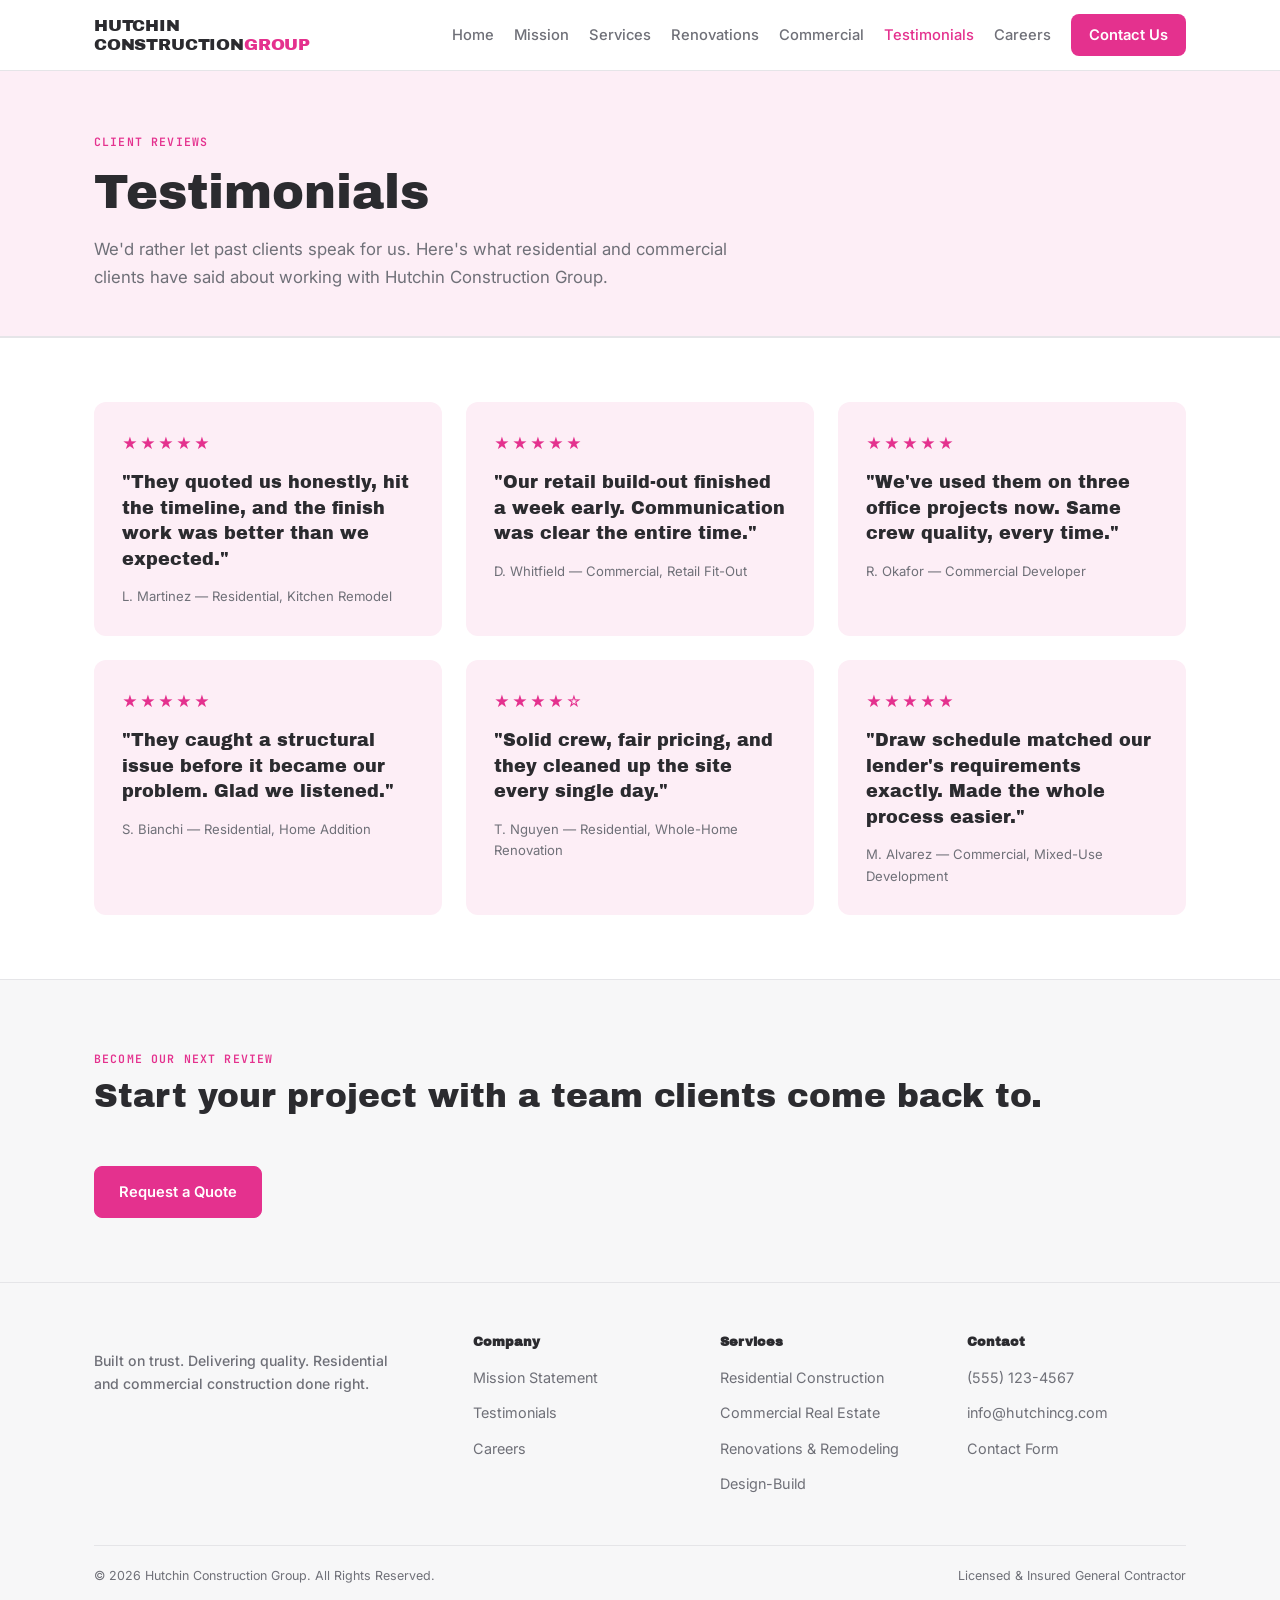
<file: pages/testimonials.html>
<!doctype html>
<html lang="en">
<head>
<meta charset="UTF-8">
<meta name="viewport" content="width=device-width, initial-scale=1.0">
<title>Testimonials — Hutchin Construction Group</title>
<link rel="preconnect" href="https://fonts.googleapis.com">
<link rel="preconnect" href="https://fonts.gstatic.com" crossorigin>
<link href="https://fonts.googleapis.com/css2?family=Archivo+Black&family=Inter:wght@400;500;600;700&family=JetBrains+Mono:wght@500;600;700&display=swap" rel="stylesheet">
<link rel="stylesheet" href="../css/style.css">
</head>
<body>

<header class="site-header">
  <div class="header-row">
    <a href="../index.html" class="brand">
      <span class="word">HUTCHIN<br>CONSTRUCTION<span>GROUP</span></span>
    </a>
    <button class="menu-toggle" aria-label="Toggle menu" aria-expanded="false">MENU</button>
    <nav class="main-nav">
      <a href="../index.html">Home</a>
      <a href="mission.html">Mission</a>
      <a href="services.html">Services</a>
      <a href="renovations.html">Renovations</a>
      <a href="commercial.html">Commercial</a>
      <a href="testimonials.html" class="current">Testimonials</a>
      <a href="careers.html">Careers</a>
      <a href="contact.html" class="nav-cta">Contact Us</a>
    </nav>
  </div>
</header>

<main>

  <section class="page-hero">
    <div class="container">
      <span class="label">Client Reviews</span>
      <h1>Testimonials</h1>
      <p class="lede">We'd rather let past clients speak for us. Here's what residential and commercial clients have said about working with Hutchin Construction Group.</p>
    </div>
  </section>

  <section>
    <div class="container">
      <div class="grid grid-3">
        <div class="quote-card">
          <span class="stars">★★★★★</span>
          <blockquote>"They quoted us honestly, hit the timeline, and the finish work was better than we expected."</blockquote>
          <div class="quote-meta">L. Martinez — Residential, Kitchen Remodel</div>
        </div>
        <div class="quote-card">
          <span class="stars">★★★★★</span>
          <blockquote>"Our retail build-out finished a week early. Communication was clear the entire time."</blockquote>
          <div class="quote-meta">D. Whitfield — Commercial, Retail Fit-Out</div>
        </div>
        <div class="quote-card">
          <span class="stars">★★★★★</span>
          <blockquote>"We've used them on three office projects now. Same crew quality, every time."</blockquote>
          <div class="quote-meta">R. Okafor — Commercial Developer</div>
        </div>
        <div class="quote-card">
          <span class="stars">★★★★★</span>
          <blockquote>"They caught a structural issue before it became our problem. Glad we listened."</blockquote>
          <div class="quote-meta">S. Bianchi — Residential, Home Addition</div>
        </div>
        <div class="quote-card">
          <span class="stars">★★★★☆</span>
          <blockquote>"Solid crew, fair pricing, and they cleaned up the site every single day."</blockquote>
          <div class="quote-meta">T. Nguyen — Residential, Whole-Home Renovation</div>
        </div>
        <div class="quote-card">
          <span class="stars">★★★★★</span>
          <blockquote>"Draw schedule matched our lender's requirements exactly. Made the whole process easier."</blockquote>
          <div class="quote-meta">M. Alvarez — Commercial, Mixed-Use Development</div>
        </div>
      </div>
    </div>
  </section>

  <section class="cta-band">
    <div class="container" style="display:flex; justify-content:space-between; align-items:center; flex-wrap:wrap; gap:24px;">
      <div>
        <span class="label" style="color:var(--pink);">Become Our Next Review</span>
        <h2>Start your project with a team clients come back to.</h2>
      </div>
      <div class="cta-row">
        <a href="contact.html" class="btn btn-solid" style="background:var(--pink); border-color:var(--pink);">Request a Quote</a>
      </div>
    </div>
  </section>

</main>

<footer>
  <div class="container">
    <div class="footer-top">
      <div>
        <div class="footer-brand">
          <span class="word">HUTCHIN CONSTRUCTION GROUP</span>
        </div>
        <p class="tag">Built on trust. Delivering quality. Residential and commercial construction done right.</p>
      </div>
      <div>
        <h4>Company</h4>
        <ul>
          <li><a href="mission.html">Mission Statement</a></li>
          <li><a href="testimonials.html">Testimonials</a></li>
          <li><a href="careers.html">Careers</a></li>
        </ul>
      </div>
      <div>
        <h4>Services</h4>
        <ul>
          <li><a href="services.html#residential">Residential Construction</a></li>
          <li><a href="commercial.html">Commercial Real Estate</a></li>
          <li><a href="renovations.html">Renovations &amp; Remodeling</a></li>
          <li><a href="services.html#design-build">Design-Build</a></li>
        </ul>
      </div>
      <div>
        <h4>Contact</h4>
        <ul>
          <li><a href="tel:+15551234567">(555) 123-4567</a></li>
          <li><a href="mailto:info@hutchincg.com">info@hutchincg.com</a></li>
          <li><a href="contact.html">Contact Form</a></li>
        </ul>
      </div>
    </div>
    <div class="footer-bottom">
      <span>© 2026 Hutchin Construction Group. All Rights Reserved.</span>
      <span>Licensed &amp; Insured General Contractor</span>
    </div>
  </div>
</footer>

<script src="../js/main.js"></script>
</body>
</html>
</file>
<file: css/style.css>
/* ============================================================
   Hutchin Construction Group — stylesheet (light, basic)
   Clean white/light-grey background, soft pink accent from the
   logo, simple type, minimal decoration.
   ============================================================ */

:root{
  --ink:        #2b2b2f;
  --steel:      #6f7078;
  --paper:      #ffffff;
  --paper-alt:  #f7f7f8;
  --line:       #e5e5e8;
  --pink:       #e4318e;
  --pink-dark:  #c01f76;
  --pink-tint:  #fdeef6;

  --font-display: 'Archivo Black', Arial, sans-serif;
  --font-body:    'Inter', -apple-system, BlinkMacSystemFont, sans-serif;
  --font-mono:    'JetBrains Mono', 'Courier New', monospace;

  --container-w: 1140px;
}

/* ---------- Reset ---------- */
*, *::before, *::after{ box-sizing: border-box; }
html{ scroll-behavior: smooth; }
body{
  margin: 0;
  background: var(--paper);
  color: var(--ink);
  font-family: var(--font-body);
  font-size: 16px;
  line-height: 1.65;
  -webkit-font-smoothing: antialiased;
}
img{ max-width: 100%; display: block; }
ul{ list-style: none; margin: 0; padding: 0; }
a{ color: inherit; text-decoration: none; }
button{ font-family: inherit; cursor: pointer; }
table{ border-collapse: collapse; width: 100%; }

h1, h2, h3, h4{
  font-family: var(--font-display);
  font-weight: 400;
  line-height: 1.18;
  margin: 0;
  color: var(--ink);
}
h1{ font-size: clamp(2.1rem, 4.4vw, 3rem); }
h2{ font-size: clamp(1.5rem, 2.8vw, 2.05rem); }
h3{ font-size: 1.1rem; }
p{ margin: 0; }

:focus-visible{
  outline: 3px solid var(--pink);
  outline-offset: 2px;
}

@media (prefers-reduced-motion: reduce){
  *{ animation-duration: 0.001ms !important; transition-duration: 0.001ms !important; scroll-behavior: auto !important; }
}

/* ---------- Layout helpers ---------- */
.container{
  max-width: var(--container-w);
  margin: 0 auto;
  padding: 0 24px;
}
main > section{ padding: 64px 0; }
main > section.tight{ padding: 36px 0; }
main > section + section{ border-top: 1px solid var(--line); }

.grid{ display: grid; gap: 24px; }
.grid-2{ grid-template-columns: 1fr 1fr; }
.grid-3{ grid-template-columns: repeat(3, 1fr); }

.label{
  display: inline-block;
  font-family: var(--font-mono);
  font-size: 0.72rem;
  font-weight: 600;
  letter-spacing: 0.1em;
  text-transform: uppercase;
  color: var(--pink);
}

.section-head{ margin-bottom: 36px; max-width: 60ch; }
.section-head h2{ margin-top: 8px; }

.lede{
  color: var(--steel);
  font-size: 1.05rem;
  max-width: 60ch;
  margin-top: 16px;
}

/* ---------- Buttons ---------- */
.btn{
  display: inline-flex;
  align-items: center;
  justify-content: center;
  padding: 13px 24px;
  font-family: var(--font-body);
  font-size: 0.92rem;
  font-weight: 600;
  border: 1.5px solid transparent;
  border-radius: 8px;
  transition: background 0.15s ease, color 0.15s ease, border-color 0.15s ease;
  white-space: nowrap;
}
.btn-solid{
  background: var(--pink);
  border-color: var(--pink);
  color: #fff;
}
.btn-solid:hover{ background: var(--pink-dark); border-color: var(--pink-dark); }
.btn-outline{
  background: var(--paper);
  border-color: var(--line);
  color: var(--ink);
}
.btn-outline:hover{ border-color: var(--pink); color: var(--pink); }
.cta-row{ display: flex; gap: 12px; flex-wrap: wrap; margin-top: 26px; }

/* ---------- Header ---------- */
.site-header{
  position: sticky;
  top: 0;
  z-index: 100;
  background: rgba(255,255,255,0.96);
  backdrop-filter: blur(6px);
  border-bottom: 1px solid var(--line);
}
.header-row{
  max-width: var(--container-w);
  margin: 0 auto;
  padding: 14px 24px;
  display: flex;
  align-items: center;
  justify-content: space-between;
  gap: 20px;
  flex-wrap: wrap;
  row-gap: 10px;
}
.brand{
  display: flex;
  align-items: center;
  flex-shrink: 0;
}
.brand .word{
  font-family: var(--font-display);
  font-size: 1.05rem;
  line-height: 1.15;
  color: var(--ink);
  letter-spacing: -0.01em;
}
.brand .word span{ color: var(--pink); display: inline; }

.main-nav{
  display: flex;
  align-items: center;
  flex-wrap: wrap;
  gap: 10px 20px;
  font-size: 0.92rem;
  font-weight: 500;
}
.main-nav a{
  color: var(--steel);
  transition: color 0.15s ease;
}
.main-nav a:hover,
.main-nav a.current{ color: var(--pink); }
.main-nav a.nav-cta{
  background: var(--pink);
  color: #fff;
  padding: 9px 18px;
  border-radius: 8px;
  font-weight: 600;
}
.main-nav a.nav-cta:hover{ background: var(--pink-dark); color: #fff; }

.menu-toggle{
  display: none;
  background: var(--paper);
  border: 1.5px solid var(--line);
  color: var(--ink);
  font-family: var(--font-body);
  font-size: 0.78rem;
  font-weight: 700;
  letter-spacing: 0.06em;
  padding: 8px 14px;
  border-radius: 8px;
}

/* ---------- Hero (home) ---------- */
.hero{
  padding: 72px 0 64px;
  display: flex;
  gap: 28px;
  max-width: var(--container-w);
  margin: 0 auto;
  padding-left: 24px;
  padding-right: 24px;
  background: linear-gradient(180deg, var(--pink-tint), transparent 60%);
}
.hero > .divider{
  flex-shrink: 0;
  width: 4px;
  border-radius: 2px;
  background: var(--pink);
}
.hero-logo{
  height: 140px;
  width: auto;
  margin-bottom: 24px;
}
.hero h1{ margin-top: 10px; }
.hero .lede{ margin-top: 20px; }

/* ---------- Stat row ---------- */
.stat-row{
  display: grid;
  grid-template-columns: repeat(4, 1fr);
}
.stat{
  padding: 0 20px;
  border-left: 1px solid var(--line);
}
.stat:first-child{ border-left: none; padding-left: 0; }
.stat .n{
  font-family: var(--font-display);
  font-size: clamp(1.6rem, 2.6vw, 2.1rem);
  color: var(--pink);
}
.stat .l{
  margin-top: 6px;
  font-size: 0.82rem;
  color: var(--steel);
}

/* ---------- Cards ---------- */
.card{
  background: var(--paper);
  border: 1px solid var(--line);
  border-radius: 12px;
  padding: 28px 26px;
  transition: box-shadow 0.2s ease, transform 0.2s ease;
}
.card:hover{ box-shadow: 0 8px 24px rgba(0,0,0,0.06); transform: translateY(-2px); }
.card .num{
  font-family: var(--font-display);
  color: var(--pink);
  font-size: 0.85rem;
}
.card h3{ margin-top: 12px; }
.card p{ color: var(--steel); margin-top: 10px; font-size: 0.94rem; }
.card .more{
  display: inline-block;
  margin-top: 16px;
  font-size: 0.86rem;
  font-weight: 600;
  color: var(--pink);
}
.card .more:hover{ color: var(--pink-dark); }

/* ---------- Quote card ---------- */
.quote-card{
  background: var(--pink-tint);
  border-radius: 12px;
  padding: 28px;
}
.quote-card .stars{ color: var(--pink); letter-spacing: 2px; font-size: 0.95rem; }
.quote-card blockquote{
  margin: 14px 0 0;
  font-family: var(--font-display);
  font-weight: 400;
  font-size: 1.1rem;
  line-height: 1.45;
  color: var(--ink);
}
.quote-card .quote-meta{
  margin-top: 14px;
  font-size: 0.82rem;
  color: var(--steel);
}

/* ---------- CTA band ---------- */
.cta-band{
  background: var(--paper-alt);
}
.cta-band h2{ margin-top: 6px; }

/* ---------- Inner page hero ---------- */
.page-hero{
  padding: 56px 0 44px;
  background: var(--pink-tint);
  border-bottom: 1px solid var(--line);
}
.page-hero h1{ margin-top: 10px; }

/* ---------- Tag row (services) ---------- */
.tag-row{ display: flex; flex-wrap: wrap; gap: 8px; margin-top: 18px; }
.tag{
  font-size: 0.8rem;
  font-weight: 500;
  border: 1px solid var(--line);
  border-radius: 999px;
  padding: 6px 14px;
  color: var(--steel);
  background: var(--paper-alt);
}

/* ---------- Values list (table) ---------- */
.values-list{ width: 100%; }
.values-list tr{ border-top: 1px solid var(--line); }
.values-list tr:first-child{ border-top: none; }
.values-list td{
  padding: 14px 0;
  vertical-align: top;
}
.values-list td:first-child{
  font-weight: 700;
  color: var(--pink);
  width: 32%;
  padding-right: 16px;
}
.values-list td:last-child{ color: var(--steel); font-size: 0.92rem; }

/* ---------- Job rows (careers) ---------- */
.job-row{
  display: flex;
  align-items: center;
  justify-content: space-between;
  gap: 20px;
  padding: 22px 0;
  border-top: 1px solid var(--line);
  flex-wrap: wrap;
}
.job-row:last-child{ border-bottom: 1px solid var(--line); }
.job-row .meta{
  margin-top: 6px;
  font-size: 0.85rem;
  color: var(--steel);
}

/* ---------- Contact page ---------- */
.contact-form{
  display: flex;
  flex-direction: column;
  gap: 18px;
}
.contact-form label{
  display: block;
  font-size: 0.82rem;
  font-weight: 600;
  color: var(--steel);
  margin-bottom: 6px;
}
.contact-form input,
.contact-form select,
.contact-form textarea{
  width: 100%;
  border: 1px solid var(--line);
  background: var(--paper);
  padding: 11px 14px;
  font-family: var(--font-body);
  font-size: 0.95rem;
  color: var(--ink);
  border-radius: 8px;
}
.contact-form textarea{ min-height: 120px; resize: vertical; }
.contact-form input:focus,
.contact-form select:focus,
.contact-form textarea:focus{
  outline: none;
  border-color: var(--pink);
}

.info-list li{
  padding: 16px 0;
  border-top: 1px solid var(--line);
}
.info-list li:first-child{ border-top: none; }
.info-list .k{
  display: block;
  font-size: 0.78rem;
  font-weight: 700;
  color: var(--pink);
  margin-bottom: 4px;
}
.info-list a:hover{ color: var(--pink); }

/* ---------- Footer (light) ---------- */
footer{
  background: var(--paper-alt);
  color: var(--steel);
  padding: 52px 0 0;
  border-top: 1px solid var(--line);
}
.footer-top{
  display: grid;
  grid-template-columns: 1.6fr 1fr 1fr 1fr;
  gap: 28px;
  padding-bottom: 40px;
}
.footer-brand{
  display: flex;
  align-items: center;
}
.footer-brand img{ height: 38px; }
.footer-brand .word{ display: none; }
footer .tag{
  margin-top: 14px;
  font-size: 0.88rem;
  color: var(--steel);
  max-width: 34ch;
  border: none;
  padding: 0;
  background: none;
  border-radius: 0;
}
footer h4{
  font-size: 0.8rem;
  font-weight: 700;
  color: var(--ink);
  margin-bottom: 14px;
}
footer .footer-top ul li{ margin-bottom: 9px; }
footer .footer-top a{ color: var(--steel); font-size: 0.9rem; }
footer .footer-top a:hover{ color: var(--pink); }
.footer-bottom{
  display: flex;
  justify-content: space-between;
  flex-wrap: wrap;
  gap: 8px;
  padding: 20px 0;
  border-top: 1px solid var(--line);
  font-size: 0.78rem;
  color: var(--steel);
}

/* ---------- Responsive ---------- */
@media (max-width: 900px){
  .grid-2, .grid-3{ grid-template-columns: 1fr; }
  .stat-row{ grid-template-columns: repeat(2, 1fr); row-gap: 20px; }
  .stat:nth-child(3){ border-left: none; padding-left: 0; }
  .footer-top{ grid-template-columns: 1fr 1fr; }

  .menu-toggle{ display: inline-flex; }
  .main-nav{
    position: fixed;
    inset: 65px 0 0 0;
    background: var(--paper);
    flex-direction: column;
    align-items: flex-start;
    gap: 4px;
    padding: 18px 24px 28px;
    transform: translateY(-8px);
    opacity: 0;
    pointer-events: none;
    transition: opacity 0.2s ease, transform 0.2s ease;
    border-top: 1px solid var(--line);
    overflow-y: auto;
  }
  .main-nav.open{ opacity: 1; transform: translateY(0); pointer-events: auto; }
  .main-nav a{ width: 100%; padding: 12px 0; border-bottom: 1px solid var(--line); }
  .main-nav a.nav-cta{ margin-top: 10px; text-align: center; }

  .hero{ flex-direction: column; }
  .hero > .divider{ width: 100%; height: 4px; }
}

@media (max-width: 560px){
  .footer-top{ grid-template-columns: 1fr; }
  .stat-row{ grid-template-columns: 1fr 1fr; }
  main > section{ padding: 46px 0; }
  .job-row{ align-items: flex-start; }
}
</file>
